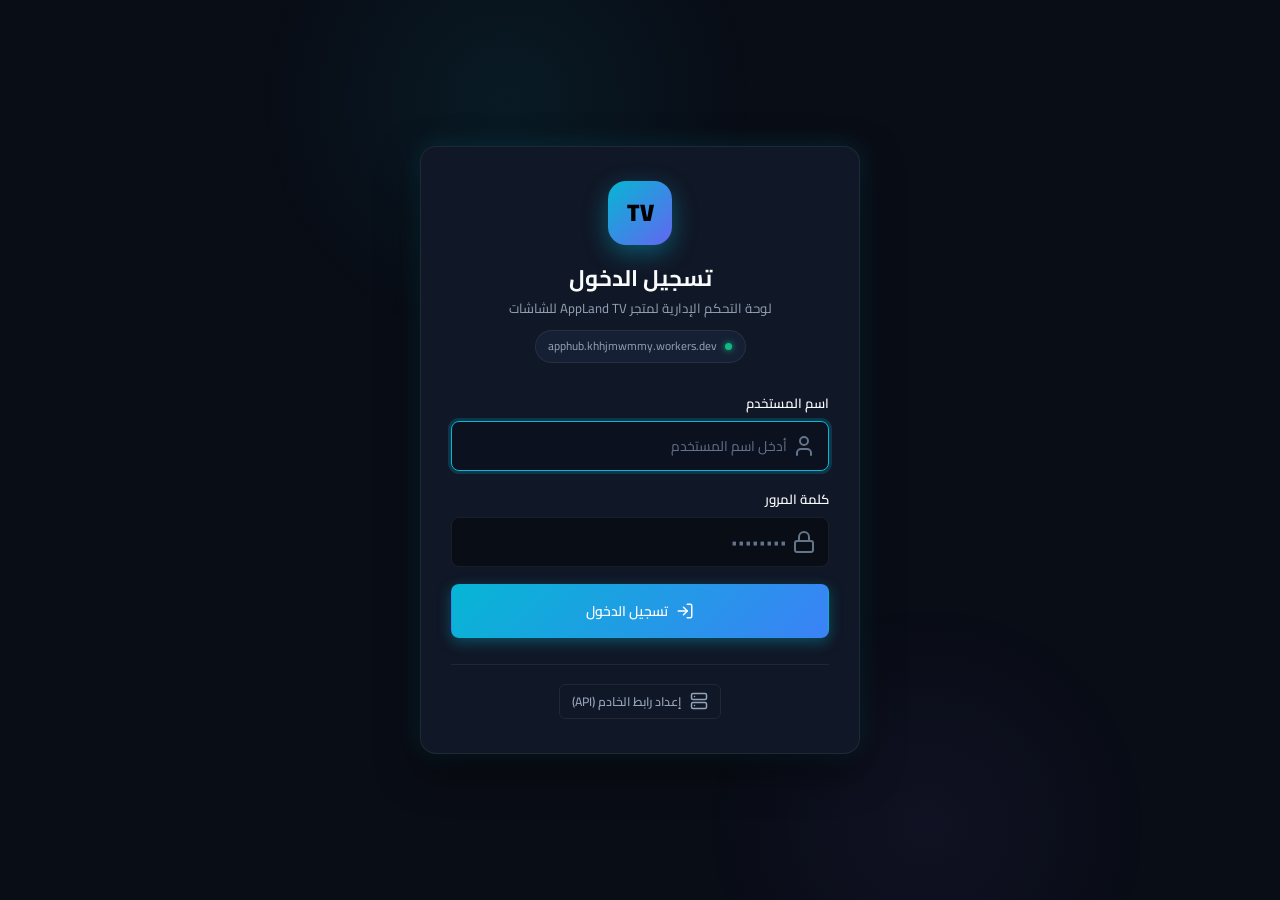
<file: index.html>
<!DOCTYPE html>
<html lang="ar" dir="rtl">
<head>
  <meta charset="UTF-8">
  <meta name="viewport" content="width=device-width, initial-scale=1.0">
  <title>لوحة التحكم الرئيسية — AppHub TV</title>
  <link rel="stylesheet" href="css/style.css">
  <script src="assets/lucide.min.js"></script>
</head>
<body>

  <div class="sidebar-overlay" id="sidebarOverlay"></div>

  <div class="app-layout">
    <!-- ===== القائمة الجانبية (Sidebar) ===== -->
    <aside class="sidebar" id="appSidebar">
      <div class="sidebar-header">
        <div class="brand-badge">
          <div class="brand-logo" style="background:linear-gradient(135deg, #06b6d4, #6366f1);color:#000;font-weight:900;">TV</div>
          <div class="brand-info">
            <h2>AppLand TV</h2>
            <span>متجر الشاشات والتلفاز</span>
          </div>
        </div>
      </div>

      <nav class="sidebar-nav">
        <span class="nav-section-title">القائمة الرئيسية</span>
        <a href="index.html" class="nav-link" data-page="dashboard">
          <i data-lucide="layout-dashboard"></i>
          <span>لوحة التحكم</span>
        </a>
        <a href="apps.html" class="nav-link" data-page="apps">
          <i data-lucide="tv"></i>
          <span>تطبيقات الشاشة</span>
        </a>
        <a href="submissions.html" class="nav-link" data-page="submissions">
          <i data-lucide="inbox"></i>
          <span>طلبات المطورين</span>
          <span class="badge badge-warning" id="submissionsPendingBadge" style="display:none;margin-right:auto;">0</span>
        </a>
        <a href="categories.html" class="nav-link" data-page="categories">
          <i data-lucide="folder-tree"></i>
          <span>الأقسام</span>
        </a>
        <a href="versions.html" class="nav-link" data-page="versions">
          <i data-lucide="tag"></i>
          <span>الإصدارات</span>
        </a>

        <span class="nav-section-title">التحليلات والنظام</span>
        <a href="stats.html" class="nav-link" data-page="stats">
          <i data-lucide="bar-chart-3"></i>
          <span>الإحصائيات</span>
        </a>
        <a href="settings.html" class="nav-link" data-page="settings">
          <i data-lucide="settings"></i>
          <span>الإعدادات</span>
        </a>
      </nav>

      <div class="sidebar-footer">
        <div class="user-profile-card">
          <div class="user-avatar" id="userAvatar">A</div>
          <div class="user-details">
            <div class="user-name" id="userName">مدير النظام</div>
            <div class="server-badge">
              <span class="server-dot"></span>
              <span id="serverLabel">متصل</span>
            </div>
          </div>
        </div>
        <div class="sidebar-actions-grid">
          <a href="server.html" class="btn btn-ghost btn-sm" title="إعداد الخادم">
            <i data-lucide="server"></i>
            <span>الخادم</span>
          </a>
          <button class="btn btn-danger btn-sm btn-logout" title="تسجيل الخروج">
            <i data-lucide="log-out"></i>
            <span>خروج</span>
          </button>
        </div>
      </div>
    </aside>

    <!-- ===== المحتوى الرئيسي ===== -->
    <div class="main-wrapper">
      <header class="top-header">
        <div class="header-title-wrap">
          <button class="mobile-menu-btn" id="mobileMenuToggle" aria-label="فتح القائمة">
            <i data-lucide="menu"></i>
          </button>
          <h1>لوحة التحكم</h1>
        </div>
        <div class="header-actions">
          <button class="btn btn-ghost btn-sm" id="refreshDashboardBtn">
            <i data-lucide="refresh-cw"></i>
            <span>تحديث</span>
          </button>
          <a href="apps.html" class="btn btn-primary btn-sm">
            <i data-lucide="plus"></i>
            <span>إضافة تطبيق</span>
          </a>
        </div>
      </header>

      <main class="page-container">
        <!-- شبكة الإحصائيات السريعة -->
        <div class="stats-grid">
          <div class="stat-box">
            <div class="stat-info">
              <span class="stat-number" id="statApps">—</span>
              <span class="stat-label">إجمالي التطبيقات</span>
            </div>
            <div class="stat-icon-wrap cyan">
              <i data-lucide="smartphone"></i>
            </div>
          </div>

          <div class="stat-box">
            <div class="stat-info">
              <span class="stat-number" id="statGames">—</span>
              <span class="stat-label">الألعاب</span>
            </div>
            <div class="stat-icon-wrap amber">
              <i data-lucide="gamepad-2"></i>
            </div>
          </div>

          <div class="stat-box">
            <div class="stat-info">
              <span class="stat-number" id="statCategories">—</span>
              <span class="stat-label">الأقسام</span>
            </div>
            <div class="stat-icon-wrap purple">
              <i data-lucide="folder-tree"></i>
            </div>
          </div>

          <div class="stat-box">
            <div class="stat-info">
              <span class="stat-number" id="statDownloads">—</span>
              <span class="stat-label">إجمالي التحميلات</span>
            </div>
            <div class="stat-icon-wrap emerald">
              <i data-lucide="download-cloud"></i>
            </div>
          </div>
        </div>

        <!-- الجداول السريعة -->
        <div class="two-col-grid">
          <!-- أحدث التطبيقات -->
          <div class="card">
            <div class="card-header">
              <div class="card-title">
                <i data-lucide="sparkles"></i>
                <h2>أحدث التطبيقات</h2>
              </div>
              <a href="apps.html" class="btn btn-ghost btn-sm">
                <span>عرض الكل</span>
                <i data-lucide="arrow-left"></i>
              </a>
            </div>
            <div class="table-responsive">
              <table id="latestAppsTable">
                <thead>
                  <tr>
                    <th>التطبيق</th>
                    <th>الإصدار</th>
                    <th>تاريخ التحديث</th>
                  </tr>
                </thead>
                <tbody id="latestAppsBody">
                  <tr>
                    <td colspan="3" class="empty-state">
                      <div class="empty-icon"><i data-lucide="loader-2"></i></div>
                      <p>جارٍ تحميل البيانات...</p>
                    </td>
                  </tr>
                </tbody>
              </table>
            </div>
          </div>

          <!-- الأكثر تحميلاً -->
          <div class="card">
            <div class="card-header">
              <div class="card-title">
                <i data-lucide="flame"></i>
                <h2>الأكثر تحميلاً</h2>
              </div>
              <a href="stats.html" class="btn btn-ghost btn-sm">
                <span>عرض الإحصائيات</span>
                <i data-lucide="arrow-left"></i>
              </a>
            </div>
            <div class="table-responsive">
              <table id="topAppsTable">
                <thead>
                  <tr>
                    <th>التطبيق</th>
                    <th>القسم</th>
                    <th>التحميلات</th>
                  </tr>
                </thead>
                <tbody id="topAppsBody">
                  <tr>
                    <td colspan="3" class="empty-state">
                      <div class="empty-icon"><i data-lucide="loader-2"></i></div>
                      <p>جارٍ تحميل البيانات...</p>
                    </td>
                  </tr>
                </tbody>
              </table>
            </div>
          </div>
        </div>
      </main>
    </div>
  </div>

  <!-- شريط التنقل السفلي للهواتف -->
  <nav class="mobile-bottom-nav">
    <a href="index.html" class="bottom-nav-item active" data-page="dashboard">
      <i data-lucide="layout-dashboard"></i>
      <span>الرئيسية</span>
    </a>
    <a href="apps.html" class="bottom-nav-item" data-page="apps">
      <i data-lucide="smartphone"></i>
      <span>التطبيقات</span>
    </a>
    <a href="categories.html" class="bottom-nav-item" data-page="categories">
      <i data-lucide="folder-tree"></i>
      <span>الأقسام</span>
    </a>
    <a href="stats.html" class="bottom-nav-item" data-page="stats">
      <i data-lucide="bar-chart-3"></i>
      <span>الإحصائيات</span>
    </a>
    <a href="settings.html" class="bottom-nav-item" data-page="settings">
      <i data-lucide="settings"></i>
      <span>الإعدادات</span>
    </a>
  </nav>

  <div id="toastNotice" class="toast-notice"></div>

  <script src="js/core.js"></script>
  <script>
    document.addEventListener('DOMContentLoaded', async () => {
      Core.setupLayout('dashboard');

      const isAuthed = await Core.checkAuth();
      if (!isAuthed) return;

      async function loadDashboardData() {
        try {
          const [appsRes, catsRes, statsRes] = await Promise.allSettled([
            Core.api('/api/admin/apps'),
            Core.api('/api/admin/categories'),
            Core.api('/api/admin/stats')
          ]);

          const apps = (appsRes.status === 'fulfilled' && (appsRes.value.items || appsRes.value)) || [];
          const cats = (catsRes.status === 'fulfilled' && (catsRes.value.items || catsRes.value)) || [];
          const stats = (statsRes.status === 'fulfilled' && statsRes.value) || {};

          // Update Stats Cards
          document.getElementById('statApps').textContent = stats.totalApps ?? apps.length;
          document.getElementById('statGames').textContent = stats.totalGames ?? apps.filter(a => a.isGame).length;
          document.getElementById('statCategories').textContent = stats.totalCategories ?? cats.length;
          document.getElementById('statDownloads').textContent = (stats.totalDownloads ?? 0).toLocaleString();

          // Latest apps
          const latest = (stats.latestApps && stats.latestApps.length ? stats.latestApps : [...apps].sort((a,b) => new Date(b.updatedAt||0) - new Date(a.updatedAt||0))).slice(0, 5);
          const latestBody = document.getElementById('latestAppsBody');
          if (latest.length) {
            latestBody.innerHTML = latest.map(item => `
              <tr>
                <td>
                  <div class="app-row-title">${Core.esc(item.name)}</div>
                  <div class="app-row-meta">${Core.esc(item.id || '')}</div>
                </td>
                <td><span class="badge badge-primary">${Core.esc(item.versionName || 'v1.0')}</span></td>
                <td><span class="text-muted">${Core.fmtDate(item.updatedAt || item.createdAt)}</span></td>
              </tr>
            `).join('');
          } else {
            latestBody.innerHTML = `
              <tr>
                <td colspan="3" class="empty-state">
                  <div class="empty-icon"><i data-lucide="package-open"></i></div>
                  <p>لا توجد تطبيقات مضافة بعد</p>
                </td>
              </tr>
            `;
          }

          // Top apps
          const top = (stats.topApps && stats.topApps.length ? stats.topApps : [...apps].sort((a,b) => (b.downloadCount||0) - (a.downloadCount||0))).slice(0, 5);
          const topBody = document.getElementById('topAppsBody');
          if (top.length) {
            topBody.innerHTML = top.map(item => `
              <tr>
                <td>
                  <div class="app-row-title">${Core.esc(item.name)}</div>
                  <div class="app-row-meta">${Core.esc(item.developer || '')}</div>
                </td>
                <td><span class="badge badge-neutral">${Core.esc(item.categoryName || 'عام')}</span></td>
                <td><span class="badge badge-success"><i data-lucide="download"></i> ${(item.downloadCount || 0).toLocaleString()}</span></td>
              </tr>
            `).join('');
          } else {
            topBody.innerHTML = `
              <tr>
                <td colspan="3" class="empty-state">
                  <div class="empty-icon"><i data-lucide="trending-up"></i></div>
                  <p>لا توجد بيانات تحميلات حتى الآن</p>
                </td>
              </tr>
            `;
          }

          Core.initIcons();
        } catch (e) {
          Core.toast('حدث خطأ أثناء تحميل البيانات: ' + e.message, 'error');
        }
      }

      document.getElementById('refreshDashboardBtn')?.addEventListener('click', () => {
        Core.toast('جارٍ تحديث البيانات...', 'info');
        loadDashboardData();
      });

      loadDashboardData();
    });
  </script>
</body>
</html>
</file>
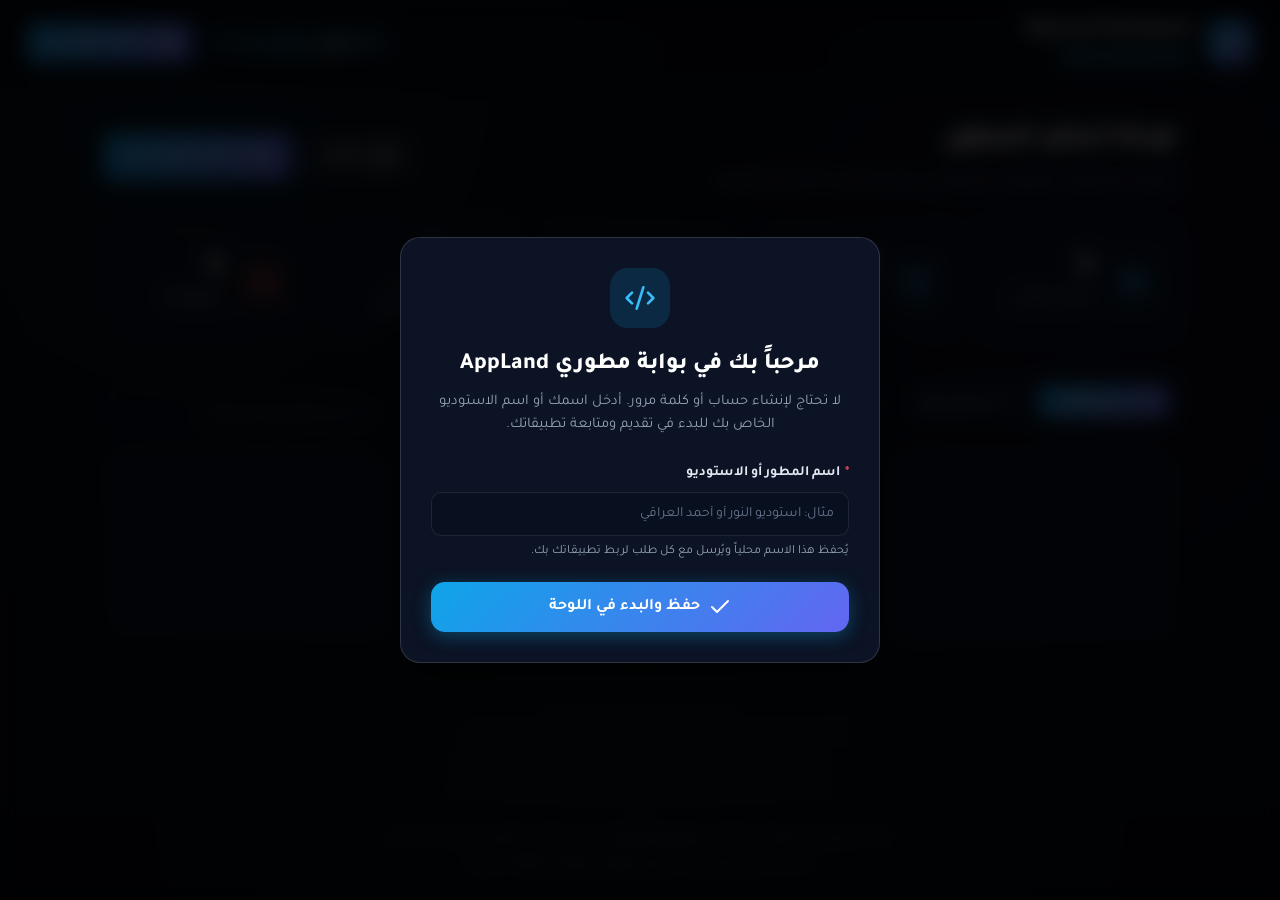
<file: dev/index.html>
<!DOCTYPE html>
<html lang="ar" dir="rtl">
<head>
  <meta charset="UTF-8">
  <title>بوابة مطوري AppLand</title>
</head>
<body>
  <script>
    window.location.replace('dashboard.html');
  </script>
</body>
</html>
</file>
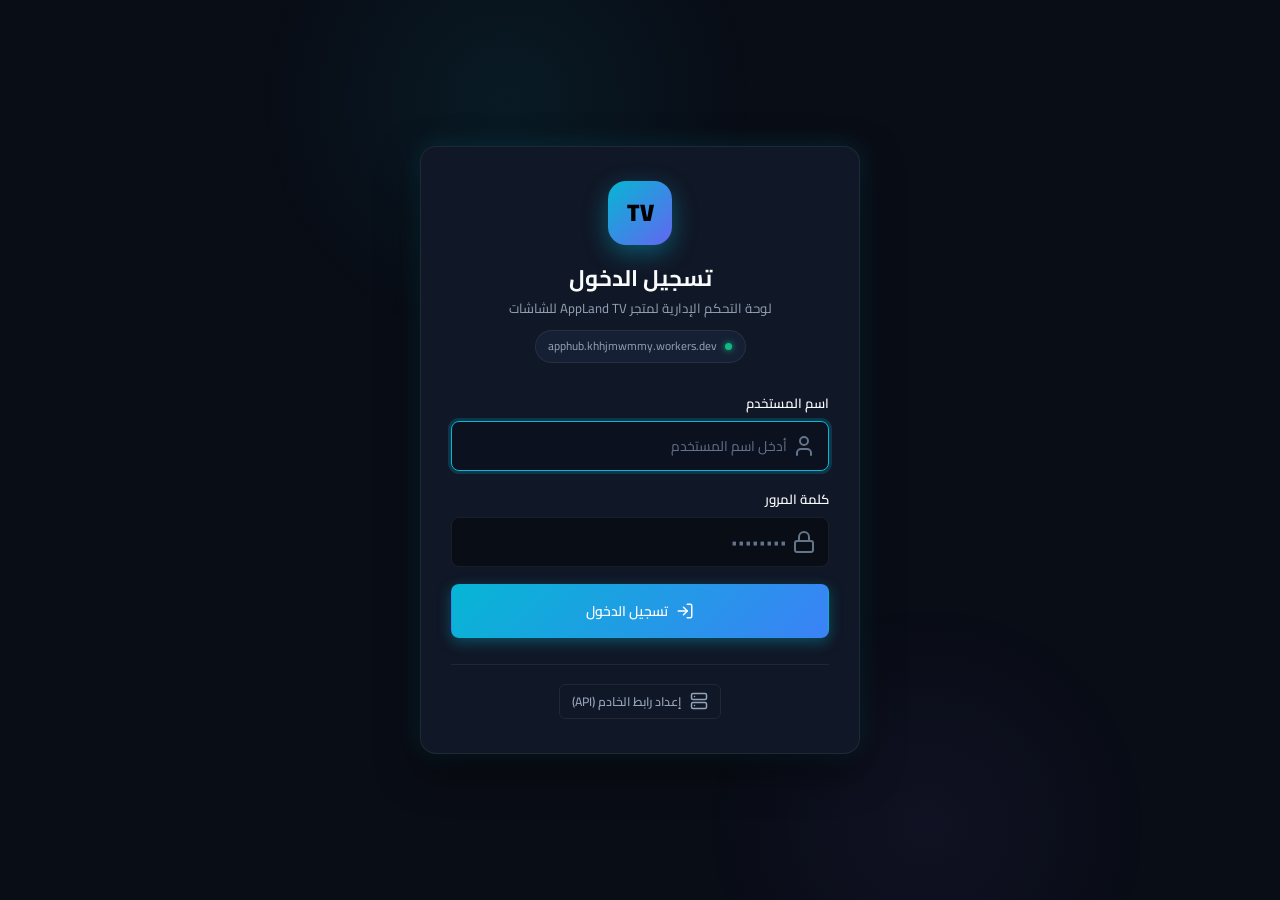
<file: apps.html>
<!DOCTYPE html>
<html lang="ar" dir="rtl">
<head>
  <meta charset="UTF-8">
  <meta name="viewport" content="width=device-width, initial-scale=1.0">
  <title>إدارة التطبيقات — AppLand TV</title>
  <link rel="stylesheet" href="css/style.css">
  <script src="assets/lucide.min.js"></script>
</head>
<body>

  <div class="sidebar-overlay" id="sidebarOverlay"></div>

  <div class="app-layout">
    <!-- ===== القائمة الجانبية ===== -->
    <aside class="sidebar" id="appSidebar">
      <div class="sidebar-header">
        <div class="brand-badge">
          <div class="brand-logo" style="background:linear-gradient(135deg, #06b6d4, #6366f1);color:#000;font-weight:900;">TV</div>
          <div class="brand-info">
            <h2>AppLand TV</h2>
            <span>متجر الشاشات والتلفاز</span>
          </div>
        </div>
      </div>

      <nav class="sidebar-nav">
        <span class="nav-section-title">القائمة الرئيسية</span>
        <a href="index.html" class="nav-link" data-page="dashboard">
          <i data-lucide="layout-dashboard"></i>
          <span>لوحة التحكم</span>
        </a>
        <a href="submissions.html" class="nav-link" data-page="submissions">
          <i data-lucide="inbox"></i>
          <span>طلبات المطورين</span>
          <span class="badge badge-warning" id="submissionsPendingBadge" style="display:none;margin-right:auto;">0</span>
        </a>
        <a href="apps.html" class="nav-link" data-page="apps">
          <i data-lucide="tv"></i>
          <span>تطبيقات الشاشة</span>
        </a>
        <a href="categories.html" class="nav-link" data-page="categories">
          <i data-lucide="folder-tree"></i>
          <span>الأقسام</span>
        </a>
        <a href="versions.html" class="nav-link" data-page="versions">
          <i data-lucide="tag"></i>
          <span>الإصدارات</span>
        </a>

        <span class="nav-section-title">التحليلات والنظام</span>
        <a href="stats.html" class="nav-link" data-page="stats">
          <i data-lucide="bar-chart-3"></i>
          <span>الإحصائيات</span>
        </a>
        <a href="settings.html" class="nav-link" data-page="settings">
          <i data-lucide="settings"></i>
          <span>الإعدادات</span>
        </a>
      </nav>

      <div class="sidebar-footer">
        <div class="user-profile-card">
          <div class="user-avatar" id="userAvatar">A</div>
          <div class="user-details">
            <div class="user-name" id="userName">مدير النظام</div>
            <div class="server-badge">
              <span class="server-dot"></span>
              <span id="serverLabel">متصل</span>
            </div>
          </div>
        </div>
        <div class="sidebar-actions-grid">
          <a href="server.html" class="btn btn-ghost btn-sm" title="إعداد الخادم">
            <i data-lucide="server"></i>
            <span>الخادم</span>
          </a>
          <button class="btn btn-danger btn-sm btn-logout" title="تسجيل الخروج">
            <i data-lucide="log-out"></i>
            <span>خروج</span>
          </button>
        </div>
      </div>
    </aside>

    <!-- ===== المحتوى الرئيسي ===== -->
    <div class="main-wrapper">
      <header class="top-header">
        <div class="header-title-wrap">
          <button class="mobile-menu-btn" id="mobileMenuToggle" aria-label="فتح القائمة">
            <i data-lucide="menu"></i>
          </button>
          <h1>إدارة تطبيقات متجر الشاشة (Android TV)</h1>
        </div>
        <div class="header-actions">
          <button class="btn btn-primary btn-sm" id="openAddAppModalBtn">
            <i data-lucide="plus"></i>
            <span>إضافة تطبيق</span>
          </button>
        </div>
      </header>

      <main class="page-container">
        <!-- شريط البحث والفلترة -->
        <div class="toolbar-bar">
          <div class="search-box">
            <div class="input-with-icon">
              <input type="text" id="searchInput" placeholder="ابحث باسم التطبيق أو المعرف...">
              <span class="input-icon"><i data-lucide="search"></i></span>
            </div>
          </div>

          <div style="display:flex;gap:0.75rem;flex-wrap:wrap;align-items:center;">
            <select id="filterCategory" style="width:auto;min-width:160px;">
              <option value="">جميع الأقسام</option>
            </select>

            <select id="filterType" style="width:auto;min-width:140px;">
              <option value="all">الكل</option>
              <option value="app">تطبيقات فقط</option>
              <option value="game">ألعاب فقط</option>
              <option value="featured">المميزة فقط</option>
            </select>

            <button class="btn btn-ghost btn-icon" id="refreshBtn" title="تحديث القائمة">
              <i data-lucide="refresh-cw"></i>
            </button>
          </div>
        </div>

        <!-- جدول التطبيقات -->
        <div class="card" style="padding:0;">
          <div class="table-responsive">
            <table>
              <thead>
                <tr>
                  <th>التطبيق</th>
                  <th>القسم</th>
                  <th>الإصدار</th>
                  <th>الحجم</th>
                  <th>التحميلات</th>
                  <th>الحالة</th>
                  <th style="text-align:left;">إجراءات</th>
                </tr>
              </thead>
              <tbody id="appsTableBody">
                <tr>
                  <td colspan="7" class="empty-state">
                    <div class="empty-icon"><i data-lucide="loader-2"></i></div>
                    <p>جارٍ تحميل قائمة التطبيقات...</p>
                  </td>
                </tr>
              </tbody>
            </table>
          </div>
        </div>
      </main>
    </div>
  </div>

  <!-- شريط التنقل السفلي للهواتف -->
  <nav class="mobile-bottom-nav">
    <a href="index.html" class="bottom-nav-item" data-page="dashboard">
      <i data-lucide="layout-dashboard"></i>
      <span>الرئيسية</span>
    </a>
    <a href="apps.html" class="bottom-nav-item active" data-page="apps">
      <i data-lucide="smartphone"></i>
      <span>التطبيقات</span>
    </a>
    <a href="categories.html" class="bottom-nav-item" data-page="categories">
      <i data-lucide="folder-tree"></i>
      <span>الأقسام</span>
    </a>
    <a href="stats.html" class="bottom-nav-item" data-page="stats">
      <i data-lucide="bar-chart-3"></i>
      <span>الإحصائيات</span>
    </a>
    <a href="settings.html" class="bottom-nav-item" data-page="settings">
      <i data-lucide="settings"></i>
      <span>الإعدادات</span>
    </a>
  </nav>

  <div id="toastNotice" class="toast-notice"></div>

  <script src="js/core.js"></script>
  <script>
    document.addEventListener('DOMContentLoaded', async () => {
      Core.setupLayout('apps');

      const isAuthed = await Core.checkAuth();
      if (!isAuthed) return;

      let allApps = [];
      let allSections = [];
      let allCategories = [];

      function getAppFormFields() {
        const secOpts = allSections.map(s => ({ value: s.id, label: s.name }));
        if (!secOpts.length) secOpts.push({ value: 'apps', label: 'تطبيقات عامة' });

        const catOpts = allCategories.map(c => ({ value: c.id, label: `${c.name} (${c.sectionId || 'apps'})` }));
        if (!catOpts.length) catOpts.push({ value: 'misc', label: 'تطبيقات عامة' });

        return [
          { name: 'name', label: 'اسم التطبيق *', required: true, placeholder: 'مثال: YouTube TV أو Smart Media' },
          { name: 'iconUrl', label: 'رابط صورة الأيقونة (URL مباشر) *', required: true, full: true, placeholder: 'https://example.com/icon.png', hint: 'الصور تكون عبر رابط ويب مباشر وليس رفع ملف' },
          { name: 'shortDescription', label: 'وصف مختصر *', required: true, full: true, placeholder: 'أفضل تطبيق لمشاهدة القنوات والأفلام بجودة عالية...' },
          { name: 'fullDescription', label: 'الوصف الكامل وميزات التطبيق', type: 'textarea', rows: 4, full: true, placeholder: 'اكتب هنا تفاصيل وميزات التطبيق والتوافق مع شاشات التلفزيون...' },
          { name: 'screenshots', label: 'روابط لقطات الشاشة (URLs) — يُسمح بلقطة شاشة واحدة (1) على الأقل', type: 'textarea', rows: 3, full: true, placeholder: 'https://example.com/screen1.png\nhttps://example.com/screen2.png', hint: 'ضع رابط لقطة شاشة واحدة على الأقل أو عدة روابط (رابط لكل سطر أو مفصولة بفواصل) عبر روابط مباشرة' },
          { name: 'packageName', label: 'اسم الحزمة (Package Name)', full: true, placeholder: 'مثال: com.google.android.youtube.tv', hint: 'مهم جداً للتحقق من التثبيت وتفعيل أزرار فتح التطبيق وإزالته' },
          { name: 'apkUrl', label: 'رابط تحميل ملف APK المباشر', full: true, placeholder: 'https://github.com/.../releases/download/.../app.apk' },
          { name: 'sectionId', label: 'القسم الرئيسي', type: 'select', options: secOpts },
          { name: 'categoryId', label: 'الفئة الفرعية', type: 'select', options: catOpts },
          { name: 'developer', label: 'المطور أو الاستوديو', placeholder: 'مثال: Google LLC' },
          { name: 'versionName', label: 'رقم الإصدار (Version Name)', placeholder: '1.0.0', default: '1.0.0' },
          { name: 'versionCode', label: 'رمز الإصدار (Version Code)', type: 'number', placeholder: '1', default: 1 },
          { name: 'sizeBytes', label: 'حجم ملف APK (بالبايت)', type: 'number', placeholder: 'مثال: 25000000 (حوالي 25MB)' },
          { name: 'targetType', label: 'نوع الجهاز المتوافق', type: 'select', options: [
            { value: 'TV', label: 'شاشات التلفزيون (Android TV)' },
            { value: 'BOTH', label: 'التلفزيون والهاتف معاً' },
            { value: 'PHONE', label: 'الهاتف فقط' }
          ]},
          { name: 'isFeatured', label: 'تطبيق مميز (يظهر في البانر البارز وشريط الواجهة)', type: 'checkbox', default: false },
          { name: 'isGame', label: 'تصنيف كـ لعبة ترفيهية', type: 'checkbox', default: false },
          { name: 'published', label: 'منشور في المتجر ومتاح للتحميل فوراً', type: 'checkbox', default: true },
        ];
      }

      async function loadData() {
        try {
          const [appsRes, secsRes, catsRes] = await Promise.all([
            Core.api('/api/admin/apps'),
            Core.api('/api/admin/sections').catch(() => ({ items: [] })),
            Core.api('/api/admin/categories')
          ]);

          allApps = (appsRes && appsRes.items) || appsRes || [];
          allSections = (secsRes && secsRes.items) || [];
          allCategories = (catsRes && catsRes.items) || catsRes || [];

          populateCategoryFilter();
          renderAppsTable();
        } catch (e) {
          Core.toast('فشل تحميل التطبيقات: ' + e.message, 'error');
        }
      }

      function populateCategoryFilter() {
        const sel = document.getElementById('filterCategory');
        sel.innerHTML = '<option value="">جميع الأقسام</option>' + allCategories.map(c => `
          <option value="${Core.esc(c.id)}">${Core.esc(c.name)}</option>
        `).join('');
      }

      function renderAppsTable() {
        const search = document.getElementById('searchInput').value.trim().toLowerCase();
        const selectedCat = document.getElementById('filterCategory').value;
        const selectedType = document.getElementById('filterType').value;

        let filtered = allApps.filter(app => {
          if (search) {
            const matchesName = (app.name || '').toLowerCase().includes(search);
            const matchesId = (app.id || '').toLowerCase().includes(search);
            const matchesPkg = (app.packageName || '').toLowerCase().includes(search);
            if (!matchesName && !matchesId && !matchesPkg) return false;
          }
          if (selectedCat && app.categoryId !== selectedCat) return false;
          if (selectedType === 'app' && app.isGame) return false;
          if (selectedType === 'game' && !app.isGame) return false;
          if (selectedType === 'featured' && !app.isFeatured) return false;
          return true;
        });

        const tbody = document.getElementById('appsTableBody');
        if (!filtered.length) {
          tbody.innerHTML = `
            <tr>
              <td colspan="7" class="empty-state">
                <div class="empty-icon"><i data-lucide="smartphone"></i></div>
                <p>لم يتم العثور على أي تطبيقات مطابقة</p>
                <button class="btn btn-primary btn-sm" id="emptyAddBtn">
                  <i data-lucide="plus"></i>
                  <span>إضافة تطبيق جديد</span>
                </button>
              </td>
            </tr>
          `;
          document.getElementById('emptyAddBtn')?.addEventListener('click', () => openAppEditor());
          Core.initIcons();
          return;
        }

        tbody.innerHTML = filtered.map(a => `
          <tr>
            <td>
              <div style="display:flex;align-items:center;gap:0.75rem;">
                ${a.iconUrl ? `<img src="${Core.esc(a.iconUrl)}" alt="" style="width:36px;height:36px;border-radius:8px;object-fit:cover;background:#1a2234;" onerror="this.style.display='none'">` : ''}
                <div>
                  <div class="app-row-title">${Core.esc(a.name)}</div>
                  <div class="app-row-meta">${Core.esc(a.packageName || a.id)}</div>
                </div>
              </div>
            </td>
            <td><span class="badge badge-neutral">${Core.esc([a.sectionName, a.categoryName || a.categoryId].filter(Boolean).join(' › ') || '—')}</span></td>
            <td><span class="badge badge-primary">${Core.esc(a.versionName || '1.0')}</span></td>
            <td><span class="text-muted">${Core.fmtSize(a.sizeBytes)}</span></td>
            <td><strong>${(a.downloadCount ?? 0).toLocaleString()}</strong></td>
            <td>
              <div style="display:flex;gap:0.35rem;flex-wrap:wrap;">
                ${a.isFeatured ? '<span class="badge badge-primary"><i data-lucide="star"></i> مميز</span>' : ''}
                ${a.isGame ? '<span class="badge badge-warning"><i data-lucide="gamepad-2"></i> لعبة</span>' : ''}
                ${a.published !== false ? '<span class="badge badge-success"><i data-lucide="check"></i> منشور</span>' : '<span class="badge badge-danger"><i data-lucide="eye-off"></i> مخفي</span>'}
              </div>
            </td>
            <td style="text-align:left;">
              <div class="table-actions">
                <button class="btn btn-ghost btn-icon btn-sm edit-app-btn" data-id="${Core.esc(a.id)}" title="تعديل التطبيق">
                  <i data-lucide="edit-3"></i>
                </button>
                <button class="btn btn-danger btn-icon btn-sm delete-app-btn" data-id="${Core.esc(a.id)}" title="حذف التطبيق">
                  <i data-lucide="trash-2"></i>
                </button>
              </div>
            </td>
          </tr>
        `).join('');

        // Bind Edit & Delete
        tbody.querySelectorAll('.edit-app-btn').forEach(btn => {
          btn.addEventListener('click', () => {
            const id = btn.getAttribute('data-id');
            const targetApp = allApps.find(x => x.id === id);
            if (targetApp) openAppEditor(targetApp);
          });
        });

        tbody.querySelectorAll('.delete-app-btn').forEach(btn => {
          btn.addEventListener('click', async () => {
            const id = btn.getAttribute('data-id');
            const targetApp = allApps.find(x => x.id === id);
            const name = targetApp ? targetApp.name : id;
            if (confirm(`هل أنت متأكد من رغبتك في حذف التطبيق "${name}"؟ هذا الإجراء لا يمكن التراجع عنه.`)) {
              try {
                await Core.api('/api/admin/apps/' + encodeURIComponent(id), { method: 'DELETE' });
                Core.toast('تم حذف التطبيق بنجاح', 'success');
                await loadData();
              } catch (err) {
                Core.toast('فشل حذف التطبيق: ' + err.message, 'error');
              }
            }
          });
        });

        Core.initIcons();
      }

      function openAppEditor(existingApp = null) {
        const isEdit = !!existingApp;
        const initialData = Object.assign({}, existingApp || {}, {
          keywords: (existingApp && existingApp.keywords || []).join(', '),
          screenshots: (existingApp && existingApp.screenshots || []).join('\n')
        });

        Core.openModal({
          title: isEdit ? `تعديل: ${existingApp.name || ''}` : 'إضافة تطبيق جديد',
          fields: getAppFormFields(),
          initialData,
          onSubmit: async (out) => {
            if (out.categoryId) {
              const c = allCategories.find(x => x.id === out.categoryId);
              if (c) {
                if (!out.categoryName) out.categoryName = c.name;
                if (!out.sectionId && c.sectionId) out.sectionId = c.sectionId;
              }
            }
            if (out.sectionId) {
              const s = allSections.find(x => x.id === out.sectionId);
              if (s && !out.sectionName) out.sectionName = s.name;
            }

            if (isEdit) {
              await Core.api('/api/admin/apps/' + encodeURIComponent(existingApp.id), {
                method: 'PUT',
                body: JSON.stringify(out)
              });
              Core.toast('تم تحديث التطبيق بنجاح', 'success');
            } else {
              if (!out.id) delete out.id;
              await Core.api('/api/admin/apps', {
                method: 'POST',
                body: JSON.stringify(out)
              });
              Core.toast('تمت إضافة التطبيق بنجاح', 'success');
            }
            await loadData();
          }
        });
      }

      document.getElementById('openAddAppModalBtn').addEventListener('click', () => openAppEditor());
      document.getElementById('searchInput').addEventListener('input', renderAppsTable);
      document.getElementById('filterCategory').addEventListener('change', renderAppsTable);
      document.getElementById('filterType').addEventListener('change', renderAppsTable);
      document.getElementById('refreshBtn').addEventListener('click', () => {
        Core.toast('جارٍ التحديث...', 'info');
        loadData();
      });

      loadData();
    });
  </script>
</body>
</html>
</file>
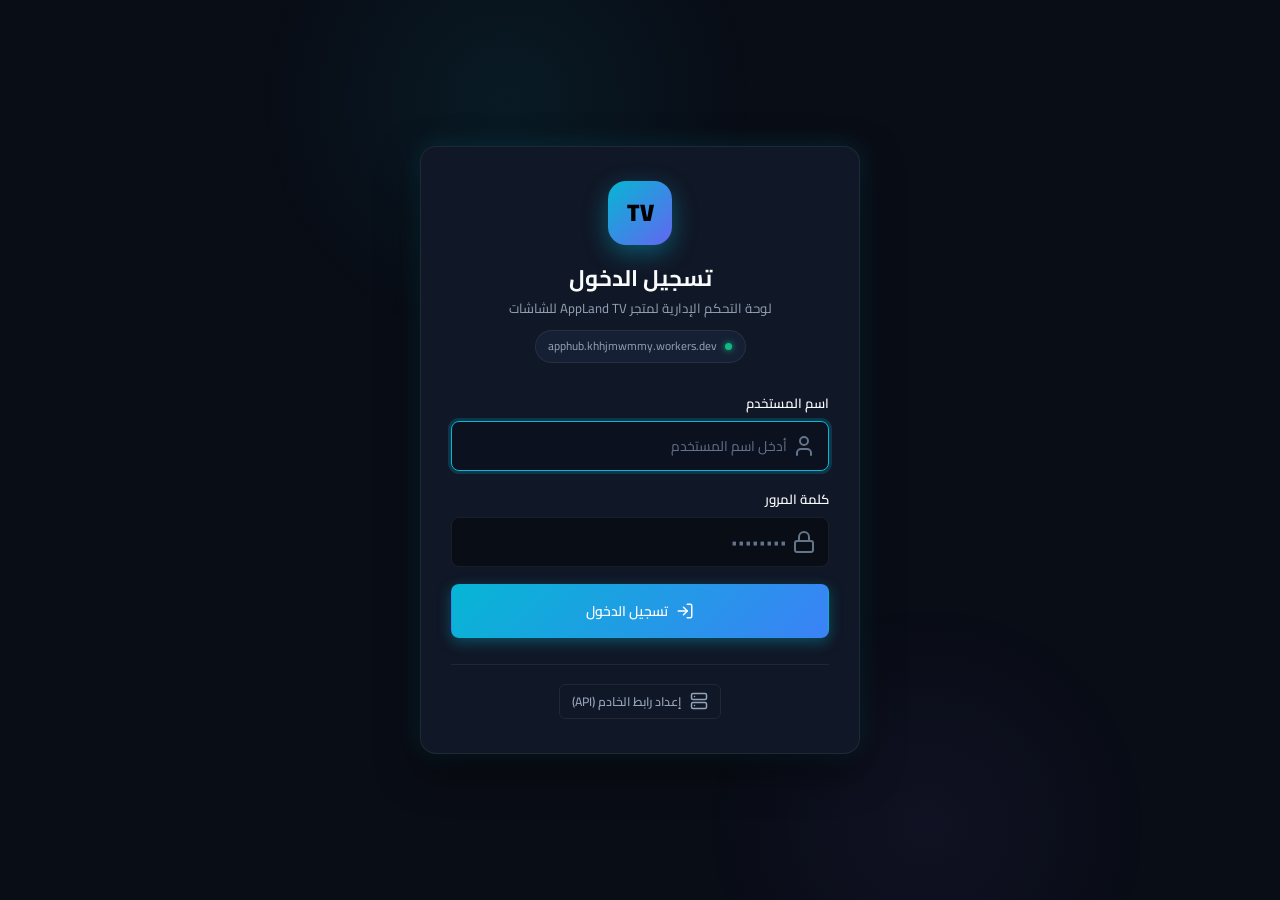
<file: categories.html>
<!DOCTYPE html>
<html lang="ar" dir="rtl">
<head>
  <meta charset="UTF-8">
  <meta name="viewport" content="width=device-width, initial-scale=1.0">
  <title>إدارة الأقسام والفئات — AppLand TV</title>
  <link rel="stylesheet" href="css/style.css">
  <script src="assets/lucide.min.js"></script>
  <style>
    .tabs-header {
      display: flex;
      gap: 10px;
      margin-bottom: 20px;
      border-bottom: 1px solid var(--border);
      padding-bottom: 8px;
    }
    .tab-item-btn {
      background: none;
      border: none;
      color: var(--text-muted);
      font-family: inherit;
      font-size: 1rem;
      font-weight: 700;
      padding: 8px 16px;
      cursor: pointer;
      border-radius: var(--radius-sm);
      display: inline-flex;
      align-items: center;
      gap: 8px;
      transition: all 0.2s ease;
    }
    .tab-item-btn.active {
      background: rgba(14, 165, 233, 0.15);
      color: #38bdf8;
      border: 1px solid rgba(14, 165, 233, 0.3);
    }
    .tab-item-btn:hover:not(.active) {
      color: #fff;
      background: rgba(255,255,255,0.05);
    }
  </style>
</head>
<body>

  <div class="sidebar-overlay" id="sidebarOverlay"></div>

  <div class="app-layout">
    <!-- ===== القائمة الجانبية ===== -->
    <aside class="sidebar" id="appSidebar">
      <div class="sidebar-header">
        <div class="brand-badge">
          <div class="brand-logo" style="background:linear-gradient(135deg, #06b6d4, #6366f1);color:#000;font-weight:900;">TV</div>
          <div class="brand-info">
            <h2>AppLand TV</h2>
            <span>متجر الشاشات والتلفاز</span>
          </div>
        </div>
      </div>

      <nav class="sidebar-nav">
        <span class="nav-section-title">القائمة الرئيسية</span>
        <a href="index.html" class="nav-link" data-page="dashboard">
          <i data-lucide="layout-dashboard"></i>
          <span>لوحة التحكم</span>
        </a>
        <a href="submissions.html" class="nav-link" data-page="submissions">
          <i data-lucide="inbox"></i>
          <span>طلبات المطورين</span>
          <span class="badge badge-warning" id="submissionsPendingBadge" style="display:none;margin-right:auto;">0</span>
        </a>
        <a href="apps.html" class="nav-link" data-page="apps">
          <i data-lucide="tv"></i>
          <span>تطبيقات الشاشة</span>
        </a>
        <a href="categories.html" class="nav-link active" data-page="categories">
          <i data-lucide="folder-tree"></i>
          <span>الأقسام والفئات</span>
        </a>
        <a href="versions.html" class="nav-link" data-page="versions">
          <i data-lucide="tag"></i>
          <span>الإصدارات</span>
        </a>

        <span class="nav-section-title">التحليلات والنظام</span>
        <a href="stats.html" class="nav-link" data-page="stats">
          <i data-lucide="bar-chart-3"></i>
          <span>الإحصائيات</span>
        </a>
        <a href="settings.html" class="nav-link" data-page="settings">
          <i data-lucide="settings"></i>
          <span>الإعدادات</span>
        </a>
      </nav>

      <div class="sidebar-footer">
        <div class="user-profile-card">
          <div class="user-avatar" id="userAvatar">A</div>
          <div class="user-details">
            <div class="user-name" id="userName">مدير النظام</div>
            <div class="server-badge">
              <span class="server-dot"></span>
              <span id="serverLabel">متصل</span>
            </div>
          </div>
        </div>
        <div class="sidebar-actions-grid">
          <a href="server.html" class="btn btn-ghost btn-sm" title="إعداد الخادم">
            <i data-lucide="server"></i>
            <span>الخادم</span>
          </a>
          <button class="btn btn-danger btn-sm btn-logout" title="تسجيل الخروج">
            <i data-lucide="log-out"></i>
            <span>خروج</span>
          </button>
        </div>
      </div>
    </aside>

    <!-- ===== المحتوى الرئيسي ===== -->
    <div class="main-wrapper">
      <header class="top-header">
        <div class="header-title-wrap">
          <button class="mobile-menu-btn" id="mobileMenuToggle" aria-label="فتح القائمة">
            <i data-lucide="menu"></i>
          </button>
          <h1>إدارة الأقسام والفئات</h1>
        </div>
        <div class="header-actions" style="display:flex;gap:10px;">
          <button class="btn btn-primary btn-sm" id="openAddSectionBtn">
            <i data-lucide="folder-plus"></i>
            <span>+ إضافة قسم رئيسي</span>
          </button>
          <button class="btn btn-ghost btn-sm" id="openAddCategoryBtn" style="border-color:var(--border-light);">
            <i data-lucide="plus"></i>
            <span>+ إضافة فئة فرعية</span>
          </button>
        </div>
      </header>

      <main class="page-container">
        <!-- Tabs Header -->
        <div class="tabs-header">
          <button class="tab-item-btn active" id="tabSectionsBtn">
            <i data-lucide="layers"></i>
            <span>الأقسام الرئيسية (Sections)</span>
            <span class="badge badge-neutral" id="sectionsCountBadge">0</span>
          </button>
          <button class="tab-item-btn" id="tabCategoriesBtn">
            <i data-lucide="folder-tree"></i>
            <span>الفئات الفرعية (Categories)</span>
            <span class="badge badge-neutral" id="categoriesCountBadge">0</span>
          </button>
          <button class="btn btn-ghost btn-icon" id="refreshBtn" style="margin-right:auto;" title="تحديث البيانات">
            <i data-lucide="refresh-cw"></i>
          </button>
        </div>

        <!-- Section 1: Sections Table View -->
        <div id="sectionsView">
          <div class="toolbar-bar">
            <div>
              <h2 style="font-size:1.15rem;margin-bottom:0.25rem;">الأقسام الرئيسية لمتجر AppLand</h2>
              <p class="text-muted" style="font-size:0.85rem;">تنظيم الأقسام الرئيسية المشتركة بين لوحة الإدارة وبوابة المطورين والمتجر</p>
            </div>
          </div>

          <div class="card" style="padding:0;">
            <div class="table-responsive">
              <table>
                <thead>
                  <tr>
                    <th>اسم القسم</th>
                    <th>المعرف (ID)</th>
                    <th>عدد الفئات</th>
                    <th>الترتيب</th>
                    <th>الحالة</th>
                    <th style="text-align:left;">إجراءات</th>
                  </tr>
                </thead>
                <tbody id="sectionsTableBody">
                  <tr>
                    <td colspan="6" class="empty-state">
                      <div class="empty-icon"><i data-lucide="loader-2"></i></div>
                      <p>جارٍ تحميل الأقسام...</p>
                    </td>
                  </tr>
                </tbody>
              </table>
            </div>
          </div>
        </div>

        <!-- Section 2: Categories Table View (Hidden by default) -->
        <div id="categoriesView" style="display:none;">
          <div class="toolbar-bar">
            <div>
              <h2 style="font-size:1.15rem;margin-bottom:0.25rem;">الفئات الفرعية وتصنيفاتها</h2>
              <p class="text-muted" style="font-size:0.85rem;">كل فئة تنتمي لقسم رئيسي وتظهر للمطور تلقائياً عند اختياره للقسم</p>
            </div>
          </div>

          <div class="card" style="padding:0;">
            <div class="table-responsive">
              <table>
                <thead>
                  <tr>
                    <th>اسم الفئة</th>
                    <th>القسم التابع له</th>
                    <th>المعرف (ID)</th>
                    <th>الترتيب</th>
                    <th>الحالة</th>
                    <th style="text-align:left;">إجراءات</th>
                  </tr>
                </thead>
                <tbody id="categoriesTableBody">
                  <tr>
                    <td colspan="6" class="empty-state">
                      <div class="empty-icon"><i data-lucide="loader-2"></i></div>
                      <p>جارٍ تحميل الفئات...</p>
                    </td>
                  </tr>
                </tbody>
              </table>
            </div>
          </div>
        </div>
      </main>
    </div>
  </div>

  <!-- Mobile Bottom Nav -->
  <nav class="mobile-bottom-nav">
    <a href="index.html" class="bottom-nav-item" data-page="dashboard">
      <i data-lucide="layout-dashboard"></i>
      <span>الرئيسية</span>
    </a>
    <a href="apps.html" class="bottom-nav-item" data-page="apps">
      <i data-lucide="smartphone"></i>
      <span>التطبيقات</span>
    </a>
    <a href="categories.html" class="bottom-nav-item active" data-page="categories">
      <i data-lucide="folder-tree"></i>
      <span>الأقسام</span>
    </a>
    <a href="stats.html" class="bottom-nav-item" data-page="stats">
      <i data-lucide="bar-chart-3"></i>
      <span>الإحصائيات</span>
    </a>
    <a href="settings.html" class="bottom-nav-item" data-page="settings">
      <i data-lucide="settings"></i>
      <span>الإعدادات</span>
    </a>
  </nav>

  <div id="toastNotice" class="toast-notice"></div>

  <script src="js/core.js"></script>
  <script>
    document.addEventListener('DOMContentLoaded', async () => {
      Core.setupLayout('categories');

      const isAuthed = await Core.checkAuth();
      if (!isAuthed) return;

      let allSections = [];
      let allCategories = [];
      let activeTab = 'sections';

      // Tab switcher
      const tabSecBtn = document.getElementById('tabSectionsBtn');
      const tabCatBtn = document.getElementById('tabCategoriesBtn');
      const secView = document.getElementById('sectionsView');
      const catView = document.getElementById('categoriesView');

      tabSecBtn.addEventListener('click', () => {
        activeTab = 'sections';
        tabSecBtn.classList.add('active');
        tabCatBtn.classList.remove('active');
        secView.style.display = 'block';
        catView.style.display = 'none';
      });

      tabCatBtn.addEventListener('click', () => {
        activeTab = 'categories';
        tabCatBtn.classList.add('active');
        tabSecBtn.classList.remove('active');
        secView.style.display = 'none';
        catView.style.display = 'block';
      });

      // Load Sections & Categories
      async function loadAllData() {
        try {
          const [secRes, catRes] = await Promise.all([
            Core.api('/api/admin/sections').catch(() => ({ items: [] })),
            Core.api('/api/admin/categories')
          ]);

          allSections = secRes.items || [];
          allCategories = catRes.items || [];

          document.getElementById('sectionsCountBadge').textContent = allSections.length;
          document.getElementById('categoriesCountBadge').textContent = allCategories.length;

          renderSectionsTable();
          renderCategoriesTable();
        } catch (e) {
          Core.toast('فشل تحميل البيانات: ' + e.message, 'error');
        }
      }

      // Render Sections Table
      function renderSectionsTable() {
        const sorted = [...allSections].sort((a,b) => (a.order || 0) - (b.order || 0));
        const tbody = document.getElementById('sectionsTableBody');

        if (!sorted.length) {
          tbody.innerHTML = `
            <tr>
              <td colspan="6" class="empty-state">
                <div class="empty-icon"><i data-lucide="folder-plus"></i></div>
                <p>لا توجد أقسام رئيسية مضافة حالياً</p>
                <button class="btn btn-primary btn-sm" id="emptyAddSecBtn">
                  <i data-lucide="plus"></i>
                  <span>إضافة قسم رئيسي الآن</span>
                </button>
              </td>
            </tr>
          `;
          document.getElementById('emptyAddSecBtn')?.addEventListener('click', () => openSectionEditor());
          Core.initIcons();
          return;
        }

        tbody.innerHTML = sorted.map(s => {
          const catCount = allCategories.filter(c => c.sectionId === s.id).length;
          return `
            <tr>
              <td>
                <div style="display:flex;align-items:center;gap:0.65rem;">
                  <div style="width:34px;height:34px;background:rgba(14,165,233,0.15);color:#38bdf8;border-radius:8px;display:flex;align-items:center;justify-content:center;">
                    <i data-lucide="layers"></i>
                  </div>
                  <strong style="font-size:0.95rem;">${Core.esc(s.name)}</strong>
                </div>
              </td>
              <td><code class="badge badge-neutral" style="direction:ltr;">${Core.esc(s.id)}</code></td>
              <td><span class="badge badge-primary">${catCount} فئات</span></td>
              <td><span class="badge badge-neutral">${Core.esc(s.order ?? 0)}</span></td>
              <td>
                ${s.published !== false ? '<span class="badge badge-success"><i data-lucide="check"></i> منشور</span>' : '<span class="badge badge-danger"><i data-lucide="eye-off"></i> مخفي</span>'}
              </td>
              <td style="text-align:left;">
                <div class="table-actions">
                  <button class="btn btn-ghost btn-icon btn-sm edit-sec-btn" data-id="${Core.esc(s.id)}" title="تعديل القسم">
                    <i data-lucide="edit-3"></i>
                  </button>
                  <button class="btn btn-danger btn-icon btn-sm delete-sec-btn" data-id="${Core.esc(s.id)}" title="حذف القسم">
                    <i data-lucide="trash-2"></i>
                  </button>
                </div>
              </td>
            </tr>
          `;
        }).join('');

        tbody.querySelectorAll('.edit-sec-btn').forEach(b => {
          b.addEventListener('click', () => {
            const id = b.dataset.id;
            const target = allSections.find(x => x.id === id);
            if (target) openSectionEditor(target);
          });
        });

        tbody.querySelectorAll('.delete-sec-btn').forEach(b => {
          b.addEventListener('click', async () => {
            const id = b.dataset.id;
            const target = allSections.find(x => x.id === id);
            const name = target ? target.name : id;
            if (confirm(`هل أنت متأكد من حذف القسم الرئيسي "${name}"؟`)) {
              try {
                await Core.api('/api/admin/sections/' + encodeURIComponent(id), { method: 'DELETE' });
                Core.toast('تم حذف القسم بنجاح', 'success');
                await loadAllData();
              } catch (err) {
                Core.toast('فشل حذف القسم: ' + err.message, 'error');
              }
            }
          });
        });

        Core.initIcons();
      }

      // Render Categories Table
      function renderCategoriesTable() {
        const sorted = [...allCategories].sort((a,b) => (a.order || 0) - (b.order || 0));
        const tbody = document.getElementById('categoriesTableBody');

        if (!sorted.length) {
          tbody.innerHTML = `
            <tr>
              <td colspan="6" class="empty-state">
                <div class="empty-icon"><i data-lucide="folder-plus"></i></div>
                <p>لا توجد فئات فرعية مضافة حالياً</p>
                <button class="btn btn-primary btn-sm" id="emptyAddCatBtn">
                  <i data-lucide="plus"></i>
                  <span>إضافة فئة الآن</span>
                </button>
              </td>
            </tr>
          `;
          document.getElementById('emptyAddCatBtn')?.addEventListener('click', () => openCategoryEditor());
          Core.initIcons();
          return;
        }

        tbody.innerHTML = sorted.map(c => {
          const parentSec = allSections.find(s => s.id === c.sectionId);
          const secName = parentSec ? parentSec.name : (c.sectionId || 'غير محدد');

          return `
            <tr>
              <td>
                <div style="display:flex;align-items:center;gap:0.65rem;">
                  <div style="width:34px;height:34px;background:rgba(99,102,241,0.15);color:#818cf8;border-radius:8px;display:flex;align-items:center;justify-content:center;">
                    <i data-lucide="folder"></i>
                  </div>
                  <strong style="font-size:0.95rem;">${Core.esc(c.name)}</strong>
                </div>
              </td>
              <td><span class="badge" style="background:rgba(14,165,233,0.12);color:#38bdf8;">${Core.esc(secName)}</span></td>
              <td><code class="badge badge-neutral" style="direction:ltr;">${Core.esc(c.id)}</code></td>
              <td><span class="badge badge-neutral">${Core.esc(c.order ?? 0)}</span></td>
              <td>
                ${c.published !== false ? '<span class="badge badge-success"><i data-lucide="check"></i> منشور</span>' : '<span class="badge badge-danger"><i data-lucide="eye-off"></i> مخفي</span>'}
              </td>
              <td style="text-align:left;">
                <div class="table-actions">
                  <button class="btn btn-ghost btn-icon btn-sm edit-cat-btn" data-id="${Core.esc(c.id)}" title="تعديل الفئة">
                    <i data-lucide="edit-3"></i>
                  </button>
                  <button class="btn btn-danger btn-icon btn-sm delete-cat-btn" data-id="${Core.esc(c.id)}" title="حذف الفئة">
                    <i data-lucide="trash-2"></i>
                  </button>
                </div>
              </td>
            </tr>
          `;
        }).join('');

        tbody.querySelectorAll('.edit-cat-btn').forEach(b => {
          b.addEventListener('click', () => {
            const id = b.dataset.id;
            const target = allCategories.find(x => x.id === id);
            if (target) openCategoryEditor(target);
          });
        });

        tbody.querySelectorAll('.delete-cat-btn').forEach(b => {
          b.addEventListener('click', async () => {
            const id = b.dataset.id;
            const target = allCategories.find(x => x.id === id);
            const name = target ? target.name : id;
            if (confirm(`هل أنت متأكد من حذف فئة "${name}"؟`)) {
              try {
                await Core.api('/api/admin/categories/' + encodeURIComponent(id), { method: 'DELETE' });
                Core.toast('تم حذف الفئة بنجاح', 'success');
                await loadAllData();
              } catch (err) {
                Core.toast('فشل حذف الفئة: ' + err.message, 'error');
              }
            }
          });
        });

        Core.initIcons();
      }

      // Section Editor Modal
      function openSectionEditor(existingSec = null) {
        const isEdit = !!existingSec;
        Core.openModal({
          title: isEdit ? `تعديل القسم الرئيسي: ${existingSec.name}` : 'إضافة قسم رئيسي جديد',
          fields: [
            { name: 'name', label: 'اسم القسم الرئيسي *', required: true, placeholder: 'مثال: ألعاب التلفزيون أو تطبيقات إسلامية' },
            { name: 'id', label: 'المعرف الفريد (ID) — اختياري', placeholder: 'مثال: games أو islamic' },
            { name: 'icon', label: 'أيقونة القسم', placeholder: 'folder أو gamepad أو tv' },
            { name: 'order', label: 'رقم الترتيب (الأصغر يظهر أولاً)', type: 'number', default: 0 },
            { name: 'published', label: 'منشور في المتجر وبوابة المطورين', type: 'checkbox', default: true }
          ],
          initialData: existingSec || {},
          onSubmit: async (out) => {
            if (isEdit) {
              await Core.api('/api/admin/sections/' + encodeURIComponent(existingSec.id), {
                method: 'PUT',
                body: JSON.stringify(out)
              });
              Core.toast('تم تحديث القسم بنجاح', 'success');
            } else {
              if (!out.id) delete out.id;
              await Core.api('/api/admin/sections', {
                method: 'POST',
                body: JSON.stringify(out)
              });
              Core.toast('تمت إضافة القسم الرئيسي بنجاح', 'success');
            }
            await loadAllData();
          }
        });
      }

      // Category Editor Modal
      function openCategoryEditor(existingCat = null) {
        const isEdit = !!existingCat;
        const secOptions = allSections.map(s => ({ value: s.id, label: s.name }));
        if (!secOptions.length) secOptions.push({ value: 'apps', label: 'تطبيقات عامة' });

        Core.openModal({
          title: isEdit ? `تعديل الفئة الفرعية: ${existingCat.name}` : 'إضافة فئة فرعية جديدة',
          fields: [
            { name: 'name', label: 'اسم الفئة *', required: true, placeholder: 'مثال: مشغلات الفيديو أو ألعاب سباق' },
            { name: 'sectionId', label: 'القسم الرئيسي التابع له *', type: 'select', options: secOptions, default: secOptions[0].value },
            { name: 'id', label: 'المعرف الفريد (ID) — اختياري', placeholder: 'مثال: video_players' },
            { name: 'order', label: 'رقم الترتيب', type: 'number', default: 0 },
            { name: 'published', label: 'منشورة في المتجر', type: 'checkbox', default: true }
          ],
          initialData: existingCat || {},
          onSubmit: async (out) => {
            if (isEdit) {
              await Core.api('/api/admin/categories/' + encodeURIComponent(existingCat.id), {
                method: 'PUT',
                body: JSON.stringify(out)
              });
              Core.toast('تم تحديث الفئة بنجاح', 'success');
            } else {
              if (!out.id) delete out.id;
              await Core.api('/api/admin/categories', {
                method: 'POST',
                body: JSON.stringify(out)
              });
              Core.toast('تمت إضافة الفئة بنجاح', 'success');
            }
            await loadAllData();
          }
        });
      }

      document.getElementById('openAddSectionBtn').addEventListener('click', () => openSectionEditor());
      document.getElementById('openAddCategoryBtn').addEventListener('click', () => openCategoryEditor());
      document.getElementById('refreshBtn').addEventListener('click', () => {
        Core.toast('جارٍ تحديث البيانات...', 'info');
        loadAllData();
      });

      loadAllData();
    });
  </script>
</body>
</html>
</file>
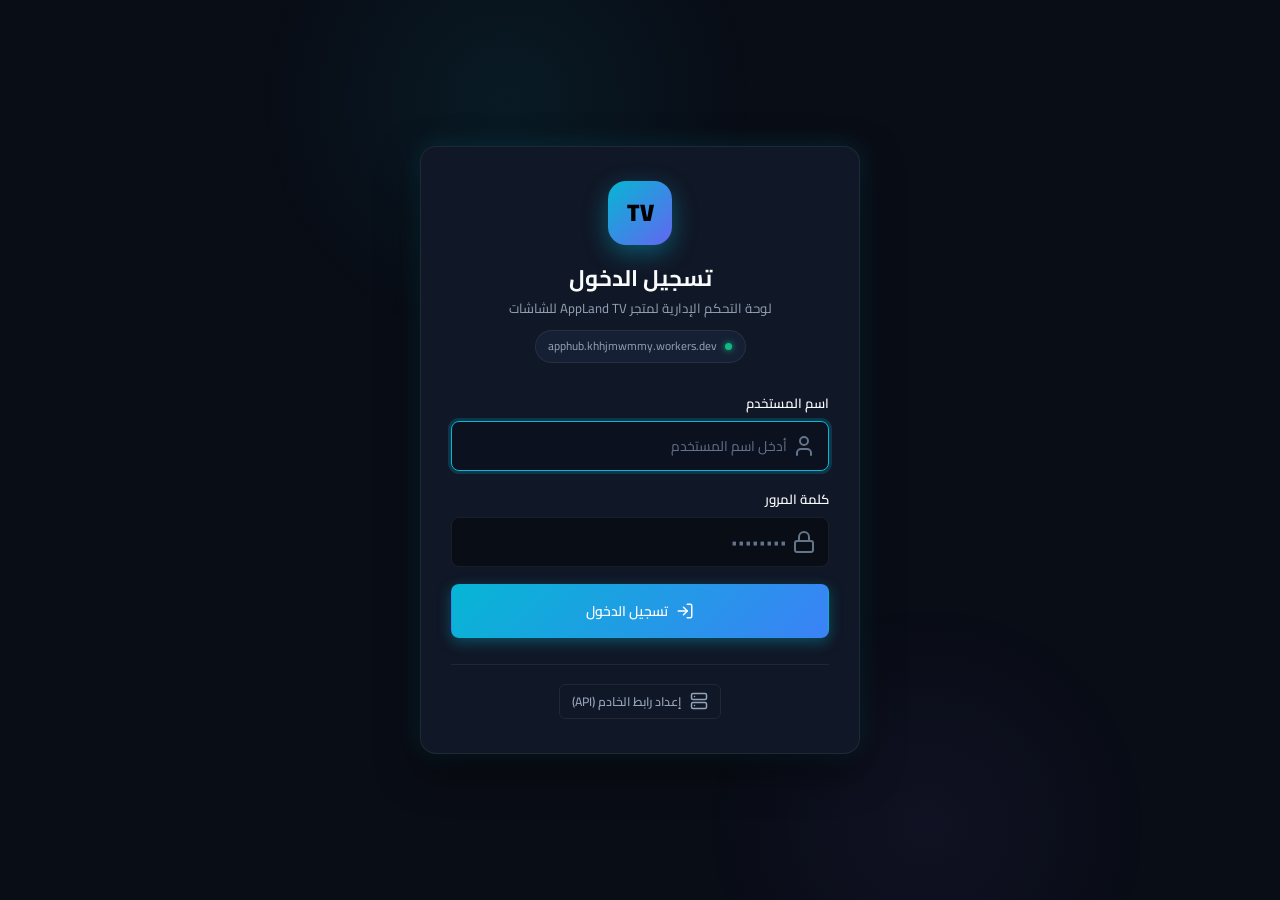
<file: login.html>
<!DOCTYPE html>
<html lang="ar" dir="rtl">
<head>
  <meta charset="UTF-8">
  <meta name="viewport" content="width=device-width, initial-scale=1.0">
  <title>تسجيل الدخول — AppLand TV</title>
  <link rel="stylesheet" href="css/style.css">
  <script src="assets/lucide.min.js"></script>
</head>
<body>

  <div class="auth-wrapper">
    <div class="auth-card">
      <div class="auth-header">
        <div class="auth-logo" style="background:linear-gradient(135deg, #06b6d4, #6366f1);color:#000;font-weight:900;">TV</div>
        <h1>تسجيل الدخول</h1>
        <p>لوحة التحكم الإدارية لمتجر AppLand TV للشاشات</p>
        <div class="server-status-pill" id="currentServerBadge">
          <span class="server-dot"></span>
          <span id="serverHostDisplay">جارٍ التحقق من الخادم...</span>
        </div>
      </div>

      <form id="loginForm">
        <div class="field">
          <label for="username">اسم المستخدم</label>
          <div class="input-with-icon">
            <input type="text" id="username" name="username" placeholder="أدخل اسم المستخدم" autocomplete="username" required autofocus>
            <span class="input-icon"><i data-lucide="user"></i></span>
          </div>
        </div>

        <div class="field">
          <label for="password">كلمة المرور</label>
          <div class="input-with-icon">
            <input type="password" id="password" name="password" placeholder="••••••••" autocomplete="current-password" required>
            <span class="input-icon"><i data-lucide="lock"></i></span>
          </div>
        </div>

        <div id="loginError" class="badge badge-danger" style="display:none;width:100%;padding:0.6rem;margin-bottom:1rem;justify-content:center;">
          <i data-lucide="alert-circle"></i>
          <span id="loginErrorText"></span>
        </div>

        <button type="submit" class="btn btn-primary btn-block" id="loginBtn" style="padding:0.85rem;">
          <i data-lucide="log-in"></i>
          <span>تسجيل الدخول</span>
        </button>
      </form>

      <div class="auth-footer">
        <a href="server.html" class="btn btn-ghost btn-sm">
          <i data-lucide="server"></i>
          <span>إعداد رابط الخادم (API)</span>
        </a>
      </div>
    </div>
  </div>

  <div id="toastNotice" class="toast-notice"></div>

  <script src="js/core.js"></script>
  <script>
    document.addEventListener('DOMContentLoaded', async () => {
      Core.initIcons();

      const apiBase = Core.getApiBase();
      const hostDisplay = document.getElementById('serverHostDisplay');
      try {
        hostDisplay.textContent = new URL(apiBase).host;
      } catch (_) {
        hostDisplay.textContent = apiBase || 'غير محدد';
      }

      // If already logged in, check if token is valid and redirect
      const token = Core.getToken();
      if (token) {
        try {
          await Core.api('/api/admin/me');
          window.location.href = 'index.html';
          return;
        } catch (_) {
          Core.setToken('');
        }
      }

      const form = document.getElementById('loginForm');
      const errBox = document.getElementById('loginError');
      const errText = document.getElementById('loginErrorText');
      const btn = document.getElementById('loginBtn');

      form.addEventListener('submit', async (e) => {
        e.preventDefault();
        errBox.style.display = 'none';

        const username = document.getElementById('username').value.trim();
        const password = document.getElementById('password').value;

        btn.disabled = true;
        btn.innerHTML = `<span>جارٍ تسجيل الدخول...</span>`;

        try {
          const res = await Core.api('/api/admin/login', {
            method: 'POST',
            body: JSON.stringify({ username, password })
          });

          if (res && res.token) {
            Core.setToken(res.token);
            Core.toast('تم تسجيل الدخول بنجاح', 'success');
            setTimeout(() => {
              window.location.href = 'index.html';
            }, 400);
          } else {
            throw new Error('بيانات الدخول غير صحيحة');
          }
        } catch (err) {
          errBox.style.display = 'inline-flex';
          errText.textContent = err.message || 'فشل تسجيل الدخول، يرجى المحاولة ثانية';
          Core.initIcons();
          btn.disabled = false;
          btn.innerHTML = `<i data-lucide="log-in"></i><span>تسجيل الدخول</span>`;
          Core.initIcons();
        }
      });
    });
  </script>
</body>
</html>
</file>
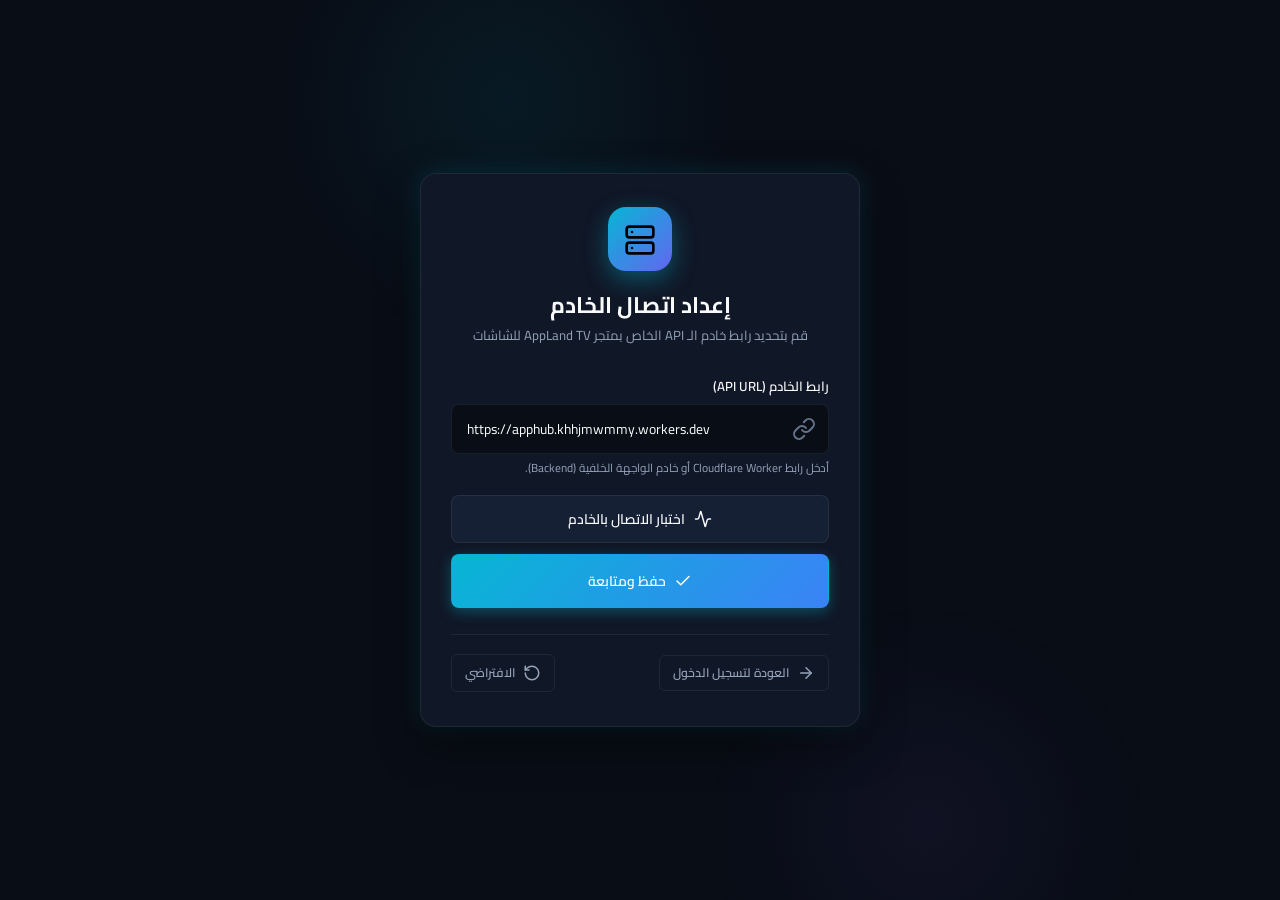
<file: server.html>
<!DOCTYPE html>
<html lang="ar" dir="rtl">
<head>
  <meta charset="UTF-8">
  <meta name="viewport" content="width=device-width, initial-scale=1.0">
  <title>إعداد الخادم — AppLand TV</title>
  <link rel="stylesheet" href="css/style.css">
  <script src="assets/lucide.min.js"></script>
</head>
<body>

  <div class="auth-wrapper">
    <div class="auth-card">
      <div class="auth-header">
        <div class="auth-logo" style="background:linear-gradient(135deg, #06b6d4, #6366f1);color:#000;">
          <i data-lucide="server" style="width:32px;height:32px;"></i>
        </div>
        <h1>إعداد اتصال الخادم</h1>
        <p>قم بتحديد رابط خادم الـ API الخاص بمتجر AppLand TV للشاشات</p>
      </div>

      <form id="serverConfigForm">
        <div class="field">
          <label for="apiUrlInput">رابط الخادم (API URL)</label>
          <div class="input-with-icon">
            <input type="url" id="apiUrlInput" name="apiUrl" placeholder="https://apphub.example.workers.dev" dir="ltr" required>
            <span class="input-icon"><i data-lucide="link"></i></span>
          </div>
          <small>أدخل رابط Cloudflare Worker أو خادم الواجهة الخلفية (Backend).</small>
        </div>

        <div id="testStatusBox" style="display:none;margin-bottom:1.25rem;">
          <div id="statusBadge" class="badge" style="width:100%;padding:0.75rem 1rem;justify-content:flex-start;font-size:0.86rem;">
            <i id="statusIcon" data-lucide="activity"></i>
            <span id="statusMessage"></span>
          </div>
        </div>

        <div style="display:flex;flex-direction:column;gap:0.75rem;">
          <button type="button" class="btn btn-secondary btn-block" id="testBtn">
            <i data-lucide="activity"></i>
            <span>اختبار الاتصال بالخادم</span>
          </button>

          <button type="submit" class="btn btn-primary btn-block" style="padding:0.85rem;">
            <i data-lucide="check"></i>
            <span>حفظ ومتابعة</span>
          </button>
        </div>
      </form>

      <div class="auth-footer" style="display:flex;justify-content:space-between;align-items:center;">
        <a href="login.html" class="btn btn-ghost btn-sm">
          <i data-lucide="arrow-right"></i>
          <span>العودة لتسجيل الدخول</span>
        </a>
        <button type="button" class="btn btn-ghost btn-sm" id="resetDefaultBtn">
          <i data-lucide="rotate-ccw"></i>
          <span>الافتراضي</span>
        </button>
      </div>
    </div>
  </div>

  <div id="toastNotice" class="toast-notice"></div>

  <script src="js/core.js"></script>
  <script>
    document.addEventListener('DOMContentLoaded', () => {
      Core.initIcons();

      const input = document.getElementById('apiUrlInput');
      const form = document.getElementById('serverConfigForm');
      const testBtn = document.getElementById('testBtn');
      const resetBtn = document.getElementById('resetDefaultBtn');
      const statusBox = document.getElementById('testStatusBox');
      const statusBadge = document.getElementById('statusBadge');
      const statusIcon = document.getElementById('statusIcon');
      const statusMessage = document.getElementById('statusMessage');

      input.value = Core.getApiBase();

      resetBtn.addEventListener('click', () => {
        input.value = Core.DEFAULT_API_BASE;
        Core.toast('تمت استعادة الرابط الافتراضي', 'info');
      });

      testBtn.addEventListener('click', async () => {
        const val = input.value.trim().replace(/\/$/, '');
        if (!val) {
          Core.toast('يرجى كتابة الرابط أولاً', 'error');
          return;
        }

        testBtn.disabled = true;
        testBtn.innerHTML = `<span>جارٍ فحص الاتصال...</span>`;
        statusBox.style.display = 'block';
        statusBadge.className = 'badge badge-neutral';
        statusMessage.textContent = 'جارٍ إرسال طلب الاختبار (Health Check)...';

        try {
          const res = await fetch(val + '/api/health', { method: 'GET' });
          if (res.ok) {
            statusBadge.className = 'badge badge-success';
            statusMessage.textContent = 'الاتصال ناجح! الخادم يعمل بشكل سليم.';
            statusIcon.setAttribute('data-lucide', 'check-circle-2');
          } else {
            statusBadge.className = 'badge badge-warning';
            statusMessage.textContent = 'الخادم استجاب بالرمز: HTTP ' + res.status;
            statusIcon.setAttribute('data-lucide', 'alert-triangle');
          }
        } catch (e) {
          statusBadge.className = 'badge badge-danger';
          statusMessage.textContent = 'فشل الاتصال: ' + (e.message || 'تعذر الوصول إلى الخادم');
          statusIcon.setAttribute('data-lucide', 'alert-circle');
        } finally {
          testBtn.disabled = false;
          testBtn.innerHTML = `<i data-lucide="activity"></i><span>اختبار الاتصال بالخادم</span>`;
          Core.initIcons();
        }
      });

      form.addEventListener('submit', (e) => {
        e.preventDefault();
        const val = input.value.trim().replace(/\/$/, '');
        if (!val) {
          Core.toast('يرجى إدخال الرابط', 'error');
          return;
        }

        Core.setApiBase(val);
        Core.toast('تم حفظ رابط الخادم بنجاح', 'success');

        setTimeout(() => {
          if (Core.getToken()) {
            window.location.href = 'index.html';
          } else {
            window.location.href = 'login.html';
          }
        }, 500);
      });
    });
  </script>
</body>
</html>
</file>
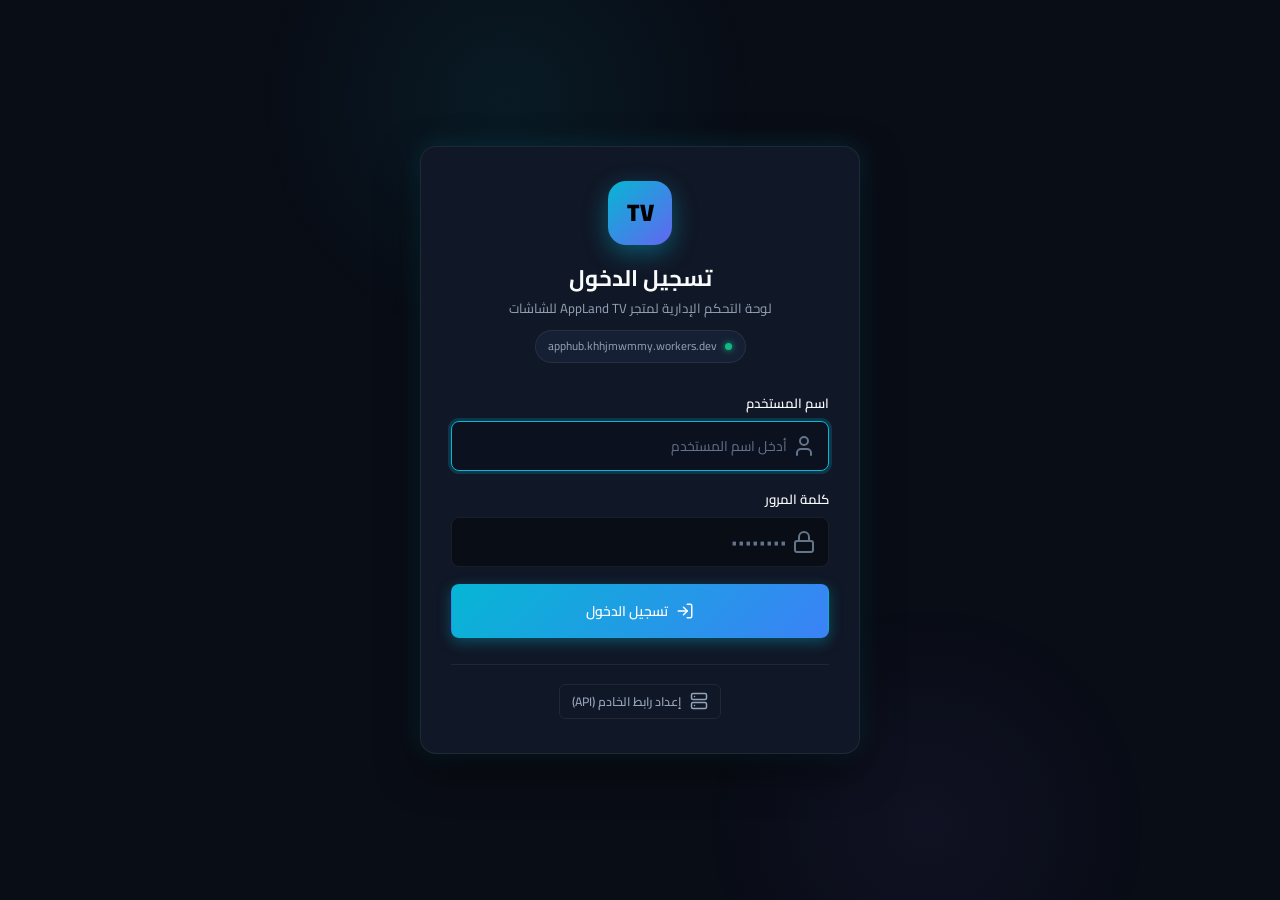
<file: settings.html>
<!DOCTYPE html>
<html lang="ar" dir="rtl">
<head>
  <meta charset="UTF-8">
  <meta name="viewport" content="width=device-width, initial-scale=1.0">
  <title>الإعدادات — AppLand TV</title>
  <link rel="stylesheet" href="css/style.css">
  <script src="assets/lucide.min.js"></script>
</head>
<body>

  <div class="sidebar-overlay" id="sidebarOverlay"></div>

  <div class="app-layout">
    <!-- ===== القائمة الجانبية ===== -->
    <aside class="sidebar" id="appSidebar">
      <div class="sidebar-header">
        <div class="brand-badge">
          <div class="brand-logo" style="background:linear-gradient(135deg, #06b6d4, #6366f1);color:#000;font-weight:900;">TV</div>
          <div class="brand-info">
            <h2>AppLand TV</h2>
            <span>متجر الشاشات والتلفاز</span>
          </div>
        </div>
      </div>

      <nav class="sidebar-nav">
        <span class="nav-section-title">القائمة الرئيسية</span>
        <a href="index.html" class="nav-link" data-page="dashboard">
          <i data-lucide="layout-dashboard"></i>
          <span>لوحة التحكم</span>
        </a>
        <a href="submissions.html" class="nav-link" data-page="submissions">
          <i data-lucide="inbox"></i>
          <span>طلبات المطورين</span>
          <span class="badge badge-warning" id="submissionsPendingBadge" style="display:none;margin-right:auto;">0</span>
        </a>
        <a href="apps.html" class="nav-link" data-page="apps">
          <i data-lucide="tv"></i>
          <span>تطبيقات الشاشة</span>
        </a>
        <a href="categories.html" class="nav-link" data-page="categories">
          <i data-lucide="folder-tree"></i>
          <span>الأقسام</span>
        </a>
        <a href="versions.html" class="nav-link" data-page="versions">
          <i data-lucide="tag"></i>
          <span>الإصدارات</span>
        </a>

        <span class="nav-section-title">التحليلات والنظام</span>
        <a href="stats.html" class="nav-link" data-page="stats">
          <i data-lucide="bar-chart-3"></i>
          <span>الإحصائيات</span>
        </a>
        <a href="settings.html" class="nav-link" data-page="settings">
          <i data-lucide="settings"></i>
          <span>الإعدادات</span>
        </a>
      </nav>

      <div class="sidebar-footer">
        <div class="user-profile-card">
          <div class="user-avatar" id="userAvatar">A</div>
          <div class="user-details">
            <div class="user-name" id="userName">مدير النظام</div>
            <div class="server-badge">
              <span class="server-dot"></span>
              <span id="serverLabel">متصل</span>
            </div>
          </div>
        </div>
        <div class="sidebar-actions-grid">
          <a href="server.html" class="btn btn-ghost btn-sm" title="إعداد الخادم">
            <i data-lucide="server"></i>
            <span>الخادم</span>
          </a>
          <button class="btn btn-danger btn-sm btn-logout" title="تسجيل الخروج">
            <i data-lucide="log-out"></i>
            <span>خروج</span>
          </button>
        </div>
      </div>
    </aside>

    <!-- ===== المحتوى الرئيسي ===== -->
    <div class="main-wrapper">
      <header class="top-header">
        <div class="header-title-wrap">
          <button class="mobile-menu-btn" id="mobileMenuToggle" aria-label="فتح القائمة">
            <i data-lucide="menu"></i>
          </button>
          <h1>إعدادات المتجر والنظام</h1>
        </div>
      </header>

      <main class="page-container">
        <div class="two-col-grid" style="align-items:start;">
          <!-- إعدادات المتجر -->
          <div class="card">
            <div class="card-header">
              <div class="card-title">
                <i data-lucide="store"></i>
                <h2>معلومات المتجر العامة</h2>
              </div>
            </div>

            <form id="storeSettingsForm">
              <div class="field">
                <label for="storeName">اسم متجر التطبيقات</label>
                <div class="input-with-icon">
                  <input type="text" id="storeName" name="storeName" placeholder="مثال: AppHub Store">
                  <span class="input-icon"><i data-lucide="type"></i></span>
                </div>
              </div>

              <div class="field">
                <label for="welcomeMessage">الرسالة الترحيبية للمستخدمين</label>
                <div class="input-with-icon">
                  <input type="text" id="welcomeMessage" name="welcomeMessage" placeholder="أهلاً بك في متجر AppHub">
                  <span class="input-icon"><i data-lucide="message-square"></i></span>
                </div>
              </div>

              <div class="field">
                <label for="storeDescription">وصف المتجر ونبذة عنه</label>
                <textarea id="storeDescription" name="storeDescription" rows="4" placeholder="متجر يقدم أحدث وأفضل التطبيقات والألعاب..."></textarea>
              </div>

              <button type="submit" class="btn btn-primary" id="saveStoreBtn">
                <i data-lucide="save"></i>
                <span>حفظ معلومات المتجر</span>
              </button>
            </form>
          </div>

          <!-- إعدادات الخادم والاتصال -->
          <div class="card">
            <div class="card-header">
              <div class="card-title">
                <i data-lucide="server"></i>
                <h2>اتصال الخادم (Backend API)</h2>
              </div>
            </div>

            <form id="serverSettingsForm">
              <div class="field">
                <label for="apiBaseInput">رابط الخادم الحالي</label>
                <div class="input-with-icon">
                  <input type="url" id="apiBaseInput" name="apiBase" dir="ltr" placeholder="https://...workers.dev" required>
                  <span class="input-icon"><i data-lucide="link"></i></span>
                </div>
                <small>يتم توجيه جميع طلبات التطبيقات والبيانات إلى هذا العنوان.</small>
              </div>

              <div id="connStatusBox" style="display:none;margin-bottom:1rem;">
                <div id="connBadge" class="badge" style="width:100%;padding:0.65rem 0.85rem;justify-content:flex-start;">
                  <span id="connStatusText"></span>
                </div>
              </div>

              <div style="display:flex;gap:0.75rem;flex-wrap:wrap;">
                <button type="submit" class="btn btn-primary" id="saveServerBtn">
                  <i data-lucide="check"></i>
                  <span>حفظ وتطبيق الرابط</span>
                </button>

                <button type="button" class="btn btn-secondary" id="testConnBtn">
                  <i data-lucide="activity"></i>
                  <span>اختبار الاتصال</span>
                </button>
              </div>

              <div style="margin-top:1.5rem;padding-top:1rem;border-top:1px solid var(--border-subtle);display:flex;justify-content:space-between;align-items:center;">
                <span class="text-muted" style="font-size:0.85rem;">صفحة الإعداد المخصصة:</span>
                <a href="server.html" class="btn btn-ghost btn-sm">
                  <i data-lucide="external-link"></i>
                  <span>صفحة إعداد الخادم</span>
                </a>
              </div>
            </form>
          </div>

          <!-- إعدادات إشعارات تيليجرام -->
          <div class="card" style="grid-column: 1 / -1;">
            <div class="card-header">
              <div class="card-title">
                <i data-lucide="bell"></i>
                <h2>إشعارات تيليجرام للإدارة (Telegram Bot)</h2>
              </div>
            </div>

            <form id="telegramSettingsForm">
              <p class="text-muted" style="margin-bottom:1rem;font-size:0.9rem;">
                استقبل إشعارات فورية على تيليجرام فور إرسال أي مطور لتطبيق جديد للمراجعة أو تحديث طلب معلق.
              </p>

              <div class="field" style="margin-bottom:1rem;">
                <label style="display:flex;align-items:center;gap:0.5rem;cursor:pointer;">
                  <input type="checkbox" id="telegramEnabled" name="telegramEnabled" style="width:1.2rem;height:1.2rem;accent-color:var(--primary);">
                  <span style="font-weight:600;">تفعيل إشعارات تيليجرام التلقائية</span>
                </label>
              </div>

              <div class="two-col-grid" style="gap:1rem;margin-bottom:1rem;">
                <div class="field">
                  <label for="telegramBotToken">رمز بوت تيليجرام (Bot Token)</label>
                  <div class="input-with-icon">
                    <input type="text" id="telegramBotToken" name="telegramBotToken" dir="ltr" placeholder="123456789:ABCdefGHIjklMNOpqrsTUVwxyz">
                    <span class="input-icon"><i data-lucide="key"></i></span>
                  </div>
                  <small>احصل عليه من @BotFather عبر تيليجرام.</small>
                </div>

                <div class="field">
                  <label for="telegramChatId">معرّف المحادثة أو القناة (Chat ID)</label>
                  <div class="input-with-icon">
                    <input type="text" id="telegramChatId" name="telegramChatId" dir="ltr" placeholder="مثال: 987654321 أو -100123456789">
                    <span class="input-icon"><i data-lucide="hash"></i></span>
                  </div>
                  <small>معرف حسابك أو مجموعتك الإدارية.</small>
                </div>
              </div>

              <div id="tgStatusBox" style="display:none;margin-bottom:1rem;">
                <div id="tgStatusBadge" class="badge" style="width:100%;padding:0.65rem 0.85rem;justify-content:flex-start;">
                  <span id="tgStatusText"></span>
                </div>
              </div>

              <div style="display:flex;gap:0.75rem;flex-wrap:wrap;">
                <button type="submit" class="btn btn-primary" id="saveTgBtn">
                  <i data-lucide="save"></i>
                  <span>حفظ إعدادات تيليجرام</span>
                </button>

                <button type="button" class="btn btn-secondary" id="testTgBtn">
                  <i data-lucide="send"></i>
                  <span>إرسال رسالة تجريبية</span>
                </button>
              </div>
            </form>
          </div>
        </div>
      </main>
    </div>
  </div>

  <!-- شريط التنقل السفلي للهواتف -->
  <nav class="mobile-bottom-nav">
    <a href="index.html" class="bottom-nav-item" data-page="dashboard">
      <i data-lucide="layout-dashboard"></i>
      <span>الرئيسية</span>
    </a>
    <a href="apps.html" class="bottom-nav-item" data-page="apps">
      <i data-lucide="smartphone"></i>
      <span>التطبيقات</span>
    </a>
    <a href="categories.html" class="bottom-nav-item" data-page="categories">
      <i data-lucide="folder-tree"></i>
      <span>الأقسام</span>
    </a>
    <a href="stats.html" class="bottom-nav-item" data-page="stats">
      <i data-lucide="bar-chart-3"></i>
      <span>الإحصائيات</span>
    </a>
    <a href="settings.html" class="bottom-nav-item active" data-page="settings">
      <i data-lucide="settings"></i>
      <span>الإعدادات</span>
    </a>
  </nav>

  <div id="toastNotice" class="toast-notice"></div>

  <script src="js/core.js"></script>
  <script>
    document.addEventListener('DOMContentLoaded', async () => {
      Core.setupLayout('settings');

      const isAuthed = await Core.checkAuth();
      if (!isAuthed) return;

      const storeNameInput = document.getElementById('storeName');
      const welcomeInput = document.getElementById('welcomeMessage');
      const descInput = document.getElementById('storeDescription');
      const apiBaseInput = document.getElementById('apiBaseInput');

      apiBaseInput.value = Core.getApiBase();

      async function loadSettings() {
        try {
          const settings = await Core.api('/api/admin/settings');
          if (storeNameInput) storeNameInput.value = settings.storeName || '';
          if (welcomeInput) welcomeInput.value = settings.welcomeMessage || '';
          if (descInput) descInput.value = settings.storeDescription || '';

          const tgEnabled = document.getElementById('telegramEnabled');
          const tgToken = document.getElementById('telegramBotToken');
          const tgChat = document.getElementById('telegramChatId');
          if (tgEnabled) tgEnabled.checked = !!settings.telegramEnabled;
          if (tgToken) tgToken.value = settings.telegramBotToken || '';
          if (tgChat) tgChat.value = settings.telegramChatId || '';
        } catch (e) {
          console.warn('Could not load settings:', e);
        }
      }

      // Save Store Form
      document.getElementById('storeSettingsForm').addEventListener('submit', async (e) => {
        e.preventDefault();
        const btn = document.getElementById('saveStoreBtn');
        btn.disabled = true;
        btn.innerHTML = `<span>جارٍ الحفظ...</span>`;

        try {
          const payload = {
            storeName: storeNameInput.value.trim(),
            welcomeMessage: welcomeInput.value.trim(),
            storeDescription: descInput.value.trim()
          };
          await Core.api('/api/admin/settings', {
            method: 'PUT',
            body: JSON.stringify(payload)
          });
          Core.toast('تم حفظ إعدادات المتجر بنجاح', 'success');
        } catch (err) {
          Core.toast('فشل حفظ الإعدادات: ' + err.message, 'error');
        } finally {
          btn.disabled = false;
          btn.innerHTML = `<i data-lucide="save"></i><span>حفظ معلومات المتجر</span>`;
          Core.initIcons();
        }
      });

      // Save Server Form
      document.getElementById('serverSettingsForm').addEventListener('submit', (e) => {
        e.preventDefault();
        const val = apiBaseInput.value.trim().replace(/\/$/, '');
        if (!val) {
          Core.toast('يرجى كتابة رابط الخادم', 'error');
          return;
        }
        Core.setApiBase(val);
        Core.toast('تم حفظ رابط الخادم بنجاح', 'success');
      });

      // Test Connection Button
      const testBtn = document.getElementById('testConnBtn');
      const connBox = document.getElementById('connStatusBox');
      const connBadge = document.getElementById('connBadge');
      const connText = document.getElementById('connStatusText');

      testBtn.addEventListener('click', async () => {
        const val = apiBaseInput.value.trim().replace(/\/$/, '');
        if (!val) {
          Core.toast('يرجى إدخال الرابط أولاً', 'error');
          return;
        }

        testBtn.disabled = true;
        testBtn.innerHTML = `<span>جارٍ الفحص...</span>`;
        connBox.style.display = 'block';
        connBadge.className = 'badge badge-neutral';
        connText.textContent = 'جارٍ فحص استجابة الخادم...';

        try {
          const res = await fetch(val + '/api/health');
          if (res.ok) {
            connBadge.className = 'badge badge-success';
            connText.textContent = 'الاتصال ناجح! الخادم يستجيب بشكل سليم.';
          } else {
            connBadge.className = 'badge badge-warning';
            connText.textContent = 'الخادم استجاب بالرمز: HTTP ' + res.status;
          }
        } catch (err) {
          connBadge.className = 'badge badge-danger';
          connText.textContent = 'فشل الاتصال: ' + err.message;
        } finally {
          testBtn.disabled = false;
          testBtn.innerHTML = `<i data-lucide="activity"></i><span>اختبار الاتصال</span>`;
          Core.initIcons();
        }
      });

      // Save Telegram Form
      const tgForm = document.getElementById('telegramSettingsForm');
      if (tgForm) {
        tgForm.addEventListener('submit', async (e) => {
          e.preventDefault();
          const btn = document.getElementById('saveTgBtn');
          btn.disabled = true;
          btn.innerHTML = `<span>جارٍ الحفظ...</span>`;

          try {
            const payload = {
              telegramEnabled: document.getElementById('telegramEnabled').checked,
              telegramBotToken: document.getElementById('telegramBotToken').value.trim(),
              telegramChatId: document.getElementById('telegramChatId').value.trim()
            };
            await Core.api('/api/admin/settings', {
              method: 'PUT',
              body: JSON.stringify(payload)
            });
            Core.toast('تم حفظ إعدادات تيليجرام بنجاح', 'success');
          } catch (err) {
            Core.toast('فشل حفظ الإعدادات: ' + err.message, 'error');
          } finally {
            btn.disabled = false;
            btn.innerHTML = `<i data-lucide="save"></i><span>حفظ إعدادات تيليجرام</span>`;
            Core.initIcons();
          }
        });
      }

      // Test Telegram Button
      const testTgBtn = document.getElementById('testTgBtn');
      if (testTgBtn) {
        testTgBtn.addEventListener('click', async () => {
          const box = document.getElementById('tgStatusBox');
          const badge = document.getElementById('tgStatusBadge');
          const text = document.getElementById('tgStatusText');

          testTgBtn.disabled = true;
          testTgBtn.innerHTML = `<span>جارٍ الإرسال...</span>`;
          if (box) box.style.display = 'block';
          if (badge) badge.className = 'badge badge-neutral';
          if (text) text.textContent = 'جارٍ إرسال رسالة الاختبار عبر البوت...';

          try {
            const res = await Core.api('/api/admin/telegram/test', { method: 'POST' });
            if (res && res.ok) {
              if (badge) badge.className = 'badge badge-success';
              if (text) text.textContent = 'تم إرسال رسالة الاختبار بنجاح! راجع محادثة تيليجرام.';
              Core.toast('تم إرسال رسالة الاختبار بنجاح', 'success');
            } else {
              if (badge) badge.className = 'badge badge-danger';
              if (text) text.textContent = res?.error || 'فشل إرسال رسالة الاختبار';
            }
          } catch (err) {
            if (badge) badge.className = 'badge badge-danger';
            if (text) text.textContent = 'فشل الإرسال: ' + err.message;
            Core.toast(err.message, 'error');
          } finally {
            testTgBtn.disabled = false;
            testTgBtn.innerHTML = `<i data-lucide="send"></i><span>إرسال رسالة تجريبية</span>`;
            Core.initIcons();
          }
        });
      }

      loadSettings();
    });
  </script>
</body>
</html>
</file>
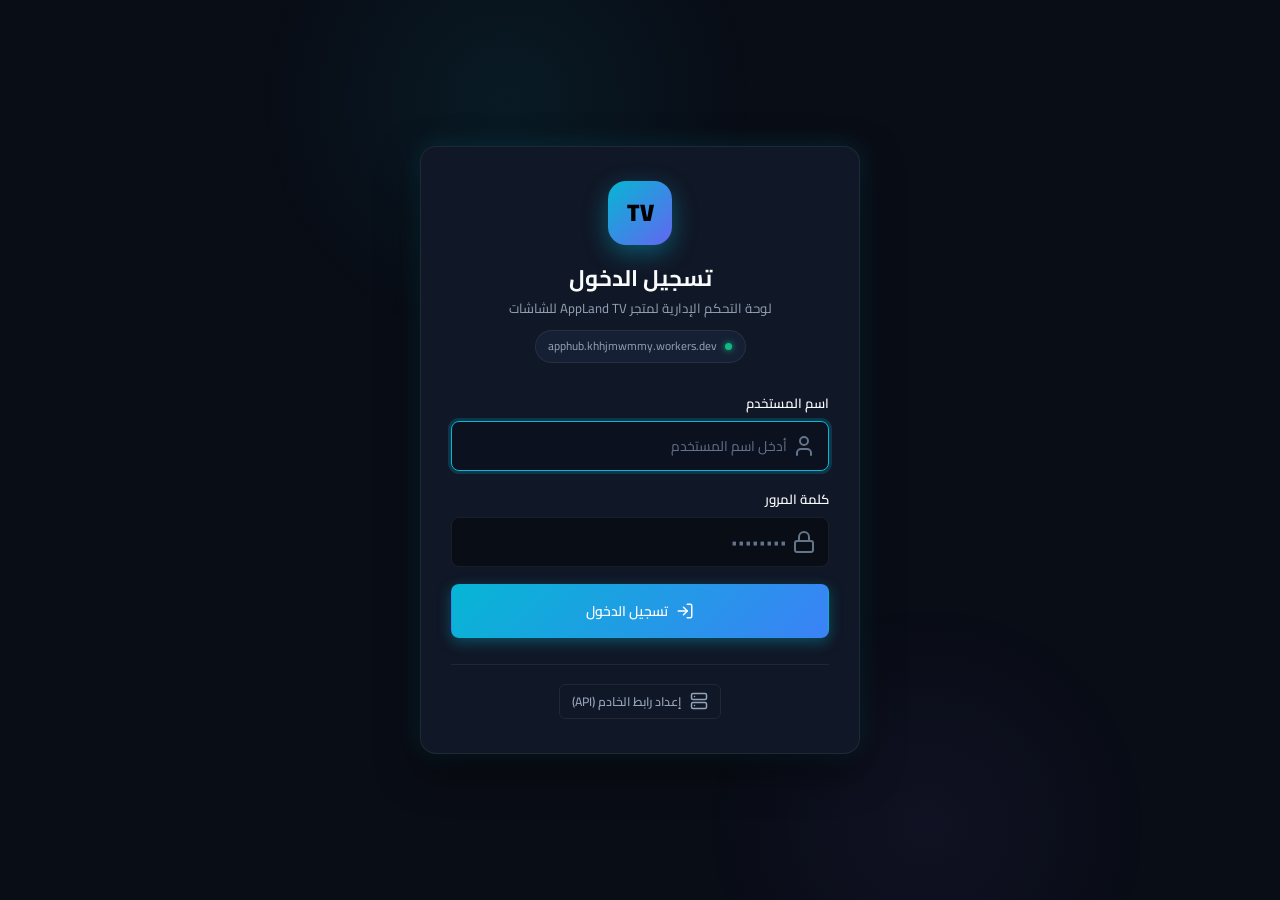
<file: stats.html>
<!DOCTYPE html>
<html lang="ar" dir="rtl">
<head>
  <meta charset="UTF-8">
  <meta name="viewport" content="width=device-width, initial-scale=1.0">
  <title>الإحصائيات والتحليلات — AppLand TV</title>
  <link rel="stylesheet" href="css/style.css">
  <script src="assets/lucide.min.js"></script>
</head>
<body>

  <div class="sidebar-overlay" id="sidebarOverlay"></div>

  <div class="app-layout">
    <!-- ===== القائمة الجانبية ===== -->
    <aside class="sidebar" id="appSidebar">
      <div class="sidebar-header">
        <div class="brand-badge">
          <div class="brand-logo" style="background:linear-gradient(135deg, #06b6d4, #6366f1);color:#000;font-weight:900;">TV</div>
          <div class="brand-info">
            <h2>AppLand TV</h2>
            <span>متجر الشاشات والتلفاز</span>
          </div>
        </div>
      </div>

      <nav class="sidebar-nav">
        <span class="nav-section-title">القائمة الرئيسية</span>
        <a href="index.html" class="nav-link" data-page="dashboard">
          <i data-lucide="layout-dashboard"></i>
          <span>لوحة التحكم</span>
        </a>
        <a href="submissions.html" class="nav-link" data-page="submissions">
          <i data-lucide="inbox"></i>
          <span>طلبات المطورين</span>
          <span class="badge badge-warning" id="submissionsPendingBadge" style="display:none;margin-right:auto;">0</span>
        </a>
        <a href="apps.html" class="nav-link" data-page="apps">
          <i data-lucide="tv"></i>
          <span>تطبيقات الشاشة</span>
        </a>
        <a href="categories.html" class="nav-link" data-page="categories">
          <i data-lucide="folder-tree"></i>
          <span>الأقسام</span>
        </a>
        <a href="versions.html" class="nav-link" data-page="versions">
          <i data-lucide="tag"></i>
          <span>الإصدارات</span>
        </a>

        <span class="nav-section-title">التحليلات والنظام</span>
        <a href="stats.html" class="nav-link" data-page="stats">
          <i data-lucide="bar-chart-3"></i>
          <span>الإحصائيات</span>
        </a>
        <a href="settings.html" class="nav-link" data-page="settings">
          <i data-lucide="settings"></i>
          <span>الإعدادات</span>
        </a>
      </nav>

      <div class="sidebar-footer">
        <div class="user-profile-card">
          <div class="user-avatar" id="userAvatar">A</div>
          <div class="user-details">
            <div class="user-name" id="userName">مدير النظام</div>
            <div class="server-badge">
              <span class="server-dot"></span>
              <span id="serverLabel">متصل</span>
            </div>
          </div>
        </div>
        <div class="sidebar-actions-grid">
          <a href="server.html" class="btn btn-ghost btn-sm" title="إعداد الخادم">
            <i data-lucide="server"></i>
            <span>الخادم</span>
          </a>
          <button class="btn btn-danger btn-sm btn-logout" title="تسجيل الخروج">
            <i data-lucide="log-out"></i>
            <span>خروج</span>
          </button>
        </div>
      </div>
    </aside>

    <!-- ===== المحتوى الرئيسي ===== -->
    <div class="main-wrapper">
      <header class="top-header">
        <div class="header-title-wrap">
          <button class="mobile-menu-btn" id="mobileMenuToggle" aria-label="فتح القائمة">
            <i data-lucide="menu"></i>
          </button>
          <h1>إحصائيات وتحليلات المتجر</h1>
        </div>
        <div class="header-actions">
          <button class="btn btn-ghost btn-sm" id="refreshStatsBtn">
            <i data-lucide="refresh-cw"></i>
            <span>تحديث الإحصائيات</span>
          </button>
        </div>
      </header>

      <main class="page-container">
        <!-- شبكة الإحصائيات العامة -->
        <div class="stats-grid">
          <div class="stat-box">
            <div class="stat-info">
              <span class="stat-number" id="statsTotalApps">—</span>
              <span class="stat-label">إجمالي التطبيقات المتاحة</span>
            </div>
            <div class="stat-icon-wrap cyan">
              <i data-lucide="smartphone"></i>
            </div>
          </div>

          <div class="stat-box">
            <div class="stat-info">
              <span class="stat-number" id="statsTotalGames">—</span>
              <span class="stat-label">الألعاب الترفيهية</span>
            </div>
            <div class="stat-icon-wrap amber">
              <i data-lucide="gamepad-2"></i>
            </div>
          </div>

          <div class="stat-box">
            <div class="stat-info">
              <span class="stat-number" id="statsTotalCats">—</span>
              <span class="stat-label">الأقسام النشطة</span>
            </div>
            <div class="stat-icon-wrap purple">
              <i data-lucide="folder-tree"></i>
            </div>
          </div>

          <div class="stat-box">
            <div class="stat-info">
              <span class="stat-number" id="statsTotalDownloads">—</span>
              <span class="stat-label">إجمالي عدد التحميلات</span>
            </div>
            <div class="stat-icon-wrap emerald">
              <i data-lucide="trending-up"></i>
            </div>
          </div>
        </div>

        <!-- الجداول التفصيلية -->
        <div class="two-col-grid">
          <!-- التطبيقات الأكثر شعبية -->
          <div class="card">
            <div class="card-header">
              <div class="card-title">
                <i data-lucide="flame"></i>
                <h2>أفضل التطبيقات تحميلاً</h2>
              </div>
            </div>
            <div class="table-responsive">
              <table>
                <thead>
                  <tr>
                    <th style="width:40px;">#</th>
                    <th>اسم التطبيق</th>
                    <th>القسم</th>
                    <th>مرات التحميل</th>
                  </tr>
                </thead>
                <tbody id="topAppsBody">
                  <tr>
                    <td colspan="4" class="empty-state">
                      <div class="empty-icon"><i data-lucide="loader-2"></i></div>
                      <p>جارٍ جمع البيانات...</p>
                    </td>
                  </tr>
                </tbody>
              </table>
            </div>
          </div>

          <!-- أحدث التحديثات والإضافات -->
          <div class="card">
            <div class="card-header">
              <div class="card-title">
                <i data-lucide="history"></i>
                <h2>أحدث الإضافات والتحديثات</h2>
              </div>
            </div>
            <div class="table-responsive">
              <table>
                <thead>
                  <tr>
                    <th>اسم التطبيق</th>
                    <th>الإصدار</th>
                    <th>تاريخ التحديث</th>
                  </tr>
                </thead>
                <tbody id="latestAppsBody">
                  <tr>
                    <td colspan="3" class="empty-state">
                      <div class="empty-icon"><i data-lucide="loader-2"></i></div>
                      <p>جارٍ جمع البيانات...</p>
                    </td>
                  </tr>
                </tbody>
              </table>
            </div>
          </div>
        </div>
      </main>
    </div>
  </div>

  <!-- شريط التنقل السفلي للهواتف -->
  <nav class="mobile-bottom-nav">
    <a href="index.html" class="bottom-nav-item" data-page="dashboard">
      <i data-lucide="layout-dashboard"></i>
      <span>الرئيسية</span>
    </a>
    <a href="apps.html" class="bottom-nav-item" data-page="apps">
      <i data-lucide="smartphone"></i>
      <span>التطبيقات</span>
    </a>
    <a href="categories.html" class="bottom-nav-item" data-page="categories">
      <i data-lucide="folder-tree"></i>
      <span>الأقسام</span>
    </a>
    <a href="stats.html" class="bottom-nav-item active" data-page="stats">
      <i data-lucide="bar-chart-3"></i>
      <span>الإحصائيات</span>
    </a>
    <a href="settings.html" class="bottom-nav-item" data-page="settings">
      <i data-lucide="settings"></i>
      <span>الإعدادات</span>
    </a>
  </nav>

  <div id="toastNotice" class="toast-notice"></div>

  <script src="js/core.js"></script>
  <script>
    document.addEventListener('DOMContentLoaded', async () => {
      Core.setupLayout('stats');

      const isAuthed = await Core.checkAuth();
      if (!isAuthed) return;

      async function loadStats() {
        try {
          const [statsRes, appsRes] = await Promise.allSettled([
            Core.api('/api/admin/stats'),
            Core.api('/api/admin/apps')
          ]);

          const stats = (statsRes.status === 'fulfilled' && statsRes.value) || {};
          const apps = (appsRes.status === 'fulfilled' && (appsRes.value.items || appsRes.value)) || [];

          document.getElementById('statsTotalApps').textContent = stats.totalApps ?? apps.length;
          document.getElementById('statsTotalGames').textContent = stats.totalGames ?? apps.filter(a=>a.isGame).length;
          document.getElementById('statsTotalCats').textContent = stats.totalCategories ?? '—';
          document.getElementById('statsTotalDownloads').textContent = (stats.totalDownloads ?? 0).toLocaleString();

          // Top apps
          const topList = (stats.topApps && stats.topApps.length ? stats.topApps : [...apps].sort((a,b) => (b.downloadCount||0) - (a.downloadCount||0))).slice(0, 10);
          const topBody = document.getElementById('topAppsBody');
          if (topList.length) {
            topBody.innerHTML = topList.map((item, idx) => `
              <tr>
                <td>
                  <span class="badge ${idx === 0 ? 'badge-warning' : (idx === 1 ? 'badge-primary' : 'badge-neutral')}" style="min-width:24px;justify-content:center;">
                    ${idx + 1}
                  </span>
                </td>
                <td>
                  <div class="app-row-title">${Core.esc(item.name)}</div>
                  <div class="app-row-meta">${Core.esc(item.developer || item.id || '')}</div>
                </td>
                <td><span class="badge badge-neutral">${Core.esc(item.categoryName || 'عام')}</span></td>
                <td><span class="badge badge-success"><i data-lucide="download"></i> ${(item.downloadCount || 0).toLocaleString()}</span></td>
              </tr>
            `).join('');
          } else {
            topBody.innerHTML = `<tr><td colspan="4" class="empty-state"><p>لا توجد بيانات متاحة</p></td></tr>`;
          }

          // Latest apps
          const latestList = (stats.latestApps && stats.latestApps.length ? stats.latestApps : [...apps].sort((a,b) => new Date(b.updatedAt||0) - new Date(a.updatedAt||0))).slice(0, 10);
          const latestBody = document.getElementById('latestAppsBody');
          if (latestList.length) {
            latestBody.innerHTML = latestList.map(item => `
              <tr>
                <td>
                  <div class="app-row-title">${Core.esc(item.name)}</div>
                  <div class="app-row-meta">${Core.esc(item.packageName || item.id || '')}</div>
                </td>
                <td><span class="badge badge-primary">${Core.esc(item.versionName || '1.0')}</span></td>
                <td><span class="text-muted">${Core.fmtDate(item.updatedAt || item.createdAt)}</span></td>
              </tr>
            `).join('');
          } else {
            latestBody.innerHTML = `<tr><td colspan="3" class="empty-state"><p>لا توجد بيانات متاحة</p></td></tr>`;
          }

          Core.initIcons();
        } catch (e) {
          Core.toast('فشل تحديث الإحصائيات: ' + e.message, 'error');
        }
      }

      document.getElementById('refreshStatsBtn').addEventListener('click', () => {
        Core.toast('جارٍ تحديث الإحصائيات...', 'info');
        loadStats();
      });

      loadStats();
    });
  </script>
</body>
</html>
</file>
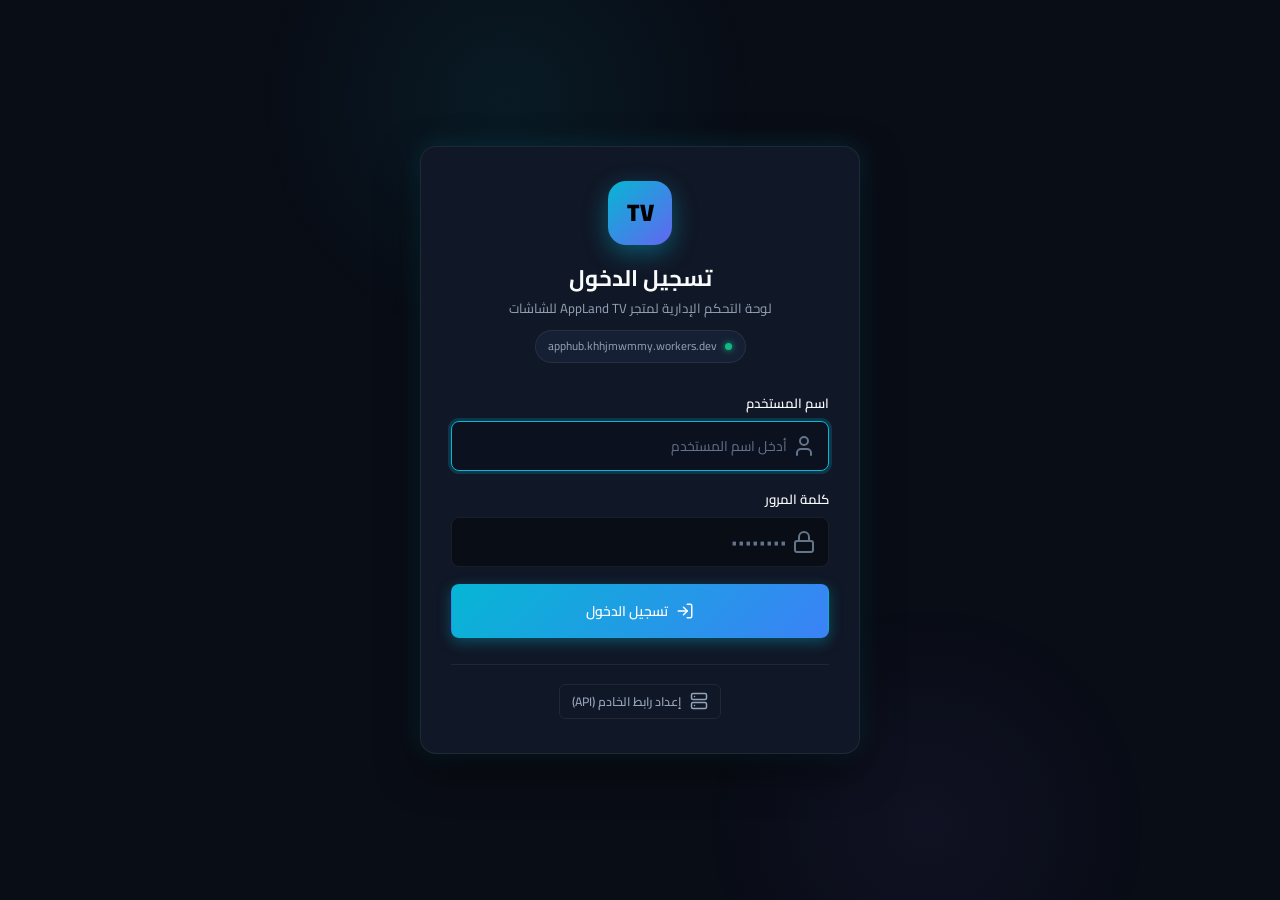
<file: submissions.html>
<!DOCTYPE html>
<html lang="ar" dir="rtl">
<head>
  <meta charset="UTF-8">
  <meta name="viewport" content="width=device-width, initial-scale=1.0">
  <title>طلبات المطورين — AppLand TV</title>
  <link rel="stylesheet" href="css/style.css">
  <script src="assets/lucide.min.js"></script>
  <style>
    /* ===== Specific Submissions Styling ===== */
    .stat-box.clickable {
      cursor: pointer;
      position: relative;
      user-select: none;
    }
    .stat-box.clickable:hover {
      transform: translateY(-3px);
      box-shadow: 0 8px 24px rgba(0, 0, 0, 0.45);
    }
    .stat-box.clickable.active {
      border-color: var(--primary);
      box-shadow: 0 0 0 2px var(--primary-glow), 0 8px 24px rgba(6, 182, 212, 0.25);
    }

    .badge-pending {
      background: rgba(56, 189, 248, 0.15);
      color: #38bdf8;
      border: 1px solid rgba(56, 189, 248, 0.35);
    }
    .badge-in_review {
      background: rgba(139, 92, 246, 0.15);
      color: #c084fc;
      border: 1px solid rgba(139, 92, 246, 0.35);
    }
    .badge-changes_requested {
      background: rgba(245, 158, 11, 0.15);
      color: #fbbf24;
      border: 1px solid rgba(245, 158, 11, 0.35);
    }
    .badge-approved {
      background: rgba(16, 185, 129, 0.15);
      color: #34d399;
      border: 1px solid rgba(16, 185, 129, 0.35);
    }
    .badge-rejected {
      background: rgba(239, 68, 68, 0.15);
      color: #f87171;
      border: 1px solid rgba(239, 68, 68, 0.35);
    }

    .req-code-pill {
      display: inline-flex;
      align-items: center;
      gap: 6px;
      background: var(--bg-surface-elevated);
      border: 1px solid var(--border-subtle);
      padding: 4px 10px;
      border-radius: var(--radius-sm);
      font-size: 0.82rem;
      font-family: 'Plus Jakarta Sans', monospace;
      font-weight: 600;
      color: var(--primary);
      cursor: pointer;
      transition: all var(--transition-fast);
    }
    .req-code-pill:hover {
      border-color: var(--primary);
      background: rgba(6, 182, 212, 0.1);
    }

    .filter-pills-bar {
      display: flex;
      gap: 8px;
      overflow-x: auto;
      padding-bottom: 6px;
      margin-bottom: 16px;
    }
    .filter-pill {
      padding: 6px 14px;
      border-radius: var(--radius-pill);
      font-size: 0.85rem;
      font-weight: 600;
      background: var(--bg-surface);
      border: 1px solid var(--border-subtle);
      color: var(--text-muted);
      cursor: pointer;
      white-space: nowrap;
      transition: all var(--transition-fast);
      display: inline-flex;
      align-items: center;
      gap: 6px;
    }
    .filter-pill:hover {
      color: var(--text-main);
      border-color: rgba(255, 255, 255, 0.2);
    }
    .filter-pill.active {
      background: var(--primary-gradient);
      color: #ffffff;
      border-color: transparent;
      box-shadow: 0 2px 10px rgba(6, 182, 212, 0.35);
    }

    .live-dot {
      width: 8px;
      height: 8px;
      border-radius: 50%;
      background: #10b981;
      display: inline-block;
      box-shadow: 0 0 10px #10b981;
      animation: pulseLive 2s infinite ease-in-out;
    }
    @keyframes pulseLive {
      0%, 100% { opacity: 1; transform: scale(1); }
      50% { opacity: 0.4; transform: scale(0.85); }
    }

    /* Screenshot Gallery */
    .screenshots-gallery {
      display: flex;
      gap: 12px;
      overflow-x: auto;
      padding: 6px 2px 14px;
      scroll-snap-type: x mandatory;
    }
    .screenshot-thumb-wrap {
      flex: 0 0 auto;
      width: 200px;
      height: 112px;
      border-radius: var(--radius-md);
      overflow: hidden;
      border: 1px solid var(--border-subtle);
      background: #000;
      position: relative;
      cursor: pointer;
      scroll-snap-align: start;
      transition: all var(--transition-normal);
    }
    .screenshot-thumb-wrap:hover {
      transform: translateY(-2px) scale(1.02);
      border-color: var(--primary);
      box-shadow: 0 6px 20px rgba(0,0,0,0.6);
    }
    .screenshot-thumb-wrap img {
      width: 100%;
      height: 100%;
      object-fit: cover;
      display: block;
    }
    .screenshot-thumb-wrap .zoom-badge {
      position: absolute;
      bottom: 6px;
      left: 6px;
      background: rgba(0, 0, 0, 0.7);
      backdrop-filter: blur(4px);
      color: #fff;
      font-size: 0.75rem;
      padding: 2px 6px;
      border-radius: 4px;
      display: flex;
      align-items: center;
      gap: 4px;
    }

    /* Lightbox */
    .lightbox-overlay {
      position: fixed;
      inset: 0;
      background: rgba(3, 7, 18, 0.92);
      backdrop-filter: blur(8px);
      z-index: 2500;
      display: flex;
      align-items: center;
      justify-content: center;
      padding: 24px;
      opacity: 0;
      transition: opacity 200ms ease;
    }
    .lightbox-overlay.open {
      opacity: 1;
    }
    .lightbox-img {
      max-width: 92vw;
      max-height: 86vh;
      border-radius: 14px;
      box-shadow: 0 20px 50px rgba(0, 0, 0, 0.9);
      border: 1px solid rgba(255, 255, 255, 0.15);
      transform: scale(0.96);
      transition: transform 200ms ease;
    }
    .lightbox-overlay.open .lightbox-img {
      transform: scale(1);
    }
    .lightbox-close {
      position: absolute;
      top: 20px;
      left: 20px;
      background: rgba(255, 255, 255, 0.12);
      color: white;
      border: 1px solid rgba(255, 255, 255, 0.2);
      width: 42px;
      height: 42px;
      border-radius: 50%;
      display: flex;
      align-items: center;
      justify-content: center;
      font-size: 1.3rem;
      cursor: pointer;
      transition: background 150ms ease;
    }
    .lightbox-close:hover {
      background: rgba(239, 68, 68, 0.8);
    }

    /* Modal Action Panels */
    .inline-action-panel {
      background: var(--bg-surface-elevated);
      border: 1px solid var(--border-subtle);
      border-radius: var(--radius-md);
      padding: 16px;
      margin-top: 16px;
      animation: fadeIn 200ms ease;
    }
    @keyframes fadeIn {
      from { opacity: 0; transform: translateY(6px); }
      to { opacity: 1; transform: translateY(0); }
    }

    .preset-chips {
      display: flex;
      flex-wrap: wrap;
      gap: 6px;
      margin: 8px 0 12px;
    }
    .preset-chip {
      background: var(--bg-surface);
      border: 1px solid var(--border-subtle);
      color: var(--text-muted);
      font-size: 0.8rem;
      padding: 4px 10px;
      border-radius: var(--radius-pill);
      cursor: pointer;
      transition: all 120ms ease;
    }
    .preset-chip:hover {
      color: var(--primary);
      border-color: var(--primary);
      background: rgba(6, 182, 212, 0.08);
    }

    .spec-item {
      background: var(--bg-surface-elevated);
      border: 1px solid var(--border-subtle);
      border-radius: var(--radius-md);
      padding: 12px 14px;
    }
    .spec-label {
      font-size: 0.78rem;
      color: var(--text-dim);
      font-weight: 600;
      margin-bottom: 4px;
      display: flex;
      align-items: center;
      gap: 6px;
    }
    .spec-value {
      font-size: 0.92rem;
      color: var(--text-main);
      font-weight: 700;
      word-break: break-all;
    }
  </style>
</head>
<body>

  <div class="sidebar-overlay" id="sidebarOverlay"></div>

  <div class="app-layout">
    <!-- ===== القائمة الجانبية (Sidebar) ===== -->
    <aside class="sidebar" id="appSidebar">
      <div class="sidebar-header">
        <div class="brand-badge">
          <div class="brand-logo" style="background:linear-gradient(135deg, #06b6d4, #6366f1);color:#000;font-weight:900;">TV</div>
          <div class="brand-info">
            <h2>AppLand TV</h2>
            <span>متجر الشاشات والتلفاز</span>
          </div>
        </div>
      </div>

      <nav class="sidebar-nav">
        <span class="nav-section-title">القائمة الرئيسية</span>
        <a href="index.html" class="nav-link" data-page="dashboard">
          <i data-lucide="layout-dashboard"></i>
          <span>لوحة التحكم</span>
        </a>
        <a href="submissions.html" class="nav-link active" data-page="submissions">
          <i data-lucide="inbox"></i>
          <span>طلبات المطورين</span>
          <span class="badge badge-warning" id="submissionsPendingBadge" style="display:none;margin-right:auto;">0</span>
        </a>
        <a href="apps.html" class="nav-link" data-page="apps">
          <i data-lucide="tv"></i>
          <span>تطبيقات الشاشة</span>
        </a>
        <a href="categories.html" class="nav-link" data-page="categories">
          <i data-lucide="folder-tree"></i>
          <span>الأقسام</span>
        </a>
        <a href="versions.html" class="nav-link" data-page="versions">
          <i data-lucide="tag"></i>
          <span>الإصدارات</span>
        </a>

        <span class="nav-section-title">التحليلات والنظام</span>
        <a href="stats.html" class="nav-link" data-page="stats">
          <i data-lucide="bar-chart-3"></i>
          <span>الإحصائيات</span>
        </a>
        <a href="settings.html" class="nav-link" data-page="settings">
          <i data-lucide="settings"></i>
          <span>الإعدادات</span>
        </a>
      </nav>

      <div class="sidebar-footer">
        <div class="user-profile-card">
          <div class="user-avatar" id="userAvatar">A</div>
          <div class="user-details">
            <div class="user-name" id="userName">مدير النظام</div>
            <div class="server-badge">
              <span class="server-dot"></span>
              <span id="serverLabel">متصل</span>
            </div>
          </div>
        </div>
        <div class="sidebar-actions-grid">
          <a href="server.html" class="btn btn-ghost btn-sm" title="إعداد الخادم">
            <i data-lucide="server"></i>
            <span>الخادم</span>
          </a>
          <button class="btn btn-danger btn-sm btn-logout" title="تسجيل الخروج">
            <i data-lucide="log-out"></i>
            <span>خروج</span>
          </button>
        </div>
      </div>
    </aside>

    <!-- ===== المحتوى الرئيسي (Main Content) ===== -->
    <div class="main-wrapper">
      <header class="top-header">
        <div class="header-title-wrap">
          <button class="mobile-menu-btn" id="mobileMenuToggle" aria-label="فتح القائمة">
            <i data-lucide="menu"></i>
          </button>
          <div>
            <h1>مراجعة طلبات المطورين</h1>
            <p style="font-size:0.84rem;color:var(--text-muted);margin-top:2px;">
              تدقيق وفحص التطبيقات المقدمة ونشرها المباشر في متجر AppLand TV
            </p>
          </div>
        </div>
        <div class="header-actions">
          <div style="display:flex;align-items:center;gap:8px;background:var(--bg-surface);border:1px solid var(--border-subtle);padding:6px 12px;border-radius:var(--radius-pill);font-size:0.8rem;color:var(--text-muted);">
            <span class="live-dot" id="liveDot"></span>
            <span id="liveStatusText">مزامنة فورية</span>
          </div>
          <button class="btn btn-ghost btn-sm" id="refreshBtn" title="تحديث البيانات">
            <i data-lucide="refresh-cw" id="refreshIcon"></i>
            <span>تحديث</span>
          </button>
          <a href="dev/dashboard.html" target="_blank" class="btn btn-primary btn-sm" title="فتح بوابة المطورين">
            <i data-lucide="external-link"></i>
            <span>بوابة المطورين</span>
          </a>
        </div>
      </header>

      <main class="page-content">
        <!-- Error Notice Banner (Hidden by default) -->
        <div id="errorBanner" class="alert alert-danger" style="display:none;margin-bottom:20px;justify-content:space-between;align-items:center;">
          <div style="display:flex;align-items:center;gap:10px;">
            <i data-lucide="alert-triangle"></i>
            <span id="errorMessage">حدث خطأ في جلب البيانات</span>
          </div>
          <button class="btn btn-sm btn-secondary" id="retryBtn">إعادة المحاولة</button>
        </div>

        <!-- ===== بطاقات الإحصاءات التفاعلية (Interactive KPI Boxes) ===== -->
        <div class="stats-grid" id="statsGrid">
          <div class="stat-box clickable" data-status="pending" id="statCardPending" title="انقر لتصفية الطلبات المعلقة">
            <div class="stat-info">
              <span class="stat-number" id="countPending" style="color:#38bdf8;">0</span>
              <span class="stat-label">بانتظار المراجعة</span>
            </div>
            <div class="stat-icon-wrap cyan">
              <i data-lucide="inbox"></i>
            </div>
          </div>

          <div class="stat-box clickable" data-status="changes_requested" id="statCardChanges" title="انقر لتصفية طلبات التعديل">
            <div class="stat-info">
              <span class="stat-number" id="countChanges" style="color:#fbbf24;">0</span>
              <span class="stat-label">تحتاج تعديل المطور</span>
            </div>
            <div class="stat-icon-wrap amber" style="background:rgba(245,158,11,0.15);color:#fbbf24;border:1px solid rgba(245,158,11,0.25);">
              <i data-lucide="edit-3"></i>
            </div>
          </div>

          <div class="stat-box clickable" data-status="approved" id="statCardApproved" title="انقر لتصفية الطلبات المقبولة">
            <div class="stat-info">
              <span class="stat-number" id="countApproved" style="color:#34d399;">0</span>
              <span class="stat-label">مقبولة ومنشورة بالمتجر</span>
            </div>
            <div class="stat-icon-wrap emerald">
              <i data-lucide="check-circle-2"></i>
            </div>
          </div>

          <div class="stat-box clickable" data-status="rejected" id="statCardRejected" title="انقر لتصفية الطلبات المرفوضة">
            <div class="stat-info">
              <span class="stat-number" id="countRejected" style="color:#f87171;">0</span>
              <span class="stat-label">طلبات مرفوضة</span>
            </div>
            <div class="stat-icon-wrap rose" style="background:rgba(239,68,68,0.15);color:#f87171;border:1px solid rgba(239,68,68,0.25);">
              <i data-lucide="x-circle"></i>
            </div>
          </div>

          <div class="stat-box clickable active" data-status="all" id="statCardAll" title="انقر لعرض جميع الطلبات">
            <div class="stat-info">
              <span class="stat-number" id="countTotal">0</span>
              <span class="stat-label">إجمالي الطلبات المستلمة</span>
            </div>
            <div class="stat-icon-wrap purple">
              <i data-lucide="layers"></i>
            </div>
          </div>
        </div>

        <!-- ===== بطاقة جدول الطلبات مع شريط التصفية والبحث ===== -->
        <div class="card">
          <!-- شريط الأزرار والتصفية السريعة -->
          <div class="filter-pills-bar" id="filterPillsBar">
            <button class="filter-pill active" data-status="all">
              <i data-lucide="layers" style="width:14px;height:14px;"></i>
              <span>الكل (<span id="pillCountAll">0</span>)</span>
            </button>
            <button class="filter-pill" data-status="pending">
              <i data-lucide="clock" style="width:14px;height:14px;"></i>
              <span>بانتظار المراجعة (<span id="pillCountPending">0</span>)</span>
            </button>
            <button class="filter-pill" data-status="changes_requested">
              <i data-lucide="alert-circle" style="width:14px;height:14px;"></i>
              <span>تحتاج تعديل (<span id="pillCountChanges">0</span>)</span>
            </button>
            <button class="filter-pill" data-status="approved">
              <i data-lucide="check" style="width:14px;height:14px;"></i>
              <span>مقبولة ومنشورة (<span id="pillCountApproved">0</span>)</span>
            </button>
            <button class="filter-pill" data-status="rejected">
              <i data-lucide="x" style="width:14px;height:14px;"></i>
              <span>مرفوضة (<span id="pillCountRejected">0</span>)</span>
            </button>
          </div>

          <!-- شريط البحث والفرز -->
          <div style="display:flex;gap:12px;flex-wrap:wrap;align-items:center;justify-content:space-between;margin-bottom:1.5rem;">
            <div style="display:flex;gap:10px;flex:1;min-width:280px;position:relative;">
              <input type="text" id="searchFilter" class="form-control" placeholder="بحث باسم التطبيق، اسم المطور، البريد، أو رقم الطلب (REQ-...)">
            </div>
            <div style="display:flex;gap:10px;align-items:center;flex-wrap:wrap;">
              <select id="deviceFilter" class="form-control" style="width:auto;min-width:140px;">
                <option value="all">جميع الأجهزة</option>
                <option value="TV">شاشات Android TV</option>
                <option value="PHONE">هواتف</option>
                <option value="ALL">شامل (TV وهواتف)</option>
              </select>
              <select id="sortFilter" class="form-control" style="width:auto;min-width:140px;">
                <option value="newest">الأحدث أولاً</option>
                <option value="oldest">الأقدم أولاً</option>
                <option value="name">الاسم أبجدياً</option>
              </select>
            </div>
          </div>

          <!-- حاوية الجدول -->
          <div class="table-responsive">
            <!-- حالة التحميل -->
            <div id="loadingSubs" style="text-align:center;padding:50px 20px;">
              <i data-lucide="loader-2" class="spin" style="width:40px;height:40px;color:var(--primary);margin:0 auto 12px;display:block;animation:spin 1s linear infinite;"></i>
              <span style="color:var(--text-muted);font-weight:600;font-size:0.95rem;">جارٍ تحميل طلبات المطورين من الخادم...</span>
            </div>

            <!-- الحالة الفارغة -->
            <div id="emptySubs" style="display:none;text-align:center;padding:50px 20px;">
              <div class="stat-icon-wrap" style="width:64px;height:64px;margin:0 auto 16px;background:rgba(255,255,255,0.05);color:var(--text-muted);">
                <i data-lucide="inbox" style="width:32px;height:32px;"></i>
              </div>
              <h3 style="font-size:1.15rem;color:white;margin-bottom:6px;">لا توجد طلبات مطابقة حالياً</h3>
              <p style="color:var(--text-muted);font-size:0.88rem;max-width:420px;margin:0 auto 18px;">
                لم يتم العثور على أي طلبات في هذه الحالة. يمكنك تجربة تغيير شروط التصفية أو إرسال طلب جديد من بوابة المطورين.
              </p>
              <div style="display:flex;gap:10px;justify-content:center;">
                <button class="btn btn-secondary btn-sm" id="resetFiltersBtn">
                  <i data-lucide="filter-x"></i>
                  <span>إعادة ضبط التصفية</span>
                </button>
                <a href="dev/submit.html" target="_blank" class="btn btn-primary btn-sm">
                  <i data-lucide="plus-circle"></i>
                  <span>تقديم تطبيق تجريبي</span>
                </a>
              </div>
            </div>

            <!-- جدول الطلبات -->
            <table id="subsTable" style="display:none;">
              <thead>
                <tr>
                  <th>التطبيق</th>
                  <th>رقم الطلب</th>
                  <th>المطور</th>
                  <th>القسم والجهاز</th>
                  <th>تاريخ التقديم</th>
                  <th>الحالة</th>
                  <th style="text-align:left;">الإجراء</th>
                </tr>
              </thead>
              <tbody id="subsTbody"></tbody>
            </table>
          </div>
        </div>
      </main>
    </div>
  </div>

  <!-- شريط التنقل السفلي للهواتف -->
  <nav class="mobile-bottom-nav">
    <a href="index.html" class="bottom-nav-item" data-page="dashboard">
      <i data-lucide="layout-dashboard"></i>
      <span>الرئيسية</span>
    </a>
    <a href="submissions.html" class="bottom-nav-item active" data-page="submissions">
      <i data-lucide="inbox"></i>
      <span>الطلبات</span>
    </a>
    <a href="apps.html" class="bottom-nav-item" data-page="apps">
      <i data-lucide="tv"></i>
      <span>التطبيقات</span>
    </a>
    <a href="categories.html" class="bottom-nav-item" data-page="categories">
      <i data-lucide="folder-tree"></i>
      <span>الأقسام</span>
    </a>
    <a href="settings.html" class="bottom-nav-item" data-page="settings">
      <i data-lucide="settings"></i>
      <span>الإعدادات</span>
    </a>
  </nav>

  <!-- ===== نافذة مراجعة طلب التطبيق (Ultra-Luxury Review Modal) ===== -->
  <div id="reviewModalBackdrop" class="modal-backdrop">
    <div class="modal-container" style="max-width:880px;">
      <div class="modal-header">
        <div style="display:flex;align-items:center;gap:12px;">
          <div class="stat-icon-wrap cyan" style="width:38px;height:38px;">
            <i data-lucide="file-search"></i>
          </div>
          <div>
            <h2 id="modalTitle" style="font-size:1.15rem;margin:0;">مراجعة وتدقيق تطبيق المطور</h2>
            <span style="font-size:0.78rem;color:var(--text-muted);" id="modalSubtitle">فحص المتطلبات والتأكد من ملاءمتها لمتجر الشاشات</span>
          </div>
        </div>
        <button class="btn btn-ghost btn-icon btn-sm" id="closeReviewModal" aria-label="إغلاق">
          <i data-lucide="x"></i>
        </button>
      </div>

      <div class="modal-body" id="reviewModalBody">
        <!-- Content will be injected dynamically -->
      </div>

      <div class="modal-footer" id="modalFooterActions" style="justify-content:space-between;flex-wrap:wrap;gap:10px;">
        <!-- Action buttons injected dynamically -->
      </div>
    </div>
  </div>

  <!-- ===== شاشة تكبير لقطات الشاشة (Lightbox) ===== -->
  <div id="lightboxOverlay" class="lightbox-overlay" style="display:none;">
    <button class="lightbox-close" id="lightboxClose" aria-label="إغلاق">&times;</button>
    <img id="lightboxImage" class="lightbox-img" src="" alt="معاينة الشاشة">
  </div>

  <style>
    @keyframes spin { from { transform: rotate(0deg); } to { transform: rotate(360deg); } }
  </style>

  <script src="js/core.js"></script>
  <script>
    let submissions = [];
    let categoriesList = [];
    let activeStatusFilter = 'all';
    let autoRefreshTimer = null;
    let currentViewingSub = null;

    async function init() {
      try {
        const ok = await Core.checkAuth();
        if (!ok) return;

        // Ensure layout and active navigation are ready
        if (typeof Core.setupLayout === 'function') {
          Core.setupLayout('submissions');
        } else if (typeof Core.initCommon === 'function') {
          Core.initCommon('submissions');
        }

        // Update sidebar pending badge
        Core.updateSubmissionsBadge();

        // Load Categories
        try {
          const catRes = await Core.api('/api/categories');
          categoriesList = catRes.items || [];
        } catch (_) {}

        // Bind Events
        document.getElementById('refreshBtn').addEventListener('click', () => loadSubmissions(true));
        document.getElementById('retryBtn').addEventListener('click', () => loadSubmissions(true));
        document.getElementById('searchFilter').addEventListener('input', renderTable);
        document.getElementById('deviceFilter').addEventListener('change', renderTable);
        document.getElementById('sortFilter').addEventListener('change', renderTable);

        // Reset Filters Button
        document.getElementById('resetFiltersBtn').addEventListener('click', () => {
          document.getElementById('searchFilter').value = '';
          document.getElementById('deviceFilter').value = 'all';
          document.getElementById('sortFilter').value = 'newest';
          setStatusFilter('all');
        });

        // Filter Pills Click Events
        document.querySelectorAll('.filter-pill').forEach(btn => {
          btn.addEventListener('click', () => {
            const status = btn.getAttribute('data-status');
            setStatusFilter(status);
          });
        });

        // Stat Cards Click Events (Acts as filter shortcuts)
        document.querySelectorAll('.stat-box.clickable').forEach(card => {
          card.addEventListener('click', () => {
            const status = card.getAttribute('data-status');
            setStatusFilter(status);
          });
        });

        // Modal Close Events
        document.getElementById('closeReviewModal').addEventListener('click', closeReviewModal);
        document.getElementById('reviewModalBackdrop').addEventListener('click', (e) => {
          if (e.target.id === 'reviewModalBackdrop') closeReviewModal();
        });

        // Lightbox Close
        const lbOverlay = document.getElementById('lightboxOverlay');
        const lbClose = document.getElementById('lightboxClose');
        const closeLb = () => {
          lbOverlay.classList.remove('open');
          setTimeout(() => { lbOverlay.style.display = 'none'; }, 200);
        };
        lbClose.addEventListener('click', closeLb);
        lbOverlay.addEventListener('click', (e) => {
          if (e.target.id === 'lightboxOverlay') closeLb();
        });

        // Load Data
        await loadSubmissions();

        // Setup 30s background auto-sync
        setupAutoSync();

      } catch (err) {
        console.error('Submissions page initialization error:', err);
        showError('فشل تهيئة الصفحة: ' + (err.message || 'خطأ غير متوقع'));
      }
    }

    function setStatusFilter(status) {
      activeStatusFilter = status || 'all';

      // Update pills
      document.querySelectorAll('.filter-pill').forEach(p => {
        p.classList.toggle('active', p.getAttribute('data-status') === activeStatusFilter);
      });

      // Update stat cards
      document.querySelectorAll('.stat-box.clickable').forEach(c => {
        c.classList.toggle('active', c.getAttribute('data-status') === activeStatusFilter);
      });

      renderTable();
    }

    async function loadSubmissions(manual = false) {
      const refreshIcon = document.getElementById('refreshIcon');
      if (refreshIcon) refreshIcon.classList.add('spin');

      if (!submissions.length) {
        document.getElementById('loadingSubs').style.display = 'block';
        document.getElementById('emptySubs').style.display = 'none';
        document.getElementById('subsTable').style.display = 'none';
      }
      hideError();

      try {
        // Parallel fetch for stats and submissions
        const [stats, res] = await Promise.all([
          Core.api('/api/admin/submissions/stats').catch(() => null),
          Core.api('/api/admin/submissions')
        ]);

        submissions = (res && res.items) || [];

        // Update Statistics Counters
        const pendingCount = (stats && stats.pending !== undefined) ? stats.pending : submissions.filter(s => s.status === 'pending').length;
        const changesCount = (stats && stats.changes_requested !== undefined) ? stats.changes_requested : submissions.filter(s => s.status === 'changes_requested').length;
        const approvedCount = (stats && stats.approved !== undefined) ? stats.approved : submissions.filter(s => s.status === 'approved').length;
        const rejectedCount = (stats && stats.rejected !== undefined) ? stats.rejected : submissions.filter(s => s.status === 'rejected').length;
        const totalCount = (stats && stats.total !== undefined) ? stats.total : submissions.length;

        document.getElementById('countPending').textContent = pendingCount;
        document.getElementById('countChanges').textContent = changesCount;
        document.getElementById('countApproved').textContent = approvedCount;
        document.getElementById('countRejected').textContent = rejectedCount;
        document.getElementById('countTotal').textContent = totalCount;

        // Update Pill Badges
        document.getElementById('pillCountAll').textContent = totalCount;
        document.getElementById('pillCountPending').textContent = pendingCount;
        document.getElementById('pillCountChanges').textContent = changesCount;
        document.getElementById('pillCountApproved').textContent = approvedCount;
        document.getElementById('pillCountRejected').textContent = rejectedCount;

        // Update Sidebar Badge
        const sbBadge = document.getElementById('submissionsPendingBadge');
        if (sbBadge) {
          if (pendingCount > 0) {
            sbBadge.textContent = pendingCount;
            sbBadge.style.display = 'inline-block';
          } else {
            sbBadge.style.display = 'none';
          }
        }

        renderTable();

        if (manual) {
          Core.toast('تم تحديث قائمة الطلبات بنجاح', 'success');
        }
      } catch (err) {
        console.error('Failed to load submissions:', err);
        showError('تعذر جلب طلبات المطورين: ' + (err.message || 'خطأ في الاتصال بالخادم'));
      } finally {
        document.getElementById('loadingSubs').style.display = 'none';
        if (refreshIcon) refreshIcon.classList.remove('spin');
      }
    }

    function renderTable() {
      const q = (document.getElementById('searchFilter').value || '').toLowerCase().trim();
      const device = document.getElementById('deviceFilter').value;
      const sort = document.getElementById('sortFilter').value;

      let filtered = [...submissions];

      // Filter by Status
      if (activeStatusFilter !== 'all') {
        filtered = filtered.filter(s => s.status === activeStatusFilter);
      }

      // Filter by Device
      if (device !== 'all') {
        filtered = filtered.filter(s => (s.targetType || 'TV').toUpperCase() === device.toUpperCase());
      }

      // Filter by Search query
      if (q) {
        filtered = filtered.filter(s => [
          s.name,
          s.devName,
          s.developer,
          s.devEmail,
          s.reqNumber,
          s.packageName,
          s.sectionName,
          s.categoryName
        ].filter(Boolean).join(' ').toLowerCase().includes(q));
      }

      // Sort
      if (sort === 'oldest') {
        filtered.sort((a, b) => new Date(a.createdAt) - new Date(b.createdAt));
      } else if (sort === 'name') {
        filtered.sort((a, b) => (a.name || '').localeCompare(b.name || ''));
      } else {
        filtered.sort((a, b) => new Date(b.createdAt) - new Date(a.createdAt));
      }

      const tbody = document.getElementById('subsTbody');
      tbody.innerHTML = '';

      if (filtered.length === 0) {
        document.getElementById('emptySubs').style.display = 'block';
        document.getElementById('subsTable').style.display = 'none';
        if (window.lucide) lucide.createIcons();
        return;
      }

      document.getElementById('emptySubs').style.display = 'none';
      document.getElementById('subsTable').style.display = 'table';

      const badgeMap = {
        'pending': '<span class="badge badge-pending"><i data-lucide="clock" style="width:12px;height:12px;"></i> بانتظار المراجعة</span>',
        'in_review': '<span class="badge badge-in_review"><i data-lucide="eye" style="width:12px;height:12px;"></i> قيد الفحص</span>',
        'changes_requested': '<span class="badge badge-changes_requested"><i data-lucide="alert-circle" style="width:12px;height:12px;"></i> تحتاج تعديل</span>',
        'approved': '<span class="badge badge-approved"><i data-lucide="check-check" style="width:12px;height:12px;"></i> معتمد ومنشور</span>',
        'rejected': '<span class="badge badge-rejected"><i data-lucide="x-circle" style="width:12px;height:12px;"></i> مرفوض</span>'
      };

      filtered.forEach(sub => {
        const tr = document.createElement('tr');
        const iconSrc = sub.iconUrl || 'app.png';

        const targetLabel = (sub.targetType === 'PHONE') ? 'هاتف' : (sub.targetType === 'ALL' ? 'شاشات وهواتف' : 'شاشات TV');
        const targetColor = (sub.targetType === 'PHONE') ? '#a855f7' : '#06b6d4';

        tr.innerHTML = `
          <td>
            <div style="display:flex;align-items:center;gap:12px;">
              <img src="${Core.esc(iconSrc)}" style="width:44px;height:44px;border-radius:12px;object-fit:cover;background:#162034;border:1px solid var(--border-subtle);flex-shrink:0;" onerror="this.src='app.png'">
              <div>
                <strong style="color:var(--text-main);font-size:0.95rem;display:block;">${Core.esc(sub.name)}</strong>
                <div style="display:flex;align-items:center;gap:6px;margin-top:2px;font-size:0.75rem;color:var(--text-dim);">
                  <span style="background:rgba(255,255,255,0.06);padding:1px 6px;border-radius:4px;color:var(--text-muted);">${Core.esc(sub.versionName || '1.0.0')}</span>
                  <span>${Core.esc(sub.packageName || 'com.appland.app')}</span>
                </div>
              </div>
            </div>
          </td>
          <td>
            <button class="req-code-pill" title="انقر لنسخ رقم الطلب" data-copy="${Core.esc(sub.reqNumber || sub.id)}">
              <span>${Core.esc(sub.reqNumber || 'REQ-—')}</span>
              <i data-lucide="copy" style="width:12px;height:12px;"></i>
            </button>
          </td>
          <td>
            <div style="color:var(--text-main);font-weight:700;font-size:0.9rem;">${Core.esc(sub.devName || sub.developer || 'مطور AppLand')}</div>
            <div style="font-size:0.76rem;color:var(--text-muted);">${Core.esc(sub.devEmail || '—')}</div>
          </td>
          <td>
            <div style="font-size:0.86rem;font-weight:600;color:var(--text-main);">${Core.esc(sub.sectionName || 'تطبيقات عامة')} › <span style="color:var(--primary);">${Core.esc(sub.categoryName || 'متنوع')}</span></div>
            <span style="display:inline-flex;align-items:center;gap:4px;font-size:0.75rem;color:${targetColor};margin-top:2px;">
              <i data-lucide="${sub.targetType === 'PHONE' ? 'smartphone' : 'tv'}" style="width:12px;height:12px;"></i>
              ${targetLabel}
            </span>
          </td>
          <td>
            <div style="color:var(--text-main);font-size:0.84rem;">${Core.fmtDate(sub.createdAt)}</div>
            <span style="font-size:0.75rem;color:var(--text-dim);">${getRelativeTime(sub.createdAt)}</span>
          </td>
          <td>${badgeMap[sub.status] || sub.status}</td>
          <td>
            <div class="table-actions">
              <button class="btn btn-primary btn-sm btn-review-sub" data-id="${sub.id}" title="فتح نافذة الفحص والمراجعة الكاملة">
                <i data-lucide="eye"></i>
                <span>مراجعة</span>
              </button>
              <a href="${Core.esc(sub.apkUrl)}" target="_blank" class="btn btn-ghost btn-sm btn-icon" title="اختبار تحميل APK المباشر" download>
                <i data-lucide="download"></i>
              </a>
            </div>
          </td>
        `;

        // Copy button event
        const copyBtn = tr.querySelector('.req-code-pill');
        if (copyBtn) {
          copyBtn.addEventListener('click', (e) => {
            e.stopPropagation();
            const text = copyBtn.getAttribute('data-copy');
            copyToClipboard(text, 'تم نسخ رقم الطلب');
          });
        }

        // Review button event
        tr.querySelector('.btn-review-sub').addEventListener('click', () => openReviewModal(sub.id));

        tbody.appendChild(tr);
      });

      if (window.lucide) lucide.createIcons();
    }

    function openReviewModal(subId) {
      const sub = submissions.find(s => s.id === subId);
      if (!sub) return;
      currentViewingSub = sub;

      const body = document.getElementById('reviewModalBody');
      const footer = document.getElementById('modalFooterActions');
      const backdrop = document.getElementById('reviewModalBackdrop');

      const isApproved = sub.status === 'approved';
      const screenshots = sub.screenshots || [];

      // Screenshots HTML
      let screensHtml = '';
      if (screenshots.length > 0) {
        screensHtml = `
          <div class="screenshots-gallery">
            ${screenshots.map((src, idx) => `
              <div class="screenshot-thumb-wrap" onclick="openLightbox('${Core.esc(src)}')">
                <img src="${Core.esc(src)}" onerror="this.src='app.png'">
                <div class="zoom-badge">
                  <i data-lucide="zoom-in" style="width:12px;height:12px;"></i>
                  <span>شاشة ${idx + 1}</span>
                </div>
              </div>
            `).join('')}
          </div>
        `;
      } else {
        screensHtml = `
          <div style="background:var(--bg-surface-elevated);border:1px dashed var(--border-subtle);border-radius:var(--radius-md);padding:24px;text-align:center;color:var(--text-dim);font-size:0.86rem;">
            <i data-lucide="image-off" style="width:28px;height:28px;margin:0 auto 6px;display:block;"></i>
            لم يقم المطور بإرفاق لقطات شاشة لهذا الطلب
          </div>
        `;
      }

      // Target Label
      const targetLabel = (sub.targetType === 'PHONE') ? 'هواتف ذكية' : (sub.targetType === 'ALL' ? 'شاشات وهواتف' : 'شاشات Android TV');

      body.innerHTML = `
        <!-- App Header Card -->
        <div style="display:flex;gap:18px;align-items:flex-start;background:var(--bg-surface-elevated);border:1px solid var(--border-subtle);border-radius:var(--radius-md);padding:18px;margin-bottom:20px;">
          <img src="${Core.esc(sub.iconUrl || 'app.png')}" style="width:72px;height:72px;border-radius:16px;object-fit:cover;background:#090d16;border:1px solid rgba(255,255,255,0.1);flex-shrink:0;" onerror="this.src='app.png'">
          <div style="flex:1;">
            <div style="display:flex;align-items:center;justify-content:space-between;flex-wrap:wrap;gap:8px;margin-bottom:6px;">
              <h2 style="font-size:1.35rem;font-weight:800;color:white;margin:0;">${Core.esc(sub.name)}</h2>
              <button class="req-code-pill" onclick="copyToClipboard('${Core.esc(sub.reqNumber || sub.id)}', 'تم نسخ رقم الطلب')">
                <span>${Core.esc(sub.reqNumber || 'REQ-—')}</span>
                <i data-lucide="copy" style="width:12px;height:12px;"></i>
              </button>
            </div>

            <div style="display:flex;align-items:center;gap:8px;flex-wrap:wrap;font-size:0.82rem;margin-bottom:8px;">
              <span class="badge badge-primary"><i data-lucide="tv" style="width:12px;height:12px;"></i> ${targetLabel}</span>
              <span class="badge badge-neutral">${Core.esc(sub.sectionName || 'تطبيقات عامة')}</span>
              <span class="badge badge-neutral">${Core.esc(sub.categoryName || 'متنوع')}</span>
              <span class="badge badge-neutral">الإصدار ${Core.esc(sub.versionName || '1.0.0')} (كود ${Core.esc(sub.versionCode || 1)})</span>
            </div>

            <div style="font-size:0.82rem;color:var(--text-muted);">
              المطور: <strong style="color:white;">${Core.esc(sub.devName || sub.developer || 'مطور AppLand')}</strong>
              ${sub.devEmail ? ` • البريد: <a href="mailto:${Core.esc(sub.devEmail)}" style="color:var(--primary);">${Core.esc(sub.devEmail)}</a>` : ''}
              • التقديم: <span style="color:var(--text-main);">${Core.fmtDate(sub.createdAt)}</span>
            </div>
          </div>
        </div>

        <!-- Specifications Grid -->
        <div style="display:grid;grid-template-columns:repeat(auto-fit, minmax(180px, 1fr));gap:10px;margin-bottom:20px;">
          <div class="spec-item">
            <div class="spec-label"><i data-lucide="package" style="width:14px;height:14px;"></i> اسم الحزمة (Package)</div>
            <div class="spec-value" style="font-family:monospace;font-size:0.82rem;color:#93c5fd;">${Core.esc(sub.packageName || 'com.appland.app')}</div>
          </div>
          <div class="spec-item">
            <div class="spec-label"><i data-lucide="hard-drive" style="width:14px;height:14px;"></i> حجم الملف المقدر</div>
            <div class="spec-value">${Core.fmtSize(sub.sizeBytes)}</div>
          </div>
          <div class="spec-item">
            <div class="spec-label"><i data-lucide="calendar" style="width:14px;height:14px;"></i> تاريخ آخر تحديث</div>
            <div class="spec-value">${Core.fmtDate(sub.updatedAt || sub.createdAt)}</div>
          </div>
        </div>

        <!-- Short & Full Description -->
        <div style="margin-bottom:20px;">
          <label style="font-size:0.84rem;font-weight:700;color:var(--text-muted);display:flex;align-items:center;gap:6px;margin-bottom:6px;">
            <i data-lucide="align-right" style="width:14px;height:14px;"></i>
            نبذة التطبيق القصيرة
          </label>
          <div style="background:var(--bg-surface-elevated);padding:12px 14px;border-radius:var(--radius-md);color:white;font-size:0.9rem;border:1px solid var(--border-subtle);">
            ${Core.esc(sub.shortDescription || 'لا توجد نبذة قصيرة مسجلة')}
          </div>
        </div>

        <div style="margin-bottom:20px;">
          <label style="font-size:0.84rem;font-weight:700;color:var(--text-muted);display:flex;align-items:center;gap:6px;margin-bottom:6px;">
            <i data-lucide="file-text" style="width:14px;height:14px;"></i>
            الوصف الكامل للتطبيق ومميزاته
          </label>
          <div style="background:var(--bg-surface-elevated);padding:14px;border-radius:var(--radius-md);color:var(--text-main);font-size:0.88rem;white-space:pre-wrap;max-height:160px;overflow-y:auto;border:1px solid var(--border-subtle);line-height:1.7;">
            ${Core.esc(sub.fullDescription || sub.shortDescription || '—')}
          </div>
        </div>

        <!-- Screenshots Gallery -->
        <div style="margin-bottom:20px;">
          <label style="font-size:0.84rem;font-weight:700;color:var(--text-muted);display:flex;align-items:center;justify-content:space-between;margin-bottom:8px;">
            <span style="display:flex;align-items:center;gap:6px;">
              <i data-lucide="images" style="width:14px;height:14px;"></i>
              لقطات الشاشة المرفقة (${screenshots.length} صور)
            </span>
            <span style="font-size:0.75rem;color:var(--primary);">انقر على أي صورة لتكبيرها</span>
          </label>
          ${screensHtml}
        </div>

        <!-- Direct APK Download Link & Verification -->
        <div style="margin-bottom:20px;">
          <label style="font-size:0.84rem;font-weight:700;color:var(--text-muted);display:flex;align-items:center;justify-content:space-between;margin-bottom:8px;">
            <span style="display:flex;align-items:center;gap:6px;">
              <i data-lucide="link" style="width:14px;height:14px;"></i>
              رابط تحميل ملف APK المباشر
            </span>
            <span class="badge badge-success" style="font-size:0.75rem;"><i data-lucide="shield-check" style="width:12px;height:12px;"></i> تم التحقق من الرابط</span>
          </label>
          <div style="display:flex;gap:10px;align-items:center;background:var(--bg-surface-elevated);padding:12px 14px;border-radius:var(--radius-md);border:1px solid var(--border-subtle);flex-wrap:wrap;">
            <i data-lucide="download-cloud" style="color:var(--primary);width:20px;height:20px;flex-shrink:0;"></i>
            <span style="flex:1;font-size:0.82rem;font-family:monospace;color:#93c5fd;word-break:break-all;min-width:200px;">
              ${Core.esc(sub.apkUrl)}
            </span>
            <div style="display:flex;gap:8px;flex-shrink:0;">
              <button class="btn btn-ghost btn-sm" onclick="copyToClipboard('${Core.esc(sub.apkUrl)}', 'تم نسخ رابط APK')" title="نسخ الرابط">
                <i data-lucide="copy"></i>
                <span>نسخ</span>
              </button>
              <a href="${Core.esc(sub.apkUrl)}" target="_blank" class="btn btn-secondary btn-sm" title="اختبار تحميل الملف مباشرة">
                <i data-lucide="external-link"></i>
                <span>تحميل واختبار</span>
              </a>
            </div>
          </div>
        </div>

        <!-- Historical Notes / Warnings -->
        ${sub.adminNotes ? `
          <div class="alert alert-warning" style="margin-bottom:16px;">
            <i data-lucide="alert-circle" style="flex-shrink:0;"></i>
            <div>
              <strong>ملاحظات التعديل السابقة المسجلة للمطور:</strong>
              <div style="margin-top:4px;font-size:0.88rem;">${Core.esc(sub.adminNotes)}</div>
            </div>
          </div>
        ` : ''}

        ${sub.rejectionReason ? `
          <div class="alert alert-danger" style="margin-bottom:16px;">
            <i data-lucide="x-circle" style="flex-shrink:0;"></i>
            <div>
              <strong>سبب الرفض المسجل مسبقاً:</strong>
              <div style="margin-top:4px;font-size:0.88rem;">${Core.esc(sub.rejectionReason)}</div>
            </div>
          </div>
        ` : ''}

        <!-- Container for In-Modal Actions (Approve / Request Changes / Reject) -->
        <div id="inlineActionContainer"></div>
      `;

      // Render Footer Actions
      if (isApproved) {
        footer.innerHTML = `
          <div style="display:flex;align-items:center;gap:8px;">
            <span class="badge badge-approved" style="font-size:0.88rem;padding:6px 14px;">
              <i data-lucide="check-circle" style="width:14px;height:14px;"></i>
              هذا التطبيق منشور بالفعل في متجر AppLand TV
            </span>
          </div>
          <div style="display:flex;gap:10px;">
            <a href="apps.html?q=${encodeURIComponent(sub.name)}" class="btn btn-primary btn-sm">
              <i data-lucide="tv"></i>
              <span>عرض في قائمة تطبيقات المتجر</span>
            </a>
            <button class="btn btn-secondary btn-sm" onclick="closeReviewModal()">إغلاق</button>
          </div>
        `;
      } else {
        footer.innerHTML = `
          <div style="display:flex;gap:8px;">
            <button class="btn btn-danger btn-sm" id="btnShowReject">
              <i data-lucide="x"></i>
              <span>رفض الطلب</span>
            </button>
            <button class="btn btn-secondary btn-sm" id="btnShowRequestChanges" style="color:#fbbf24;border-color:rgba(245,158,11,0.3);">
              <i data-lucide="edit-3"></i>
              <span>طلب تعديل من المطور</span>
            </button>
          </div>
          <div style="display:flex;gap:10px;">
            <button class="btn btn-ghost btn-sm" onclick="closeReviewModal()">إلغاء</button>
            <button class="btn btn-primary" id="btnShowApprove" style="background:#10b981;box-shadow:0 4px 14px rgba(16,185,129,0.35);">
              <i data-lucide="check-check"></i>
              <span>الموافقة والنشر التلقائي</span>
            </button>
          </div>
        `;

        // Wire Action Trigger Buttons
        document.getElementById('btnShowApprove').addEventListener('click', () => renderApprovePanel(sub));
        document.getElementById('btnShowRequestChanges').addEventListener('click', () => renderRequestChangesPanel(sub));
        document.getElementById('btnShowReject').addEventListener('click', () => renderRejectPanel(sub));
      }

      backdrop.classList.add('open');
      if (window.lucide) lucide.createIcons();
    }

    function renderApprovePanel(sub) {
      const container = document.getElementById('inlineActionContainer');
      container.innerHTML = `
        <div class="inline-action-panel" style="border-color:rgba(16,185,129,0.4);">
          <div style="display:flex;align-items:center;gap:10px;margin-bottom:12px;">
            <div class="stat-icon-wrap emerald" style="width:36px;height:36px;">
              <i data-lucide="check-check"></i>
            </div>
            <div>
              <h3 style="font-size:1.05rem;color:white;margin:0;">تأكيد الموافقة والنشر في متجر AppLand TV</h3>
              <p style="font-size:0.8rem;color:var(--text-muted);margin:0;">سيتم إضافة التطبيق فوراً لكتالوج المتجر ليتمكن مستخدمو الشاشات من تنزيله</p>
            </div>
          </div>

          <div style="background:var(--bg-surface);padding:12px;border-radius:var(--radius-sm);margin-bottom:14px;border:1px solid var(--border-subtle);">
            <label style="display:flex;align-items:center;gap:10px;cursor:pointer;font-size:0.88rem;color:white;">
              <input type="checkbox" id="approveIsFeatured" style="width:18px;height:18px;accent-color:var(--primary);">
              <span>تمييز هذا التطبيق في الصفحة الرئيسية للمتجر (Featured App ⭐)</span>
            </label>
          </div>

          <div style="display:flex;justify-content:flex-end;gap:10px;">
            <button class="btn btn-ghost btn-sm" onclick="clearInlineAction()">تراجع</button>
            <button class="btn btn-primary" id="btnConfirmApprove" style="background:#10b981;">
              <i data-lucide="rocket"></i>
              <span>نشر التطبيق الآن</span>
            </button>
          </div>
        </div>
      `;
      if (window.lucide) lucide.createIcons();
      container.scrollIntoView({ behavior: 'smooth' });

      document.getElementById('btnConfirmApprove').addEventListener('click', async () => {
        const btn = document.getElementById('btnConfirmApprove');
        const isFeatured = document.getElementById('approveIsFeatured').checked;

        btn.disabled = true;
        btn.innerHTML = '<i data-lucide="loader-2" class="spin"></i><span>جارٍ النشر...</span>';
        if (window.lucide) lucide.createIcons();

        try {
          await Core.api(`/api/admin/submissions/${sub.id}/approve`, {
            method: 'POST',
            body: { isFeatured }
          });
          Core.toast(`تمت الموافقة على "${sub.name}" ونشره رسمياً في المتجر! 🎉`, 'success');
          closeReviewModal();
          await loadSubmissions();
        } catch (err) {
          Core.toast('فشل النشر: ' + err.message, 'danger');
          btn.disabled = false;
          btn.innerHTML = '<i data-lucide="rocket"></i><span>نشر التطبيق الآن</span>';
          if (window.lucide) lucide.createIcons();
        }
      });
    }

    function renderRequestChangesPanel(sub) {
      const container = document.getElementById('inlineActionContainer');
      container.innerHTML = `
        <div class="inline-action-panel" style="border-color:rgba(245,158,11,0.4);">
          <div style="display:flex;align-items:center;gap:10px;margin-bottom:12px;">
            <div class="stat-icon-wrap amber" style="width:36px;height:36px;background:rgba(245,158,11,0.15);color:#fbbf24;">
              <i data-lucide="edit-3"></i>
            </div>
            <div>
              <h3 style="font-size:1.05rem;color:white;margin:0;">طلب تعديلات من المطور</h3>
              <p style="font-size:0.8rem;color:var(--text-muted);margin:0;">ستظهر هذه الملاحظات فوراً للمطور في لوحة المطورين ليتمكن من معالجتها وإعادة التقديم</p>
            </div>
          </div>

          <div style="margin-bottom:8px;">
            <span style="font-size:0.78rem;color:var(--text-dim);font-weight:600;">قوالب سريعة للملاحظات الشائعة (انقر للإضافة):</span>
            <div class="preset-chips">
              <span class="preset-chip" onclick="insertNote('رابط تحميل APK المباشر لا يعمل أو معطوب.')">رابط معطوب</span>
              <span class="preset-chip" onclick="insertNote('يرجى توفير لقطات شاشة أفقية بدقة 1080p تناسب شاشات التلفاز.')">لقطات شاشة للشاشات</span>
              <span class="preset-chip" onclick="insertNote('التطبيق لا يدعم التنقل بجهاز التحكم عن بعد (D-Pad Remote).')">دعم الـ Remote</span>
              <span class="preset-chip" onclick="insertNote('يرجى تحسين وتوسيع الوصف ليوضح مميزات التطبيق لمستخدمي الشاشات.')">توسيع الوصف</span>
              <span class="preset-chip" onclick="insertNote('رابط صورة الأيقونة تالف أو لا يعرض شعار التطبيق بوضوح.')">أيقونة غير واضحة</span>
            </div>
          </div>

          <div class="field">
            <textarea id="changesNotesInput" class="form-control" rows="3" placeholder="اكتب الملاحظات والتعديلات المطلوبة بدقة هنا...">${Core.esc(sub.adminNotes || '')}</textarea>
          </div>

          <div style="display:flex;justify-content:flex-end;gap:10px;">
            <button class="btn btn-ghost btn-sm" onclick="clearInlineAction()">تراجع</button>
            <button class="btn btn-secondary btn-sm" id="btnConfirmChanges" style="color:#fbbf24;border-color:rgba(245,158,11,0.4);">
              <i data-lucide="send"></i>
              <span>إرسال التعديلات للمطور</span>
            </button>
          </div>
        </div>
      `;
      if (window.lucide) lucide.createIcons();
      container.scrollIntoView({ behavior: 'smooth' });

      document.getElementById('btnConfirmChanges').addEventListener('click', async () => {
        const input = document.getElementById('changesNotesInput');
        const notes = (input.value || '').trim();
        if (!notes) {
          Core.toast('يرجى كتابة الملاحظات المطلوبة من المطور أولاً', 'warning');
          input.focus();
          return;
        }

        const btn = document.getElementById('btnConfirmChanges');
        btn.disabled = true;
        btn.innerHTML = '<i data-lucide="loader-2" class="spin"></i><span>جارٍ الإرسال...</span>';

        try {
          await Core.api(`/api/admin/submissions/${sub.id}/request-changes`, {
            method: 'POST',
            body: { notes }
          });
          Core.toast('تم إرسال طلب التعديل إلى المطور بنجاح', 'success');
          closeReviewModal();
          await loadSubmissions();
        } catch (err) {
          Core.toast('فشل إرسال التعديل: ' + err.message, 'danger');
          btn.disabled = false;
          btn.innerHTML = '<i data-lucide="send"></i><span>إرسال التعديلات للمطور</span>';
          if (window.lucide) lucide.createIcons();
        }
      });
    }

    function renderRejectPanel(sub) {
      const container = document.getElementById('inlineActionContainer');
      container.innerHTML = `
        <div class="inline-action-panel" style="border-color:rgba(239,68,68,0.4);">
          <div style="display:flex;align-items:center;gap:10px;margin-bottom:12px;">
            <div class="stat-icon-wrap rose" style="width:36px;height:36px;background:rgba(239,68,68,0.15);color:#f87171;">
              <i data-lucide="x-circle"></i>
            </div>
            <div>
              <h3 style="font-size:1.05rem;color:white;margin:0;">رفض طلب نشر التطبيق</h3>
              <p style="font-size:0.8rem;color:var(--text-muted);margin:0;">يرجى تدوين سبب الرفض بوضوح ليتم إبلاغ المطور به</p>
            </div>
          </div>

          <div class="field">
            <textarea id="rejectReasonInput" class="form-control" rows="3" placeholder="اكتب سبب الرفض هنا (مثال: محتوى غير ملائم، تطبيق ضار، عدم مطابقة إرشادات المتجر)..."></textarea>
          </div>

          <div style="display:flex;justify-content:flex-end;gap:10px;">
            <button class="btn btn-ghost btn-sm" onclick="clearInlineAction()">تراجع</button>
            <button class="btn btn-danger btn-sm" id="btnConfirmReject">
              <i data-lucide="slash"></i>
              <span>تأكيد رفض الطلب</span>
            </button>
          </div>
        </div>
      `;
      if (window.lucide) lucide.createIcons();
      container.scrollIntoView({ behavior: 'smooth' });

      document.getElementById('btnConfirmReject').addEventListener('click', async () => {
        const input = document.getElementById('rejectReasonInput');
        const reason = (input.value || '').trim();
        if (!reason) {
          Core.toast('يرجى توضيح سبب الرفض للمطور أولاً', 'warning');
          input.focus();
          return;
        }

        const btn = document.getElementById('btnConfirmReject');
        btn.disabled = true;
        btn.innerHTML = '<i data-lucide="loader-2" class="spin"></i><span>جارٍ المعالجة...</span>';

        try {
          await Core.api(`/api/admin/submissions/${sub.id}/reject`, {
            method: 'POST',
            body: { reason }
          });
          Core.toast('تم رفض الطلب وتسجيل سبب الرفض', 'warning');
          closeReviewModal();
          await loadSubmissions();
        } catch (err) {
          Core.toast('فشل رفض الطلب: ' + err.message, 'danger');
          btn.disabled = false;
          btn.innerHTML = '<i data-lucide="slash"></i><span>تأكيد رفض الطلب</span>';
          if (window.lucide) lucide.createIcons();
        }
      });
    }

    function clearInlineAction() {
      const container = document.getElementById('inlineActionContainer');
      if (container) container.innerHTML = '';
    }

    function insertNote(text) {
      const input = document.getElementById('changesNotesInput');
      if (!input) return;
      if (input.value.trim()) {
        input.value = input.value.trim() + ' • ' + text;
      } else {
        input.value = text;
      }
      input.focus();
    }

    function closeReviewModal() {
      const backdrop = document.getElementById('reviewModalBackdrop');
      backdrop.classList.remove('open');
      clearInlineAction();
      currentViewingSub = null;
    }

    function openLightbox(src) {
      const overlay = document.getElementById('lightboxOverlay');
      const img = document.getElementById('lightboxImage');
      img.src = src;
      overlay.style.display = 'flex';
      requestAnimationFrame(() => {
        overlay.classList.add('open');
      });
    }
    window.openLightbox = openLightbox;

    function copyToClipboard(text, successMsg = 'تم النسخ') {
      if (!text) return;
      if (navigator.clipboard && navigator.clipboard.writeText) {
        navigator.clipboard.writeText(text).then(() => {
          Core.toast(successMsg, 'success');
        }).catch(() => {
          prompt('انسخ الرابط:', text);
        });
      } else {
        prompt('انسخ الرابط:', text);
      }
    }
    window.copyToClipboard = copyToClipboard;

    function getRelativeTime(d) {
      if (!d) return '';
      try {
        const ms = new Date().getTime() - new Date(d).getTime();
        const mins = Math.floor(ms / 60000);
        if (mins < 1) return 'الآن';
        if (mins < 60) return `منذ ${mins} دقيقة`;
        const hrs = Math.floor(mins / 60);
        if (hrs < 24) return `منذ ${hrs} ساعة`;
        const days = Math.floor(hrs / 24);
        return `منذ ${days} يوم`;
      } catch (_) {
        return '';
      }
    }

    function showError(msg) {
      const banner = document.getElementById('errorBanner');
      const text = document.getElementById('errorMessage');
      if (banner && text) {
        text.textContent = msg;
        banner.style.display = 'flex';
      }
    }

    function hideError() {
      const banner = document.getElementById('errorBanner');
      if (banner) banner.style.display = 'none';
    }

    function setupAutoSync() {
      if (autoRefreshTimer) clearInterval(autoRefreshTimer);
      // Auto-sync every 30 seconds silently
      autoRefreshTimer = setInterval(() => {
        if (!document.hidden && !currentViewingSub) {
          loadSubmissions(false);
        }
      }, 30000);
    }

    document.addEventListener('DOMContentLoaded', init);
  </script>
</body>
</html>
</file>
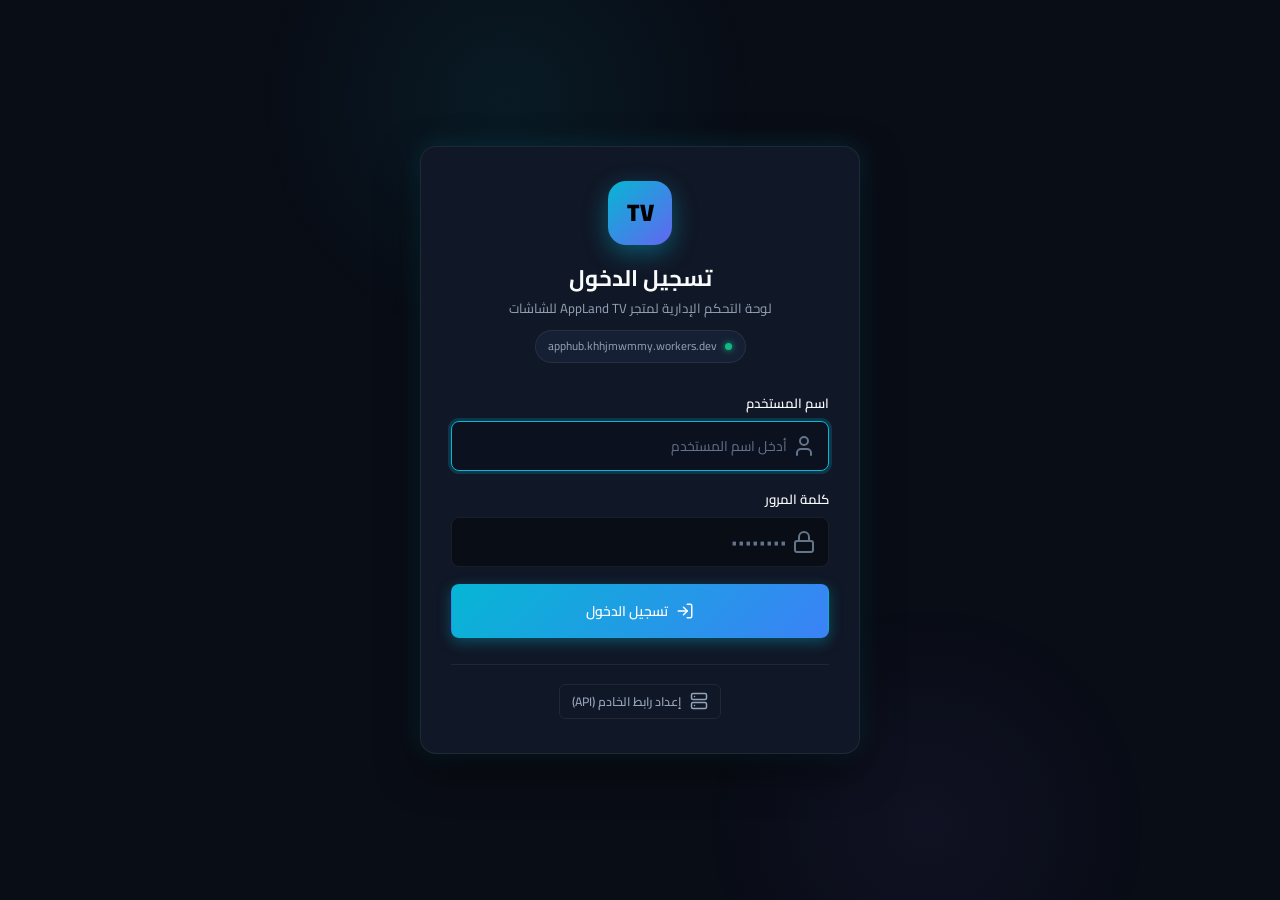
<file: versions.html>
<!DOCTYPE html>
<html lang="ar" dir="rtl">
<head>
  <meta charset="UTF-8">
  <meta name="viewport" content="width=device-width, initial-scale=1.0">
  <title>سجل الإصدارات — AppLand TV</title>
  <link rel="stylesheet" href="css/style.css">
  <script src="assets/lucide.min.js"></script>
</head>
<body>

  <div class="sidebar-overlay" id="sidebarOverlay"></div>

  <div class="app-layout">
    <!-- ===== القائمة الجانبية ===== -->
    <aside class="sidebar" id="appSidebar">
      <div class="sidebar-header">
        <div class="brand-badge">
          <div class="brand-logo" style="background:linear-gradient(135deg, #06b6d4, #6366f1);color:#000;font-weight:900;">TV</div>
          <div class="brand-info">
            <h2>AppLand TV</h2>
            <span>متجر الشاشات والتلفاز</span>
          </div>
        </div>
      </div>

      <nav class="sidebar-nav">
        <span class="nav-section-title">القائمة الرئيسية</span>
        <a href="index.html" class="nav-link" data-page="dashboard">
          <i data-lucide="layout-dashboard"></i>
          <span>لوحة التحكم</span>
        </a>
        <a href="submissions.html" class="nav-link" data-page="submissions">
          <i data-lucide="inbox"></i>
          <span>طلبات المطورين</span>
          <span class="badge badge-warning" id="submissionsPendingBadge" style="display:none;margin-right:auto;">0</span>
        </a>
        <a href="apps.html" class="nav-link" data-page="apps">
          <i data-lucide="tv"></i>
          <span>تطبيقات الشاشة</span>
        </a>
        <a href="categories.html" class="nav-link" data-page="categories">
          <i data-lucide="folder-tree"></i>
          <span>الأقسام</span>
        </a>
        <a href="versions.html" class="nav-link" data-page="versions">
          <i data-lucide="tag"></i>
          <span>الإصدارات</span>
        </a>

        <span class="nav-section-title">التحليلات والنظام</span>
        <a href="stats.html" class="nav-link" data-page="stats">
          <i data-lucide="bar-chart-3"></i>
          <span>الإحصائيات</span>
        </a>
        <a href="settings.html" class="nav-link" data-page="settings">
          <i data-lucide="settings"></i>
          <span>الإعدادات</span>
        </a>
      </nav>

      <div class="sidebar-footer">
        <div class="user-profile-card">
          <div class="user-avatar" id="userAvatar">A</div>
          <div class="user-details">
            <div class="user-name" id="userName">مدير النظام</div>
            <div class="server-badge">
              <span class="server-dot"></span>
              <span id="serverLabel">متصل</span>
            </div>
          </div>
        </div>
        <div class="sidebar-actions-grid">
          <a href="server.html" class="btn btn-ghost btn-sm" title="إعداد الخادم">
            <i data-lucide="server"></i>
            <span>الخادم</span>
          </a>
          <button class="btn btn-danger btn-sm btn-logout" title="تسجيل الخروج">
            <i data-lucide="log-out"></i>
            <span>خروج</span>
          </button>
        </div>
      </div>
    </aside>

    <!-- ===== المحتوى الرئيسي ===== -->
    <div class="main-wrapper">
      <header class="top-header">
        <div class="header-title-wrap">
          <button class="mobile-menu-btn" id="mobileMenuToggle" aria-label="فتح القائمة">
            <i data-lucide="menu"></i>
          </button>
          <h1>سجل إصدارات التطبيقات</h1>
        </div>
        <div class="header-actions">
          <button class="btn btn-ghost btn-sm" id="refreshBtn">
            <i data-lucide="refresh-cw"></i>
            <span>تحديث</span>
          </button>
        </div>
      </header>

      <main class="page-container">
        <div class="toolbar-bar">
          <div style="display:flex;align-items:center;gap:0.75rem;flex-wrap:wrap;">
            <label for="filterApp" style="margin:0;font-weight:600;">تصفية حسب التطبيق:</label>
            <select id="filterApp" style="width:auto;min-width:220px;">
              <option value="">— جميع التطبيقات —</option>
            </select>
          </div>
        </div>

        <div class="card" style="padding:0;">
          <div class="table-responsive">
            <table>
              <thead>
                <tr>
                  <th>اسم التطبيق</th>
                  <th>رقم الإصدار</th>
                  <th>رمز الإصدار (Code)</th>
                  <th>الحجم</th>
                  <th>رابط APK</th>
                  <th>تاريخ الإضافة</th>
                </tr>
              </thead>
              <tbody id="versionsTableBody">
                <tr>
                  <td colspan="6" class="empty-state">
                    <div class="empty-icon"><i data-lucide="loader-2"></i></div>
                    <p>جارٍ تحميل الإصدارات...</p>
                  </td>
                </tr>
              </tbody>
            </table>
          </div>
        </div>
      </main>
    </div>
  </div>

  <!-- شريط التنقل السفلي للهواتف -->
  <nav class="mobile-bottom-nav">
    <a href="index.html" class="bottom-nav-item" data-page="dashboard">
      <i data-lucide="layout-dashboard"></i>
      <span>الرئيسية</span>
    </a>
    <a href="apps.html" class="bottom-nav-item" data-page="apps">
      <i data-lucide="smartphone"></i>
      <span>التطبيقات</span>
    </a>
    <a href="categories.html" class="bottom-nav-item" data-page="categories">
      <i data-lucide="folder-tree"></i>
      <span>الأقسام</span>
    </a>
    <a href="stats.html" class="bottom-nav-item" data-page="stats">
      <i data-lucide="bar-chart-3"></i>
      <span>الإحصائيات</span>
    </a>
    <a href="settings.html" class="bottom-nav-item" data-page="settings">
      <i data-lucide="settings"></i>
      <span>الإعدادات</span>
    </a>
  </nav>

  <div id="toastNotice" class="toast-notice"></div>

  <script src="js/core.js"></script>
  <script>
    document.addEventListener('DOMContentLoaded', async () => {
      Core.setupLayout('versions');

      const isAuthed = await Core.checkAuth();
      if (!isAuthed) return;

      let allApps = [];
      let allVersions = [];

      async function loadInitial() {
        try {
          const appsRes = await Core.api('/api/admin/apps');
          allApps = (appsRes && appsRes.items) || appsRes || [];
          populateAppFilter();
          await loadVersions();
        } catch (e) {
          Core.toast('فشل تحميل البيانات: ' + e.message, 'error');
        }
      }

      function populateAppFilter() {
        const sel = document.getElementById('filterApp');
        sel.innerHTML = '<option value="">— جميع التطبيقات —</option>' + allApps.map(a => `
          <option value="${Core.esc(a.id)}">${Core.esc(a.name)}</option>
        `).join('');
      }

      async function loadVersions(appId = '') {
        try {
          const q = appId ? ('?appId=' + encodeURIComponent(appId)) : '';
          const res = await Core.api('/api/admin/versions' + q);
          allVersions = (res && res.items) || res || [];
          renderVersionsTable();
        } catch (e) {
          Core.toast('فشل تحميل الإصدارات: ' + e.message, 'error');
        }
      }

      function renderVersionsTable() {
        const tbody = document.getElementById('versionsTableBody');

        if (!allVersions.length) {
          tbody.innerHTML = `
            <tr>
              <td colspan="6" class="empty-state">
                <div class="empty-icon"><i data-lucide="tag"></i></div>
                <p>لا توجد إصدارات مسجلة</p>
              </td>
            </tr>
          `;
          Core.initIcons();
          return;
        }

        tbody.innerHTML = allVersions.map(v => {
          const app = allApps.find(a => a.id === v.appId);
          const appName = (app && app.name) || v.appId || '—';

          return `
            <tr>
              <td>
                <div class="app-row-title">${Core.esc(appName)}</div>
                <div class="app-row-meta">${Core.esc(v.appId || '')}</div>
              </td>
              <td><span class="badge badge-primary">${Core.esc(v.versionName || '—')}</span></td>
              <td><span class="badge badge-neutral">${Core.esc(v.versionCode ?? '—')}</span></td>
              <td><span class="text-muted">${Core.fmtSize(v.sizeBytes)}</span></td>
              <td>
                ${v.apkUrl ? `
                  <a href="${Core.esc(v.apkUrl)}" target="_blank" rel="noopener" class="btn btn-ghost btn-sm" style="display:inline-flex;padding:0.35rem 0.65rem;" title="${Core.esc(v.apkUrl)}">
                    <i data-lucide="download"></i>
                    <span>تحميل APK</span>
                  </a>
                ` : '<span class="text-dim">لا يوجد رابط</span>'}
              </td>
              <td><span class="text-muted">${Core.fmtDate(v.createdAt)}</span></td>
            </tr>
          `;
        }).join('');

        Core.initIcons();
      }

      document.getElementById('filterApp').addEventListener('change', (e) => {
        loadVersions(e.target.value);
      });

      document.getElementById('refreshBtn').addEventListener('click', () => {
        Core.toast('جارٍ التحديث...', 'info');
        loadVersions(document.getElementById('filterApp').value);
      });

      loadInitial();
    });
  </script>
</body>
</html>
</file>
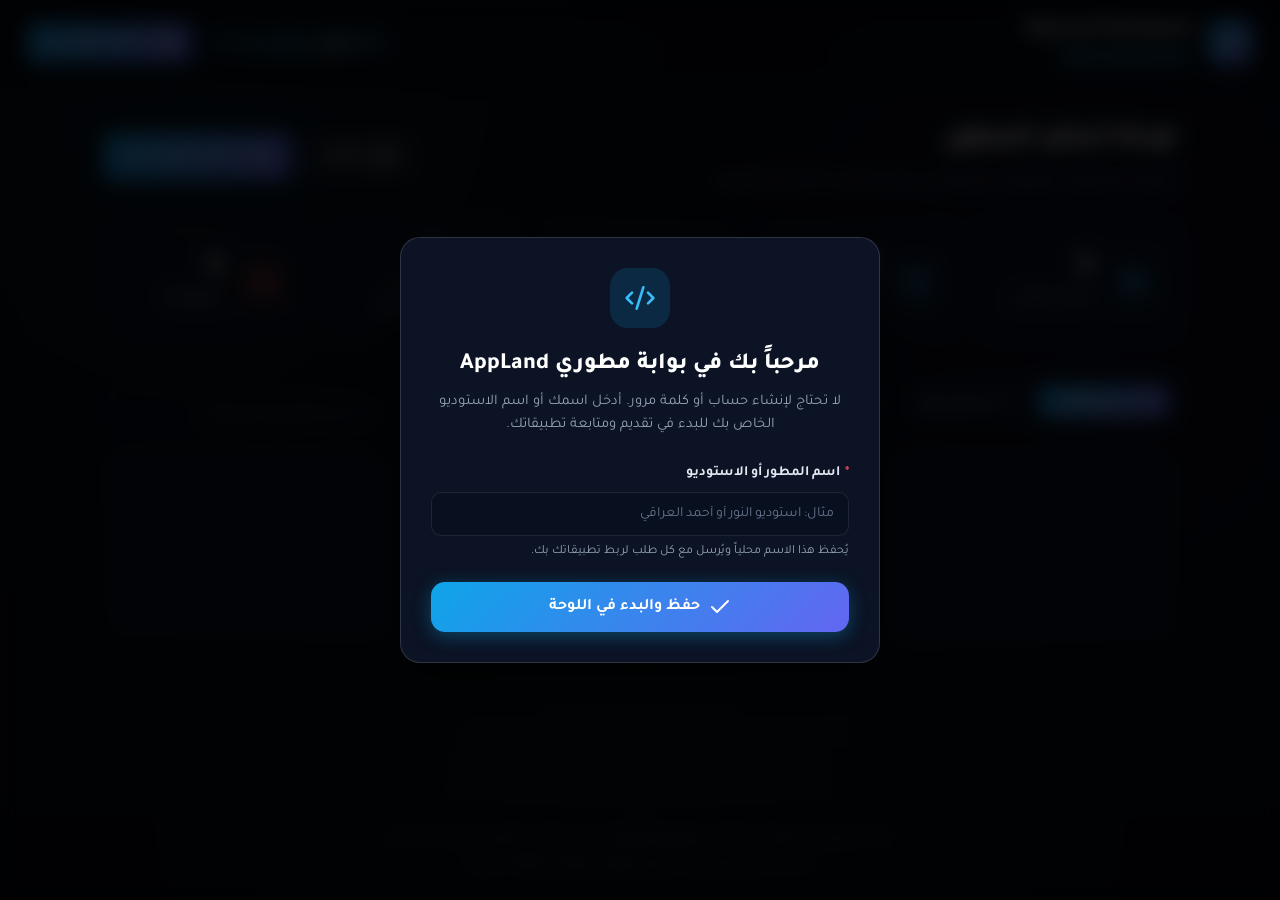
<file: dev/dashboard.html>
<!DOCTYPE html>
<html lang="ar" dir="rtl">
<head>
  <meta charset="UTF-8">
  <meta name="viewport" content="width=device-width, initial-scale=1.0">
  <title>بوابة المطورين — AppLand Developers</title>
  <link rel="stylesheet" href="css/dev.css">
  <script src="assets/lucide.min.js"></script>
</head>
<body>

  <!-- Top Header -->
  <header class="dev-header">
    <div class="brand-wrap">
      <div class="brand-icon">
        <i data-lucide="tv-2" style="width:24px;height:24px;"></i>
      </div>
      <div class="brand-text-wrap">
        <span class="brand-title">AppLand Developers</span>
        <span class="brand-badge">بوابة المطورين الرسمية</span>
      </div>
    </div>

    <div class="nav-actions">
      <!-- Developer Name Badge -->
      <button id="changeNameNavBtn" class="dev-profile-chip" title="تعديل اسم المطور">
        <i data-lucide="user" style="width:16px;height:16px;"></i>
        <span>المطور: <strong id="devNameNav">مطور جديد</strong></span>
        <i data-lucide="edit-3" style="width:13px;height:13px;opacity:0.75;"></i>
      </button>

      <!-- Submit App Quick Action -->
      <a href="submit.html" class="btn btn-primary btn-sm">
        <i data-lucide="plus-circle"></i>
        <span>تقديم تطبيق جديد</span>
      </a>
    </div>
  </header>

  <!-- Container -->
  <main class="dev-container">
    <!-- Page Header -->
    <div class="page-head">
      <div class="page-title">
        <h1>لوحة تحكم المطور</h1>
        <p>متابعة حالة طلبات التطبيقات ونشرها على متجر شاشات Android TV الذكية</p>
      </div>

      <div style="display:flex;gap:10px;">
        <button id="refreshBtn" class="btn btn-ghost" title="تحديث البيانات">
          <i data-lucide="refresh-cw"></i>
          <span>تحديث</span>
        </button>
        <a href="submit.html" class="btn btn-primary">
          <i data-lucide="plus-circle"></i>
          <span>تقديم تطبيق جديد</span>
        </a>
      </div>
    </div>

    <!-- Changes Requested Alert Banner -->
    <div id="changesAlert" class="alert alert-warning" style="display:none;">
      <i data-lucide="alert-triangle" style="width:24px;height:24px;flex-shrink:0;"></i>
      <div>
        <strong>تنبيه: لديك طلبات بانتظار تعديلاتك!</strong>
        <p id="changesAlertText" style="margin-top:2px;">يرجى مراجعة ملاحظات الإدارة وتعديل بيانات التطبيق لإعادة فحصها والموافقة عليها.</p>
      </div>
    </div>

    <!-- Error Banner -->
    <div id="errorBanner" class="alert alert-danger" style="display:none;">
      <i data-lucide="wifi-off" style="width:24px;height:24px;flex-shrink:0;"></i>
      <div style="flex:1;">
        <strong>تعذر الاتصال بالخادم</strong>
        <p id="errorBannerText" style="margin-top:2px;">حدث خطأ أثناء جلب البيانات من الخادم.</p>
      </div>
      <button class="btn btn-sm btn-ghost" id="retryErrorBtn">إعادة المحاولة</button>
    </div>

    <!-- Stats Grid -->
    <div class="stats-grid">
      <div class="stat-card">
        <div class="stat-icon blue"><i data-lucide="layers"></i></div>
        <div>
          <div class="stat-val" id="statTotal">0</div>
          <div class="stat-lbl">إجمالي طلباتي</div>
        </div>
      </div>

      <div class="stat-card">
        <div class="stat-icon blue"><i data-lucide="clock"></i></div>
        <div>
          <div class="stat-val" id="statPending">0</div>
          <div class="stat-lbl">قيد المراجعة</div>
        </div>
      </div>

      <div class="stat-card">
        <div class="stat-icon yellow"><i data-lucide="alert-circle"></i></div>
        <div>
          <div class="stat-val" id="statChanges">0</div>
          <div class="stat-lbl">تحتاج إلى تعديل</div>
        </div>
      </div>

      <div class="stat-card">
        <div class="stat-icon green"><i data-lucide="check-circle-2"></i></div>
        <div>
          <div class="stat-val" id="statApproved">0</div>
          <div class="stat-lbl">المقبولة والمنشورة</div>
        </div>
      </div>

      <div class="stat-card">
        <div class="stat-icon red"><i data-lucide="x-circle"></i></div>
        <div>
          <div class="stat-val" id="statRejected">0</div>
          <div class="stat-lbl">المرفوضة</div>
        </div>
      </div>
    </div>

    <!-- Toolbar: Tabs & Search -->
    <div class="toolbar-wrap">
      <div class="tabs-pills">
        <button class="tab-pill active" data-status="all">
          <i data-lucide="layout-grid" style="width:15px;height:15px;"></i>
          <span>جميع الطلبات</span>
        </button>
        <button class="tab-pill" data-status="pending">
          <i data-lucide="clock" style="width:15px;height:15px;"></i>
          <span>قيد المراجعة</span>
        </button>
        <button class="tab-pill" data-status="changes_requested">
          <i data-lucide="alert-triangle" style="width:15px;height:15px;"></i>
          <span>تحتاج إلى تعديل</span>
        </button>
        <button class="tab-pill" data-status="approved">
          <i data-lucide="check-check" style="width:15px;height:15px;"></i>
          <span>المنشورة في المتجر</span>
        </button>
        <button class="tab-pill" data-status="rejected">
          <i data-lucide="ban" style="width:15px;height:15px;"></i>
          <span>المرفوضة</span>
        </button>
      </div>

      <div class="search-input-wrap">
        <i data-lucide="search" style="width:16px;height:16px;"></i>
        <input type="text" id="searchInput" class="search-input" placeholder="بحث باسم التطبيق أو رقم الطلب...">
      </div>
    </div>

    <!-- Submissions Table Card -->
    <div class="submissions-table-wrap">
      <!-- Loading State -->
      <div id="loadingState" style="padding:56px 20px;text-align:center;color:var(--text-muted);">
        <i data-lucide="loader" style="animation:spin 1s linear infinite;width:34px;height:34px;margin:0 auto 14px;display:block;color:var(--primary);"></i>
        <span style="font-weight:600;">جارٍ تحميل طلبات المطور من الخادم...</span>
      </div>

      <!-- Empty State -->
      <div id="emptyState" style="display:none;padding:64px 20px;text-align:center;">
        <div style="width:64px;height:64px;border-radius:50%;background:rgba(255,255,255,0.04);border:1px solid var(--border);display:flex;align-items:center;justify-content:center;margin:0 auto 16px;color:var(--text-dim);">
          <i data-lucide="inbox" style="width:32px;height:32px;"></i>
        </div>
        <h3 style="font-size:1.2rem;color:#ffffff;margin-bottom:6px;">لا توجد أي طلبات هنا</h3>
        <p style="color:var(--text-muted);font-size:0.92rem;margin-bottom:24px;max-width:420px;margin-inline:auto;">
          لم تقدم أي تطبيقات في هذا التصنيف بعد. يمكنك البدء بتقديم تطبيقك الآن لينشر في متجر AppLand.
        </p>
        <a href="submit.html" class="btn btn-primary">
          <i data-lucide="plus-circle"></i>
          <span>تقديم تطبيقك الأول</span>
        </a>
      </div>

      <!-- Submissions Table -->
      <table class="submissions-table" id="subsTable" style="display:none;">
        <thead>
          <tr>
            <th>التطبيق والإصدار</th>
            <th>رقم الطلب</th>
            <th>القسم والفئة</th>
            <th>الجهاز المستهدف</th>
            <th>تاريخ التقديم</th>
            <th>الحالة</th>
            <th style="text-align:left;">الإجراء</th>
          </tr>
        </thead>
        <tbody id="subsTbody"></tbody>
      </table>
    </div>
  </main>

  <!-- Onboarding Modal (Shown if developer has no saved name) -->
  <div class="modal-overlay" id="onboardingModal">
    <div class="modal-card" style="text-align:center;">
      <div style="width:60px;height:60px;border-radius:18px;background:rgba(14, 165, 233, 0.15);color:#38bdf8;display:flex;align-items:center;justify-content:center;margin:0 auto 18px;">
        <i data-lucide="code-2" style="width:32px;height:32px;"></i>
      </div>
      <h2 style="font-size:1.45rem;font-weight:800;color:#ffffff;margin-bottom:8px;">مرحباً بك في بوابة مطوري AppLand</h2>
      <p style="color:var(--text-muted);font-size:0.92rem;margin-bottom:24px;line-height:1.6;">
        لا تحتاج لإنشاء حساب أو كلمة مرور. أدخل اسمك أو اسم الاستوديو الخاص بك للبدء في تقديم ومتابعة تطبيقاتك.
      </p>

      <form id="onboardingForm" style="text-align:right;">
        <div class="form-group" style="margin-bottom:22px;">
          <label class="form-label" for="onboardInput"><span class="req">*</span> اسم المطور أو الاستوديو</label>
          <input class="form-input" type="text" id="onboardInput" placeholder="مثال: استوديو النور أو أحمد العراقي" required autofocus>
          <div class="form-hint">يُحفظ هذا الاسم محلياً ويُرسل مع كل طلب لربط تطبيقاتك بك.</div>
        </div>

        <button type="submit" class="btn btn-primary btn-block btn-lg">
          <i data-lucide="check"></i>
          <span>حفظ والبدء في اللوحة</span>
        </button>
      </form>
    </div>
  </div>

  <!-- Change Name Modal -->
  <div class="modal-overlay" id="changeNameModal">
    <div class="modal-card">
      <div class="modal-head">
        <h3 class="modal-title">تعديل اسم المطور</h3>
        <button class="modal-close" id="closeChangeNameModal">&times;</button>
      </div>

      <form id="changeNameForm">
        <div class="form-group">
          <label class="form-label" for="changeNameInput">الاسم الجديد</label>
          <input class="form-input" type="text" id="changeNameInput" required>
          <div class="form-hint">سيتم حفظ الاسم محلياً واستخدامه في جميع طلباتك القادمة.</div>
        </div>

        <div style="display:flex;justify-content:flex-end;gap:10px;margin-top:22px;">
          <button type="button" class="btn btn-ghost" id="cancelChangeNameBtn">إلغاء</button>
          <button type="submit" class="btn btn-primary">حفظ التعديل</button>
        </div>
      </form>
    </div>
  </div>

  <!-- Standalone Footer (NO links to admin panel) -->
  <footer class="dev-footer">
    <div style="margin-bottom:6px;">منصة مطوري AppLand — بوابة نشر وتوزيع التطبيقات على شاشات وأجهزة Android TV الذكية</div>
    <div style="color:var(--text-dim);font-size:0.8rem;">نظام تقديم مستقل وآمن • جميع الحقوق محفوظة © 2026 AppLand</div>
  </footer>

  <style>
    @keyframes spin { from { transform: rotate(0deg); } to { transform: rotate(360deg); } }
  </style>

  <script src="js/dev.js"></script>
  <script>
    let allSubmissions = [];
    let currentFilter = 'all';

    function initIcons() {
      if (window.lucide && typeof lucide.createIcons === 'function') {
        lucide.createIcons();
      }
    }

    function checkOnboarding() {
      const devName = Dev.getDevName();
      if (!devName) {
        document.getElementById('onboardingModal').classList.add('open');
        initIcons();
        return false;
      }
      document.getElementById('devNameNav').textContent = devName;
      document.getElementById('onboardingModal').classList.remove('open');
      return true;
    }

    // Onboarding Form Submit
    document.getElementById('onboardingForm').addEventListener('submit', (e) => {
      e.preventDefault();
      const val = document.getElementById('onboardInput').value.trim();
      if (!val) return;
      Dev.setDevName(val);
      document.getElementById('devNameNav').textContent = val;
      document.getElementById('onboardingModal').classList.remove('open');
      Dev.toast('مرحباً بك يا ' + val + ' في بوابة المطورين!', 'success');
      loadDashboard();
    });

    // Change Name Modal Handlers
    document.getElementById('changeNameNavBtn').addEventListener('click', () => {
      document.getElementById('changeNameInput').value = Dev.getDevName() || '';
      document.getElementById('changeNameModal').classList.add('open');
      document.getElementById('changeNameInput').focus();
    });

    document.getElementById('closeChangeNameModal').addEventListener('click', () => {
      document.getElementById('changeNameModal').classList.remove('open');
    });

    document.getElementById('cancelChangeNameBtn').addEventListener('click', () => {
      document.getElementById('changeNameModal').classList.remove('open');
    });

    document.getElementById('changeNameForm').addEventListener('submit', (e) => {
      e.preventDefault();
      const val = document.getElementById('changeNameInput').value.trim();
      if (!val) return;
      Dev.setDevName(val);
      document.getElementById('devNameNav').textContent = val;
      document.getElementById('changeNameModal').classList.remove('open');
      Dev.toast('تم تحديث اسم المطور بنجاح', 'success');
      loadDashboard();
    });

    // Refresh & Retry
    document.getElementById('refreshBtn').addEventListener('click', () => {
      Dev.toast('جارٍ تحديث البيانات...', 'info');
      loadDashboard();
    });

    document.getElementById('retryErrorBtn').addEventListener('click', loadDashboard);

    // Search Input
    document.getElementById('searchInput').addEventListener('input', renderTable);

    // Filter Tabs
    document.querySelectorAll('.tab-pill').forEach(btn => {
      btn.addEventListener('click', () => {
        document.querySelectorAll('.tab-pill').forEach(b => b.classList.remove('active'));
        btn.classList.add('active');
        currentFilter = btn.dataset.status;
        renderTable();
      });
    });

    // Load Data from Backend
    async function loadDashboard() {
      if (!checkOnboarding()) return;

      document.getElementById('loadingState').style.display = 'block';
      document.getElementById('emptyState').style.display = 'none';
      document.getElementById('subsTable').style.display = 'none';
      document.getElementById('errorBanner').style.display = 'none';

      const devId = Dev.getDevId();
      const mySubs = Dev.getMySubmissions();
      const devName = Dev.getDevName();

      try {
        let query = `?devId=${encodeURIComponent(devId)}`;
        if (mySubs.length > 0) {
          query += `&ids=${encodeURIComponent(mySubs.join(','))}`;
        }
        if (devName) {
          query += `&devName=${encodeURIComponent(devName)}`;
        }

        const subsRes = await Dev.api('/api/dev/submissions' + query);
        allSubmissions = subsRes.items || [];

        // Compute Stats
        const total = allSubmissions.length;
        const pending = allSubmissions.filter(s => s.status === 'pending' || s.status === 'in_review').length;
        const changes = allSubmissions.filter(s => s.status === 'changes_requested').length;
        const approved = allSubmissions.filter(s => s.status === 'approved').length;
        const rejected = allSubmissions.filter(s => s.status === 'rejected').length;

        document.getElementById('statTotal').textContent = total;
        document.getElementById('statPending').textContent = pending;
        document.getElementById('statChanges').textContent = changes;
        document.getElementById('statApproved').textContent = approved;
        document.getElementById('statRejected').textContent = rejected;

        if (changes > 0) {
          document.getElementById('changesAlert').style.display = 'flex';
          document.getElementById('changesAlertText').textContent = `لديك (${changes}) طلب بحاجة إلى تعديل ملاحظات الإدارة قبل الموافقة والنشر.`;
        } else {
          document.getElementById('changesAlert').style.display = 'none';
        }

        renderTable();
      } catch (err) {
        document.getElementById('errorBanner').style.display = 'flex';
        document.getElementById('errorBannerText').textContent = err.message || 'تعذر الاتصال بالخادم لجلب الطلبات.';
        Dev.toast(err.message || 'حدث خطأ أثناء جلب البيانات', 'danger');
      } finally {
        document.getElementById('loadingState').style.display = 'none';
        initIcons();
      }
    }

    // Render Submissions Table
    function renderTable() {
      const q = document.getElementById('searchInput').value.trim().toLowerCase();
      let filtered = [...allSubmissions];

      if (currentFilter !== 'all') {
        filtered = filtered.filter(s => s.status === currentFilter);
      }

      if (q) {
        filtered = filtered.filter(s => [
          s.name, s.reqNumber, s.sectionName, s.categoryName, s.versionName
        ].filter(Boolean).join(' ').toLowerCase().includes(q));
      }

      const tbody = document.getElementById('subsTbody');
      tbody.innerHTML = '';

      if (filtered.length === 0) {
        document.getElementById('emptyState').style.display = 'block';
        document.getElementById('subsTable').style.display = 'none';
        return;
      }

      document.getElementById('emptyState').style.display = 'none';
      document.getElementById('subsTable').style.display = 'table';

      filtered.forEach(sub => {
        const tr = document.createElement('tr');
        const iconSrc = sub.iconUrl || 'assets/logo.png';

        const deviceLabel = sub.targetType === 'TV' ? 'شاشات TV' : (sub.targetType === 'PHONE' ? 'هواتف' : 'شاشات وهواتف');
        const secCatText = [sub.sectionName, sub.categoryName].filter(Boolean).join(' › ') || 'متنوع';

        let actionBtn = `
          <a href="details.html?id=${encodeURIComponent(sub.id)}" class="btn btn-ghost btn-sm">
            <i data-lucide="eye"></i>
            <span>التفاصيل</span>
          </a>
        `;

        if (sub.status === 'changes_requested') {
          actionBtn = `
            <a href="details.html?id=${encodeURIComponent(sub.id)}&edit=true" class="btn btn-primary btn-sm" style="background:#f59e0b;color:#000;">
              <i data-lucide="edit-3"></i>
              <span>تعديل الطلب</span>
            </a>
          `;
        }

        tr.innerHTML = `
          <td>
            <div class="app-meta-cell">
              <img class="app-meta-icon" src="${Dev.esc(iconSrc)}" alt="" onerror="this.src='https://placehold.co/80x80/0f172a/38bdf8?text=App'">
              <div>
                <strong style="color:#ffffff;display:block;font-size:0.96rem;">${Dev.esc(sub.name)}</strong>
                <span style="font-size:0.78rem;color:var(--text-dim);">إصدار ${Dev.esc(sub.versionName || '1.0.0')} • ${Dev.fmtBytes(sub.sizeBytes)}</span>
              </div>
            </div>
          </td>
          <td><span class="req-pill">${Dev.esc(sub.reqNumber || '—')}</span></td>
          <td>
            <div style="font-weight:600;color:#e2e8f0;font-size:0.88rem;">${Dev.esc(secCatText)}</div>
            <div style="font-size:0.75rem;color:var(--text-dim);">${Dev.esc(sub.sectionId || '')} / ${Dev.esc(sub.categoryId || '')}</div>
          </td>
          <td>
            <span class="badge" style="background:rgba(99,102,241,0.12);color:#a5b4fc;border:1px solid rgba(99,102,241,0.3);">
              ${Dev.esc(deviceLabel)}
            </span>
          </td>
          <td style="color:var(--text-muted);font-size:0.85rem;">${Dev.fmtDate(sub.createdAt)}</td>
          <td>${Dev.statusBadge(sub.status)}</td>
          <td style="text-align:left;">${actionBtn}</td>
        `;

        tbody.appendChild(tr);
      });

      initIcons();
    }

    document.addEventListener('DOMContentLoaded', () => {
      initIcons();
      loadDashboard();
    });
  </script>
</body>
</html>
</file>
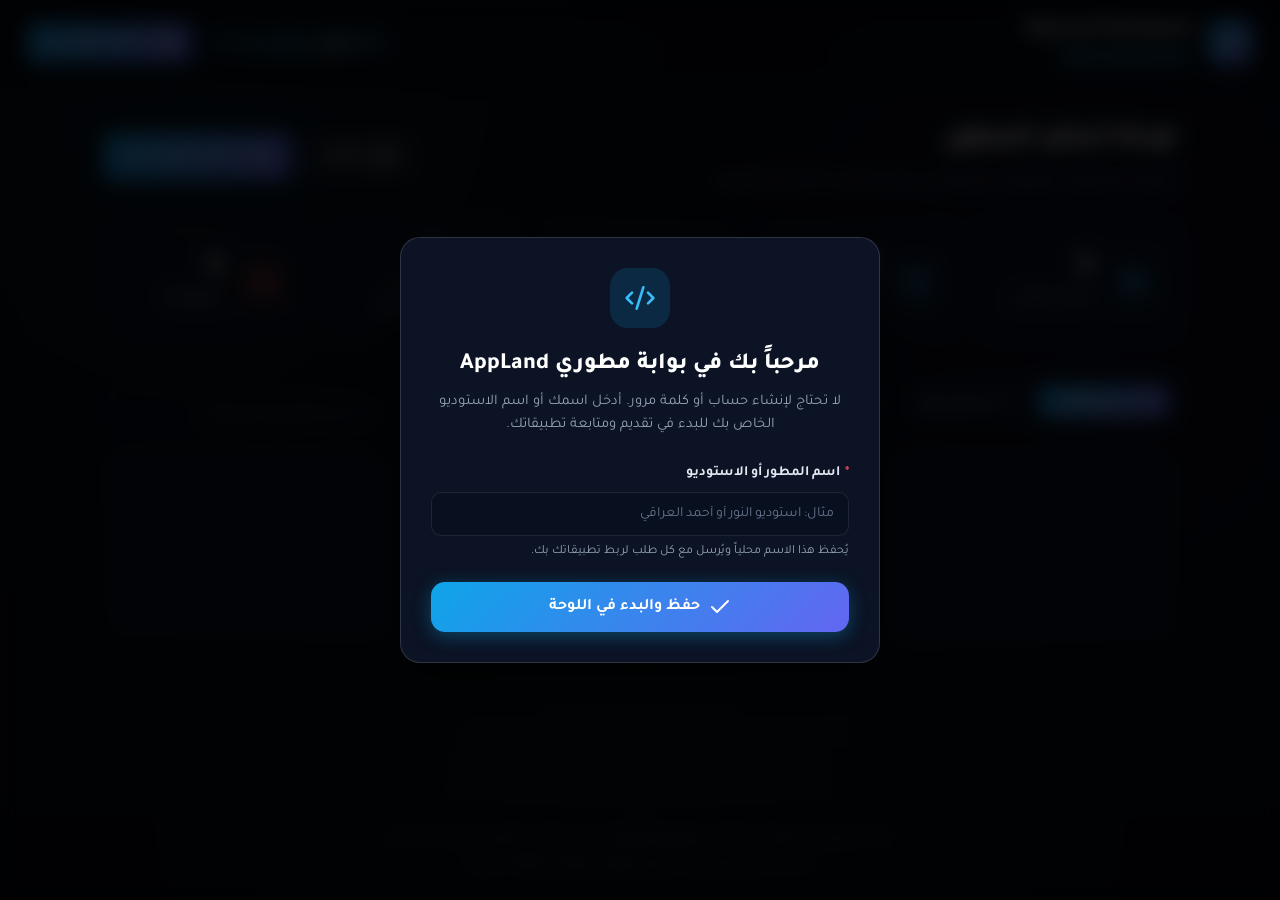
<file: dev/details.html>
<!DOCTYPE html>
<html lang="ar" dir="rtl">
<head>
  <meta charset="UTF-8">
  <meta name="viewport" content="width=device-width, initial-scale=1.0">
  <title>تفاصيل الطلب — AppLand Developers</title>
  <link rel="stylesheet" href="css/dev.css">
  <script src="assets/lucide.min.js"></script>
  <style>
    .lightbox-overlay {
      position: fixed;
      inset: 0;
      background: rgba(0, 0, 0, 0.9);
      backdrop-filter: blur(8px);
      z-index: 3000;
      display: flex;
      align-items: center;
      justify-content: center;
      padding: 20px;
    }
    .lightbox-img {
      max-width: 90vw;
      max-height: 85vh;
      border-radius: 12px;
      box-shadow: 0 10px 40px rgba(0,0,0,0.8);
      object-fit: contain;
    }
    .screens-gallery {
      display: flex;
      gap: 14px;
      overflow-x: auto;
      padding-bottom: 10px;
      scrollbar-width: thin;
    }
    .screens-gallery img {
      width: 200px;
      height: 112px;
      border-radius: 10px;
      object-fit: cover;
      background: #0d1527;
      border: 1px solid var(--border);
      cursor: pointer;
      transition: transform 0.2s ease, border-color 0.2s ease;
      flex-shrink: 0;
    }
    .screens-gallery img:hover {
      transform: scale(1.03);
      border-color: var(--primary);
    }
  </style>
</head>
<body>

  <!-- Top Header -->
  <header class="dev-header">
    <div class="brand-wrap">
      <div class="brand-icon">
        <i data-lucide="tv-2" style="width:24px;height:24px;"></i>
      </div>
      <div class="brand-text-wrap">
        <span class="brand-title">AppLand Developers</span>
        <span class="brand-badge">بوابة المطورين الرسمية</span>
      </div>
    </div>

    <div class="nav-actions">
      <a href="dashboard.html" class="btn btn-ghost btn-sm">
        <i data-lucide="arrow-right"></i>
        <span>العودة للوحة التحكم</span>
      </a>
    </div>
  </header>

  <!-- Container -->
  <main class="dev-container" style="max-width:960px;">
    <!-- Loading State -->
    <div id="loadingBox" style="padding:60px 20px;text-align:center;color:var(--text-muted);">
      <i data-lucide="loader" style="animation:spin 1s linear infinite;width:36px;height:36px;margin:0 auto 16px;display:block;color:var(--primary);"></i>
      <span>جارٍ جلب تفاصيل الطلب من الخادم...</span>
    </div>

    <div id="contentWrap" style="display:none;">
      <!-- Page Header -->
      <div class="page-head">
        <div class="page-title">
          <div style="display:flex;align-items:center;gap:12px;margin-bottom:6px;flex-wrap:wrap;">
            <h1 id="detAppName" style="margin-bottom:0;">اسم التطبيق</h1>
            <span id="detStatusBadge"></span>
          </div>
          <div style="display:flex;align-items:center;gap:10px;">
            <span class="req-pill" id="detReqNumber">REQ-—</span>
            <span style="font-size:0.85rem;color:var(--text-dim);" id="detCreatedAt">تاريخ الإرسال: —</span>
          </div>
        </div>

        <div id="topActionWrap" style="display:flex;gap:10px;"></div>
      </div>

      <!-- Notice Banners -->
      <div id="changesBanner" class="alert alert-warning" style="display:none;">
        <i data-lucide="alert-triangle" style="width:24px;height:24px;flex-shrink:0;"></i>
        <div style="flex:1;">
          <strong>ملاحظات وتعديلات مطلوبة من الإدارة:</strong>
          <p id="changesText" style="margin-top:4px;font-size:0.96rem;"></p>
        </div>
        <button class="btn btn-sm btn-primary" id="openEditBtn" style="background:#f59e0b;color:#000;">
          <i data-lucide="edit-3"></i>
          <span>تعديل الطلب الآن</span>
        </button>
      </div>

      <div id="rejectBanner" class="alert alert-danger" style="display:none;">
        <i data-lucide="x-circle" style="width:24px;height:24px;flex-shrink:0;"></i>
        <div>
          <strong>سبب رفض نشر التطبيق:</strong>
          <p id="rejectText" style="margin-top:4px;font-size:0.96rem;"></p>
        </div>
      </div>

      <div id="approvedBanner" class="alert alert-success" style="display:none;">
        <i data-lucide="check-circle" style="width:24px;height:24px;flex-shrink:0;"></i>
        <div>
          <strong>تمت الموافقة ونشر التطبيق في المتجر!</strong>
          <p style="margin-top:4px;font-size:0.95rem;">تطبيقك منشور الآن على متجر شاشات AppLand ومتاح لجميع المستخدمين للتنزيل المباشر.</p>
        </div>
      </div>

      <!-- Details View Card -->
      <div id="detailsCard" class="form-card">
        <!-- App Meta Bar -->
        <div style="display:flex;gap:20px;align-items:flex-start;flex-wrap:wrap;border-bottom:1px solid var(--border);padding-bottom:24px;margin-bottom:24px;">
          <img id="detIcon" src="" alt="أيقونة التطبيق" style="width:84px;height:84px;border-radius:20px;object-fit:cover;background:#0d1527;border:1px solid var(--border);flex-shrink:0;">
          <div style="flex:1;min-width:260px;">
            <h2 id="detTitle" style="font-size:1.45rem;font-weight:800;color:#ffffff;margin-bottom:4px;"></h2>
            <div style="color:var(--text-muted);font-size:0.9rem;margin-bottom:10px;">
              المطور: <strong id="detDev" style="color:#ffffff;"></strong> • القسم: <strong id="detSecCat" style="color:var(--info);"></strong>
            </div>
            <p id="detShortDesc" style="color:#e2e8f0;font-size:0.96rem;line-height:1.5;"></p>
          </div>
        </div>

        <!-- Specs Grid -->
        <div style="display:grid;grid-template-columns:repeat(auto-fit, minmax(180px, 1fr));gap:16px;margin-bottom:24px;background:var(--bg-card-alt);padding:18px;border-radius:var(--radius-md);border:1px solid var(--border);">
          <div>
            <span style="font-size:0.78rem;color:var(--text-dim);display:block;margin-bottom:2px;">الجهاز المستهدف</span>
            <strong id="detTarget" style="color:#ffffff;font-size:0.95rem;"></strong>
          </div>
          <div>
            <span style="font-size:0.78rem;color:var(--text-dim);display:block;margin-bottom:2px;">الإصدار الحالي</span>
            <strong id="detVersion" style="color:#ffffff;font-size:0.95rem;"></strong>
          </div>
          <div>
            <span style="font-size:0.78rem;color:var(--text-dim);display:block;margin-bottom:2px;">حجم الملف</span>
            <strong id="detSize" style="color:#ffffff;font-size:0.95rem;"></strong>
          </div>
          <div>
            <span style="font-size:0.78rem;color:var(--text-dim);display:block;margin-bottom:2px;">Package Name</span>
            <code id="detPackage" style="color:#a5b4fc;font-size:0.85rem;direction:ltr;display:inline-block;"></code>
          </div>
        </div>

        <!-- APK Direct Link -->
        <div style="margin-bottom:24px;">
          <label class="form-label">رابط APK المباشر</label>
          <div style="display:flex;gap:10px;align-items:center;background:var(--bg-card-alt);padding:12px 16px;border-radius:var(--radius-sm);border:1px solid var(--border);word-break:break-all;">
            <i data-lucide="link" style="color:var(--info);width:18px;height:18px;flex-shrink:0;"></i>
            <span id="detApkUrl" style="flex:1;font-size:0.88rem;color:#e2e8f0;font-family:monospace;"></span>
            <button class="btn btn-ghost btn-sm" id="copyApkBtn" style="flex-shrink:0;">
              <i data-lucide="copy"></i>
              <span>نسخ</span>
            </button>
            <a id="testApkLink" href="#" target="_blank" class="btn btn-ghost btn-sm" style="flex-shrink:0;">
              <i data-lucide="external-link"></i>
              <span>تحميل وتجربة</span>
            </a>
          </div>
        </div>

        <!-- Full Description -->
        <div style="margin-bottom:24px;">
          <label class="form-label">الوصف الكامل والمميزات</label>
          <div id="detFullDesc" style="background:var(--bg-card-alt);padding:18px;border-radius:var(--radius-sm);border:1px solid var(--border);color:#e2e8f0;white-space:pre-wrap;font-size:0.95rem;line-height:1.7;"></div>
        </div>

        <!-- Screenshots Gallery -->
        <div>
          <label class="form-label">لقطات الشاشة المرفقة (<span id="detScreensCount">0</span> صور — انقر لتكبير الصورة)</label>
          <div class="screens-gallery" id="detScreensGallery"></div>
        </div>
      </div>

      <!-- Edit Form (Shown when in edit mode) -->
      <div id="editCard" class="form-card" style="display:none;">
        <div class="section-title">
          <i data-lucide="edit-3" style="color:var(--warning);"></i>
          <span>تعديل بيانات التطبيق وإعادة الإرسال للمراجعة</span>
        </div>

        <form id="editForm">
          <div class="form-row">
            <div class="form-group">
              <label class="form-label" for="editName"><span class="req">*</span> اسم التطبيق</label>
              <input class="form-input" type="text" id="editName" required>
            </div>
            <div class="form-group">
              <label class="form-label" for="editDeveloper"><span class="req">*</span> اسم المطور</label>
              <input class="form-input" type="text" id="editDeveloper" required>
            </div>
          </div>

          <div class="form-row">
            <div class="form-group">
              <label class="form-label" for="editSection"><span class="req">*</span> القسم الرئيسي</label>
              <select class="form-select" id="editSection" required></select>
            </div>
            <div class="form-group">
              <label class="form-label" for="editCategory"><span class="req">*</span> الفئة الفرعية</label>
              <select class="form-select" id="editCategory" required></select>
            </div>
          </div>

          <div class="form-row">
            <div class="form-group">
              <label class="form-label" for="editTarget"><span class="req">*</span> الجهاز المستهدف</label>
              <select class="form-select" id="editTarget" required>
                <option value="TV">Android TV</option>
                <option value="BOTH">Both</option>
                <option value="PHONE">Android Phone</option>
              </select>
            </div>
            <div class="form-group">
              <label class="form-label" for="editVersion">رقم الإصدار</label>
              <input class="form-input" type="text" id="editVersion" value="1.0.0">
            </div>
          </div>

          <!-- Icon URL in Edit Mode -->
          <div class="form-group" style="margin-bottom:20px;">
            <label class="form-label" for="editIconUrl"><span class="req">*</span> رابط صورة أيقونة التطبيق</label>
            <input class="form-input" type="url" id="editIconUrl" required>
            <div id="editIconPreviewCard" class="image-preview-card" style="display:none;margin-top:10px;">
              <div class="preview-thumb-box"><img id="editIconPreviewImg" src="" alt="الأيقونة"></div>
              <div class="preview-info">
                <div id="editIconStatus" class="preview-status-text">معاينة</div>
              </div>
            </div>
          </div>

          <!-- Screenshots in Edit Mode -->
          <div class="form-group" style="margin-bottom:20px;">
            <div style="display:flex;justify-content:space-between;align-items:center;margin-bottom:8px;">
              <label class="form-label" style="margin-bottom:0;"><span class="req">*</span> روابط لقطات الشاشة (من 1 إلى 5 صور)</label>
              <button type="button" class="btn btn-ghost btn-sm" id="editAddScreenBtn">+ إضافة لقطة</button>
            </div>
            <div id="editScreensContainer" class="screenshots-builder"></div>
          </div>

          <div class="form-group">
            <label class="form-label" for="editApkUrl"><span class="req">*</span> رابط تحميل APK المباشر (HTTP / HTTPS)</label>
            <input class="form-input" type="url" id="editApkUrl" required>
          </div>

          <div class="form-group">
            <label class="form-label" for="editShortDesc"><span class="req">*</span> نبذة مختصرة</label>
            <input class="form-input" type="text" id="editShortDesc" required>
          </div>

          <div class="form-group">
            <label class="form-label" for="editFullDesc"><span class="req">*</span> الوصف الكامل</label>
            <textarea class="form-textarea" id="editFullDesc" required></textarea>
          </div>

          <div style="display:flex;justify-content:flex-end;gap:12px;margin-top:24px;">
            <button type="button" class="btn btn-ghost" id="cancelEditBtn">إلغاء التعديل</button>
            <button type="submit" class="btn btn-primary btn-lg" id="saveEditBtn">
              <i data-lucide="send"></i>
              <span>حفظ التعديلات وإعادة الإرسال</span>
            </button>
          </div>
        </form>
      </div>
    </div>
  </main>

  <!-- Standalone Footer (NO links to admin panel) -->
  <footer class="dev-footer">
    <div style="margin-bottom:6px;">منصة مطوري AppLand — بوابة نشر وتوزيع التطبيقات على شاشات وأجهزة Android TV الذكية</div>
    <div style="color:var(--text-dim);font-size:0.8rem;">نظام تقديم مستقل وآمن • جميع الحقوق محفوظة © 2026 AppLand</div>
  </footer>

  <script src="js/dev.js"></script>
  <script>
    function initIcons() {
      if (window.lucide && typeof lucide.createIcons === 'function') {
        lucide.createIcons();
      }
    }

    const urlParams = new URLSearchParams(window.location.search);
    const subId = urlParams.get('id');
    const startInEdit = urlParams.get('edit') === 'true';

    if (!subId) {
      window.location.replace('dashboard.html');
    }

    let currentSubmission = null;
    let serverSections = [];
    let serverCategories = [];
    let editScreensList = [];

    // Load Data
    async function loadDetails() {
      try {
        const [sub, opts] = await Promise.all([
          Dev.api(`/api/dev/submissions/${encodeURIComponent(subId)}`),
          Dev.fetchOptions()
        ]);

        currentSubmission = sub;
        serverSections = opts.sections || [];
        serverCategories = opts.categories || [];

        renderDetails();
        if (startInEdit && (sub.status === 'changes_requested' || sub.status === 'pending')) {
          showEditMode();
        }
      } catch (err) {
        document.getElementById('loadingBox').innerHTML = `
          <div class="alert alert-danger" style="display:inline-flex;text-align:right;">
            <i data-lucide="alert-circle" style="width:24px;height:24px;"></i>
            <div>
              <strong>فشل تحميل تفاصيل الطلب:</strong> ${Dev.esc(err.message)}
              <div style="margin-top:10px;">
                <a href="dashboard.html" class="btn btn-sm btn-ghost">العودة للوحة التحكم</a>
              </div>
            </div>
          </div>
        `;
        initIcons();
      }
    }

    // Render View Mode
    function renderDetails() {
      const sub = currentSubmission;
      document.getElementById('loadingBox').style.display = 'none';
      document.getElementById('contentWrap').style.display = 'block';

      document.getElementById('detAppName').textContent = sub.name;
      document.getElementById('detTitle').textContent = sub.name;
      document.getElementById('detStatusBadge').innerHTML = Dev.statusBadge(sub.status);
      document.getElementById('detReqNumber').textContent = sub.reqNumber || sub.id;
      document.getElementById('detCreatedAt').textContent = 'تاريخ الإرسال: ' + Dev.fmtDate(sub.createdAt);
      document.getElementById('detDev').textContent = sub.developer || sub.devName || 'مطور AppLand';
      
      const secCatText = [sub.sectionName, sub.categoryName].filter(Boolean).join(' › ') || 'متنوع';
      document.getElementById('detSecCat').textContent = secCatText;

      document.getElementById('detIcon').src = sub.iconUrl || 'assets/logo.png';
      document.getElementById('detShortDesc').textContent = sub.shortDescription || 'لا توجد نبذة مختصرة';
      document.getElementById('detFullDesc').textContent = sub.fullDescription || sub.shortDescription || '—';

      const deviceLabel = sub.targetType === 'TV' ? 'شاشات TV' : (sub.targetType === 'PHONE' ? 'هواتف' : 'شاشات وهواتف');
      document.getElementById('detTarget').textContent = deviceLabel;
      document.getElementById('detVersion').textContent = sub.versionName || '1.0.0';
      document.getElementById('detSize').textContent = Dev.fmtBytes(sub.sizeBytes);
      document.getElementById('detPackage').textContent = sub.packageName || 'com.example.app';

      // APK links
      document.getElementById('detApkUrl').textContent = sub.apkUrl || '—';
      document.getElementById('testApkLink').href = sub.apkUrl || '#';

      // Status Banners
      document.getElementById('changesBanner').style.display = sub.status === 'changes_requested' ? 'flex' : 'none';
      if (sub.status === 'changes_requested') {
        document.getElementById('changesText').textContent = sub.adminNotes || 'يرجى مراجعة وتحديث بيانات التطبيق.';
      }

      document.getElementById('rejectBanner').style.display = sub.status === 'rejected' ? 'flex' : 'none';
      if (sub.status === 'rejected') {
        document.getElementById('rejectText').textContent = sub.rejectionReason || 'تم رفض الطلب.';
      }

      document.getElementById('approvedBanner').style.display = sub.status === 'approved' ? 'flex' : 'none';

      // Render Screenshots Gallery
      const gallery = document.getElementById('detScreensGallery');
      gallery.innerHTML = '';
      const screens = Array.isArray(sub.screenshots) ? sub.screenshots : [];
      document.getElementById('detScreensCount').textContent = screens.length;

      if (screens.length === 0) {
        gallery.innerHTML = '<span style="color:var(--text-dim);font-size:0.85rem;">لا توجد لقطات شاشة مرفقة</span>';
      } else {
        screens.forEach(url => {
          const img = document.createElement('img');
          img.src = url;
          img.alt = 'لقطة شاشة';
          img.title = 'انقر للتكبير';
          img.addEventListener('click', () => openLightbox(url));
          gallery.appendChild(img);
        });
      }

      initIcons();
    }

    // Lightbox modal for screenshots
    function openLightbox(src) {
      const box = document.createElement('div');
      box.className = 'lightbox-overlay';
      box.innerHTML = `<img src="${Dev.esc(src)}" class="lightbox-img">`;
      box.addEventListener('click', () => box.remove());
      document.body.appendChild(box);
    }

    // Copy APK URL
    document.getElementById('copyApkBtn').addEventListener('click', () => {
      const url = currentSubmission && currentSubmission.apkUrl;
      if (url) {
        navigator.clipboard.writeText(url).then(() => {
          Dev.toast('تم نسخ رابط APK إلى الحافظة', 'success');
        });
      }
    });

    // Switch to Edit Mode
    function showEditMode() {
      const sub = currentSubmission;
      document.getElementById('detailsCard').style.display = 'none';
      document.getElementById('editCard').style.display = 'block';

      document.getElementById('editName').value = sub.name || '';
      document.getElementById('editDeveloper').value = sub.developer || sub.devName || '';
      document.getElementById('editTarget').value = sub.targetType || 'TV';
      document.getElementById('editVersion').value = sub.versionName || '1.0.0';
      document.getElementById('editIconUrl').value = sub.iconUrl || '';
      document.getElementById('editApkUrl').value = sub.apkUrl || '';
      document.getElementById('editShortDesc').value = sub.shortDescription || '';
      document.getElementById('editFullDesc').value = sub.fullDescription || '';

      // Populate Sections
      const secSel = document.getElementById('editSection');
      secSel.innerHTML = serverSections.map(s => `
        <option value="${Dev.esc(s.id)}" ${s.id === sub.sectionId ? 'selected' : ''}>${Dev.esc(s.name)}</option>
      `).join('');

      updateEditCategories(sub.sectionId || (serverSections[0] && serverSections[0].id), sub.categoryId);

      secSel.addEventListener('change', (e) => {
        updateEditCategories(e.target.value);
      });

      // Screenshots
      editScreensList = (Array.isArray(sub.screenshots) && sub.screenshots.length) ? [...sub.screenshots] : [''];
      renderEditScreens();

      initIcons();
    }

    function updateEditCategories(sectionId, selectedCatId = null) {
      const catSel = document.getElementById('editCategory');
      const filtered = serverCategories.filter(c => c.sectionId === sectionId);
      if (!filtered.length) {
        catSel.innerHTML = '<option value="misc">عام</option>';
      } else {
        catSel.innerHTML = filtered.map(c => `
          <option value="${Dev.esc(c.id)}" ${c.id === selectedCatId ? 'selected' : ''}>${Dev.esc(c.name)}</option>
        `).join('');
      }
    }

    function renderEditScreens() {
      const container = document.getElementById('editScreensContainer');
      container.innerHTML = '';
      editScreensList.forEach((url, i) => {
        const row = document.createElement('div');
        row.className = 'screenshot-row';
        row.innerHTML = `
          <div class="screenshot-input-line">
            <span class="screenshot-index">${i + 1}</span>
            <input class="form-input edit-screen-input" type="url" value="${Dev.esc(url)}" data-index="${i}" placeholder="https://example.com/screen.png">
            ${editScreensList.length > 1 ? `
              <button type="button" class="btn btn-danger btn-sm edit-del-screen" data-index="${i}">
                <i data-lucide="trash-2"></i>
              </button>
            ` : ''}
          </div>
        `;
        container.appendChild(row);
      });

      container.querySelectorAll('.edit-screen-input').forEach(inp => {
        inp.addEventListener('input', (e) => {
          editScreensList[parseInt(e.target.dataset.index, 10)] = e.target.value.trim();
        });
      });

      container.querySelectorAll('.edit-del-screen').forEach(btn => {
        btn.addEventListener('click', () => {
          editScreensList.splice(parseInt(btn.dataset.index, 10), 1);
          renderEditScreens();
        });
      });

      initIcons();
    }

    document.getElementById('editAddScreenBtn').addEventListener('click', () => {
      if (editScreensList.length < 5) {
        editScreensList.push('');
        renderEditScreens();
      }
    });

    document.getElementById('openEditBtn')?.addEventListener('click', showEditMode);
    document.getElementById('cancelEditBtn').addEventListener('click', () => {
      document.getElementById('editCard').style.display = 'none';
      document.getElementById('detailsCard').style.display = 'block';
    });

    // Save Edit Form
    document.getElementById('editForm').addEventListener('submit', async (e) => {
      e.preventDefault();

      const name = document.getElementById('editName').value.trim();
      const devName = document.getElementById('editDeveloper').value.trim();
      const sectionId = document.getElementById('editSection').value;
      const categoryId = document.getElementById('editCategory').value;
      const targetType = document.getElementById('editTarget').value;
      const versionName = document.getElementById('editVersion').value.trim();
      const iconUrl = document.getElementById('editIconUrl').value.trim();
      const apkUrl = document.getElementById('editApkUrl').value.trim();
      const shortDescription = document.getElementById('editShortDesc').value.trim();
      const fullDescription = document.getElementById('editFullDesc').value.trim();

      const cleanScreens = editScreensList.map(s => s.trim()).filter(Boolean);

      if (!name || !devName || !iconUrl || !apkUrl || cleanScreens.length === 0) {
        return Dev.toast('يرجى ملء جميع الحقول المطلوبة والصور', 'warning');
      }

      const saveBtn = document.getElementById('saveEditBtn');
      saveBtn.disabled = true;
      saveBtn.innerHTML = '<span>جارٍ حفظ التعديلات...</span>';

      try {
        await Dev.api(`/api/dev/submissions/${encodeURIComponent(subId)}`, {
          method: 'PUT',
          body: {
            name,
            developerName: devName,
            devName,
            sectionId,
            categoryId,
            targetType,
            versionName,
            iconUrl,
            screenshots: cleanScreens,
            apkUrl,
            shortDescription,
            fullDescription
          }
        });

        Dev.toast('تم إرسال تعديلاتك بنجاح للمراجعة!', 'success');
        document.getElementById('editCard').style.display = 'none';
        await loadDetails();
      } catch (err) {
        Dev.toast(err.message || 'فشل حفظ التعديلات', 'danger');
        saveBtn.disabled = false;
        saveBtn.innerHTML = '<i data-lucide="send"></i><span>حفظ التعديلات وإعادة الإرسال</span>';
        initIcons();
      }
    });

    document.addEventListener('DOMContentLoaded', () => {
      initIcons();
      loadDetails();
    });
  </script>
</body>
</html>
</file>
<file: css/style.css>
@import url('https://fonts.googleapis.com/css2?family=Cairo:wght@400;500;600;700;800;900&family=Plus+Jakarta+Sans:wght@400;500;600;700&display=swap');

:root {
  --bg-main: #090d16;
  --bg-surface: #101726;
  --bg-surface-elevated: #162034;
  --bg-surface-hover: #1c2942;
  --border-subtle: rgba(255, 255, 255, 0.07);
  --border-focus: rgba(6, 182, 212, 0.5);

  --primary: #06b6d4;
  --primary-hover: #0891b2;
  --primary-glow: rgba(6, 182, 212, 0.2);
  --primary-gradient: linear-gradient(135deg, #06b6d4 0%, #3b82f6 100%);

  --accent-purple: #8b5cf6;
  --accent-gradient: linear-gradient(135deg, #06b6d4 0%, #8b5cf6 100%);

  --success: #10b981;
  --success-bg: rgba(16, 185, 129, 0.12);
  --warning: #f59e0b;
  --warning-bg: rgba(245, 158, 11, 0.12);
  --danger: #ef4444;
  --danger-bg: rgba(239, 68, 68, 0.12);
  --danger-hover: #dc2626;

  --text-main: #f8fafc;
  --text-muted: #94a3b8;
  --text-dim: #64748b;

  --radius-lg: 16px;
  --radius-md: 12px;
  --radius-sm: 8px;
  --radius-pill: 9999px;

  --shadow-sm: 0 2px 6px rgba(0, 0, 0, 0.25);
  --shadow-md: 0 8px 24px rgba(0, 0, 0, 0.35);
  --shadow-lg: 0 16px 40px rgba(0, 0, 0, 0.5);
  --shadow-glow: 0 0 25px rgba(6, 182, 212, 0.18);

  --sidebar-width: 270px;
  --header-height: 68px;
  --bottom-nav-height: 64px;

  --transition-fast: 150ms ease;
  --transition-normal: 240ms cubic-bezier(0.16, 1, 0.3, 1);
}

/* ===== Base & Reset ===== */
*, *::before, *::after {
  box-sizing: border-box;
  margin: 0;
  padding: 0;
  -webkit-tap-highlight-color: transparent;
}

html {
  font-size: 15px;
  scroll-behavior: smooth;
  height: 100%;
}

body {
  font-family: 'Cairo', 'Plus Jakarta Sans', system-ui, -apple-system, BlinkMacSystemFont, "Segoe UI", Roboto, sans-serif;
  background-color: var(--bg-main);
  color: var(--text-main);
  min-height: 100%;
  line-height: 1.6;
  direction: rtl;
  text-align: right;
  overflow-x: hidden;
  display: flex;
  flex-direction: column;
}

/* Background gradient blur decorations */
body::before {
  content: '';
  position: fixed;
  top: -150px;
  left: 20%;
  width: 500px;
  height: 500px;
  background: radial-gradient(circle, rgba(6, 182, 212, 0.08) 0%, transparent 70%);
  pointer-events: none;
  z-index: 0;
}

body::after {
  content: '';
  position: fixed;
  bottom: -150px;
  right: 10%;
  width: 450px;
  height: 450px;
  background: radial-gradient(circle, rgba(139, 92, 246, 0.06) 0%, transparent 70%);
  pointer-events: none;
  z-index: 0;
}

a {
  color: inherit;
  text-decoration: none;
}

button {
  font-family: inherit;
  cursor: pointer;
  border: none;
  background: none;
  color: inherit;
}

/* Scrollbar */
::-webkit-scrollbar {
  width: 6px;
  height: 6px;
}
::-webkit-scrollbar-track {
  background: transparent;
}
::-webkit-scrollbar-thumb {
  background: rgba(255, 255, 255, 0.15);
  border-radius: 4px;
}
::-webkit-scrollbar-thumb:hover {
  background: rgba(255, 255, 255, 0.25);
}

/* ===== Typography ===== */
h1, h2, h3, h4, h5, h6 {
  color: var(--text-main);
  font-weight: 700;
  line-height: 1.25;
}

p {
  color: var(--text-muted);
}

.text-muted { color: var(--text-muted); }
.text-dim { color: var(--text-dim); }
.text-success { color: var(--success); }
.text-danger { color: var(--danger); }
.text-warning { color: var(--warning); }
.text-primary { color: var(--primary); }

/* ===== Buttons ===== */
.btn {
  display: inline-flex;
  align-items: center;
  justify-content: center;
  gap: 0.55rem;
  padding: 0.65rem 1.2rem;
  border-radius: var(--radius-sm);
  font-weight: 600;
  font-size: 0.92rem;
  transition: all var(--transition-normal);
  white-space: nowrap;
  border: 1px solid transparent;
  user-select: none;
}

.btn:active {
  transform: scale(0.97);
}

.btn i, .btn svg {
  width: 18px;
  height: 18px;
  flex-shrink: 0;
}

.btn-primary {
  background: var(--primary-gradient);
  color: #ffffff;
  box-shadow: 0 4px 14px rgba(6, 182, 212, 0.35);
}

.btn-primary:hover {
  box-shadow: 0 6px 20px rgba(6, 182, 212, 0.5);
  filter: brightness(1.1);
}

.btn-secondary {
  background: var(--bg-surface-elevated);
  color: var(--text-main);
  border: 1px solid var(--border-subtle);
}

.btn-secondary:hover {
  background: var(--bg-surface-hover);
  border-color: rgba(255, 255, 255, 0.15);
}

.btn-ghost {
  background: transparent;
  color: var(--text-muted);
  border: 1px solid var(--border-subtle);
}

.btn-ghost:hover {
  background: var(--bg-surface-elevated);
  color: var(--text-main);
  border-color: rgba(255, 255, 255, 0.15);
}

.btn-danger {
  background: var(--danger-bg);
  color: var(--danger);
  border: 1px solid rgba(239, 68, 68, 0.25);
}

.btn-danger:hover {
  background: var(--danger);
  color: #ffffff;
}

.btn-icon {
  width: 38px;
  height: 38px;
  padding: 0;
  border-radius: var(--radius-sm);
  display: inline-flex;
  align-items: center;
  justify-content: center;
}

.btn-sm {
  padding: 0.45rem 0.85rem;
  font-size: 0.82rem;
  border-radius: 6px;
}

.btn-sm.btn-icon {
  width: 32px;
  height: 32px;
}

.btn-block {
  width: 100%;
}

/* ===== Form Controls ===== */
.field {
  margin-bottom: 1.15rem;
}

.field label {
  display: block;
  margin-bottom: 0.45rem;
  font-weight: 600;
  font-size: 0.88rem;
  color: var(--text-main);
}

.field small {
  display: block;
  margin-top: 0.35rem;
  font-size: 0.78rem;
  color: var(--text-muted);
}

input, select, textarea {
  font-family: inherit;
  font-size: 0.92rem;
  background: var(--bg-main);
  border: 1px solid var(--border-subtle);
  color: var(--text-main);
  border-radius: var(--radius-sm);
  padding: 0.75rem 1rem;
  width: 100%;
  transition: border-color var(--transition-fast), box-shadow var(--transition-fast);
}

input:focus, select:focus, textarea:focus {
  outline: none;
  border-color: var(--primary);
  box-shadow: 0 0 0 3px var(--primary-glow);
  background: #0b111e;
}

input::placeholder, textarea::placeholder {
  color: var(--text-dim);
}

.input-with-icon {
  position: relative;
}

.input-with-icon input {
  padding-right: 2.75rem;
}

.input-with-icon .input-icon {
  position: absolute;
  top: 50%;
  right: 0.9rem;
  transform: translateY(-50%);
  color: var(--text-dim);
  pointer-events: none;
  display: flex;
  align-items: center;
  justify-content: center;
}

.check-label {
  display: inline-flex;
  align-items: center;
  gap: 0.6rem;
  font-size: 0.9rem;
  cursor: pointer;
  user-select: none;
}

.check-label input[type="checkbox"] {
  width: 18px;
  height: 18px;
  accent-color: var(--primary);
  border-radius: 4px;
  cursor: pointer;
}

/* ===== Badges ===== */
.badge {
  display: inline-flex;
  align-items: center;
  gap: 0.35rem;
  padding: 0.25rem 0.65rem;
  border-radius: var(--radius-pill);
  font-size: 0.74rem;
  font-weight: 600;
  white-space: nowrap;
}

.badge i, .badge svg {
  width: 12px;
  height: 12px;
}

.badge-primary {
  background: rgba(6, 182, 212, 0.15);
  color: var(--primary);
  border: 1px solid rgba(6, 182, 212, 0.3);
}

.badge-success {
  background: var(--success-bg);
  color: var(--success);
  border: 1px solid rgba(16, 185, 129, 0.3);
}

.badge-warning {
  background: var(--warning-bg);
  color: var(--warning);
  border: 1px solid rgba(245, 158, 11, 0.3);
}

.badge-danger {
  background: var(--danger-bg);
  color: var(--danger);
  border: 1px solid rgba(239, 68, 68, 0.3);
}

.badge-neutral {
  background: rgba(255, 255, 255, 0.08);
  color: var(--text-muted);
  border: 1px solid var(--border-subtle);
}

/* ===== Layout Structure ===== */
.app-layout {
  display: flex;
  min-height: 100vh;
  position: relative;
  z-index: 1;
}

/* ===== Sidebar (Desktop) ===== */
.sidebar {
  width: var(--sidebar-width);
  background: var(--bg-surface);
  border-left: 1px solid var(--border-subtle);
  display: flex;
  flex-direction: column;
  position: sticky;
  top: 0;
  height: 100vh;
  flex-shrink: 0;
  z-index: 40;
  transition: transform var(--transition-normal);
}

.sidebar-header {
  height: var(--header-height);
  padding: 0 1.5rem;
  display: flex;
  align-items: center;
  justify-content: space-between;
  border-bottom: 1px solid var(--border-subtle);
}

.brand-badge {
  display: flex;
  align-items: center;
  gap: 0.75rem;
}

.brand-logo {
  width: 40px;
  height: 40px;
  background: var(--accent-gradient);
  border-radius: var(--radius-sm);
  display: flex;
  align-items: center;
  justify-content: center;
  color: #fff;
  font-weight: 800;
  font-size: 1.15rem;
  box-shadow: 0 4px 12px rgba(6, 182, 212, 0.3);
}

.brand-info h2 {
  font-size: 1.1rem;
  font-weight: 800;
  letter-spacing: -0.02em;
}

.brand-info span {
  font-size: 0.75rem;
  color: var(--text-dim);
}

.sidebar-nav {
  flex: 1;
  padding: 1.25rem 0.85rem;
  overflow-y: auto;
  display: flex;
  flex-direction: column;
  gap: 0.35rem;
}

.nav-section-title {
  font-size: 0.72rem;
  font-weight: 700;
  color: var(--text-dim);
  text-transform: uppercase;
  letter-spacing: 0.05em;
  padding: 0.75rem 0.75rem 0.35rem;
}

.nav-link {
  display: flex;
  align-items: center;
  gap: 0.85rem;
  padding: 0.75rem 1rem;
  border-radius: var(--radius-sm);
  color: var(--text-muted);
  font-weight: 600;
  font-size: 0.92rem;
  transition: all var(--transition-fast);
  position: relative;
}

.nav-link i, .nav-link svg {
  width: 20px;
  height: 20px;
  color: var(--text-dim);
  transition: color var(--transition-fast);
}

.nav-link:hover {
  background: var(--bg-surface-elevated);
  color: var(--text-main);
}

.nav-link:hover i, .nav-link:hover svg {
  color: var(--primary);
}

.nav-link.active {
  background: var(--primary-glow);
  color: var(--primary);
  border-right: 3px solid var(--primary);
}

.nav-link.active i, .nav-link.active svg {
  color: var(--primary);
}

.sidebar-footer {
  padding: 1rem 1.2rem;
  border-top: 1px solid var(--border-subtle);
  background: rgba(0, 0, 0, 0.15);
}

.user-profile-card {
  display: flex;
  align-items: center;
  gap: 0.75rem;
  margin-bottom: 0.85rem;
}

.user-avatar {
  width: 40px;
  height: 40px;
  background: var(--bg-surface-elevated);
  border: 1px solid var(--border-subtle);
  border-radius: 50%;
  display: flex;
  align-items: center;
  justify-content: center;
  font-weight: 700;
  color: var(--primary);
  flex-shrink: 0;
}

.user-details {
  flex: 1;
  min-width: 0;
}

.user-name {
  font-size: 0.88rem;
  font-weight: 700;
  white-space: nowrap;
  overflow: hidden;
  text-overflow: ellipsis;
}

.server-badge {
  font-size: 0.72rem;
  color: var(--text-dim);
  display: flex;
  align-items: center;
  gap: 0.35rem;
  white-space: nowrap;
  overflow: hidden;
  text-overflow: ellipsis;
}

.server-dot {
  width: 7px;
  height: 7px;
  background: var(--success);
  border-radius: 50%;
  display: inline-block;
  box-shadow: 0 0 6px var(--success);
  flex-shrink: 0;
}

.sidebar-actions-grid {
  display: grid;
  grid-template-columns: 1fr 1fr;
  gap: 0.5rem;
}

/* ===== Main Content Area ===== */
.main-wrapper {
  flex: 1;
  min-width: 0;
  display: flex;
  flex-direction: column;
}

/* ===== Top Header Bar ===== */
.top-header {
  height: var(--header-height);
  background: rgba(16, 23, 38, 0.8);
  backdrop-filter: blur(12px);
  -webkit-backdrop-filter: blur(12px);
  border-bottom: 1px solid var(--border-subtle);
  padding: 0 1.75rem;
  display: flex;
  align-items: center;
  justify-content: space-between;
  position: sticky;
  top: 0;
  z-index: 30;
}

.header-title-wrap {
  display: flex;
  align-items: center;
  gap: 1rem;
}

.mobile-menu-btn {
  display: none;
  width: 42px;
  height: 42px;
  border-radius: var(--radius-sm);
  background: var(--bg-surface-elevated);
  border: 1px solid var(--border-subtle);
  align-items: center;
  justify-content: center;
  color: var(--text-main);
}

.header-title-wrap h1 {
  font-size: 1.25rem;
  font-weight: 700;
}

.header-actions {
  display: flex;
  align-items: center;
  gap: 0.75rem;
}

/* ===== Page Content Container ===== */
.page-container {
  flex: 1;
  padding: 2rem 2.25rem;
  max-width: 1400px;
  width: 100%;
  margin: 0 auto;
}

/* ===== Cards & Containers ===== */
.card {
  background: var(--bg-surface);
  border: 1px solid var(--border-subtle);
  border-radius: var(--radius-lg);
  padding: 1.5rem;
  box-shadow: var(--shadow-sm);
  position: relative;
  overflow: hidden;
}

.card-header {
  display: flex;
  align-items: center;
  justify-content: space-between;
  gap: 1rem;
  margin-bottom: 1.25rem;
  flex-wrap: wrap;
}

.card-title {
  display: flex;
  align-items: center;
  gap: 0.6rem;
  font-size: 1.15rem;
  font-weight: 700;
}

.card-title i, .card-title svg {
  color: var(--primary);
  width: 22px;
  height: 22px;
}

/* ===== Stats Grid ===== */
.stats-grid {
  display: grid;
  grid-template-columns: repeat(auto-fit, minmax(220px, 1fr));
  gap: 1.25rem;
  margin-bottom: 2rem;
}

.stat-box {
  background: var(--bg-surface);
  border: 1px solid var(--border-subtle);
  border-radius: var(--radius-lg);
  padding: 1.4rem;
  display: flex;
  align-items: center;
  justify-content: space-between;
  box-shadow: var(--shadow-sm);
  transition: transform var(--transition-fast), border-color var(--transition-fast);
}

.stat-box:hover {
  transform: translateY(-2px);
  border-color: rgba(6, 182, 212, 0.3);
}

.stat-info {
  display: flex;
  flex-direction: column;
}

.stat-number {
  font-size: 2rem;
  font-weight: 800;
  line-height: 1.1;
  color: var(--text-main);
  letter-spacing: -0.02em;
}

.stat-label {
  font-size: 0.85rem;
  color: var(--text-muted);
  font-weight: 600;
  margin-top: 0.35rem;
}

.stat-icon-wrap {
  width: 52px;
  height: 52px;
  border-radius: var(--radius-md);
  display: flex;
  align-items: center;
  justify-content: center;
  flex-shrink: 0;
}

.stat-icon-wrap.cyan {
  background: rgba(6, 182, 212, 0.15);
  color: #06b6d4;
  border: 1px solid rgba(6, 182, 212, 0.25);
}

.stat-icon-wrap.purple {
  background: rgba(139, 92, 246, 0.15);
  color: #8b5cf6;
  border: 1px solid rgba(139, 92, 246, 0.25);
}

.stat-icon-wrap.emerald {
  background: rgba(16, 185, 129, 0.15);
  color: #10b981;
  border: 1px solid rgba(16, 185, 129, 0.25);
}

.stat-icon-wrap.amber {
  background: rgba(245, 158, 11, 0.15);
  color: #f59e0b;
  border: 1px solid rgba(245, 158, 11, 0.25);
}

.stat-icon-wrap i, .stat-icon-wrap svg {
  width: 26px;
  height: 26px;
}

/* ===== Two Column Grids ===== */
.two-col-grid {
  display: grid;
  grid-template-columns: repeat(auto-fit, minmax(400px, 1fr));
  gap: 1.5rem;
}

/* ===== Tables ===== */
.table-responsive {
  width: 100%;
  overflow-x: auto;
  border-radius: var(--radius-md);
  border: 1px solid var(--border-subtle);
  background: var(--bg-surface);
}

table {
  width: 100%;
  border-collapse: collapse;
  text-align: right;
  font-size: 0.92rem;
}

th {
  background: var(--bg-surface-elevated);
  padding: 0.95rem 1rem;
  color: var(--text-muted);
  font-weight: 700;
  font-size: 0.8rem;
  letter-spacing: 0.02em;
  border-bottom: 1px solid var(--border-subtle);
  white-space: nowrap;
}

td {
  padding: 0.95rem 1rem;
  border-bottom: 1px solid var(--border-subtle);
  color: var(--text-main);
  vertical-align: middle;
}

tbody tr {
  transition: background var(--transition-fast);
}

tbody tr:hover {
  background: rgba(255, 255, 255, 0.02);
}

tbody tr:last-child td {
  border-bottom: none;
}

.app-row-title {
  font-weight: 700;
  font-size: 0.95rem;
}

.app-row-meta {
  font-size: 0.78rem;
  color: var(--text-dim);
  margin-top: 0.15rem;
}

.table-actions {
  display: flex;
  align-items: center;
  justify-content: flex-end;
  gap: 0.4rem;
}

.empty-state {
  padding: 3.5rem 1.5rem;
  text-align: center;
  color: var(--text-muted);
  display: flex;
  flex-direction: column;
  align-items: center;
  justify-content: center;
  gap: 0.85rem;
}

.empty-icon {
  width: 56px;
  height: 56px;
  background: var(--bg-surface-elevated);
  border-radius: 50%;
  display: flex;
  align-items: center;
  justify-content: center;
  color: var(--text-dim);
}

.empty-icon i, .empty-icon svg {
  width: 28px;
  height: 28px;
}

/* ===== Filter / Toolbar Bar ===== */
.toolbar-bar {
  display: flex;
  align-items: center;
  justify-content: space-between;
  gap: 1rem;
  margin-bottom: 1.5rem;
  flex-wrap: wrap;
}

.search-box {
  min-width: 260px;
  max-width: 380px;
  flex: 1;
}

/* ===== Auth & Server Setup Standalone Pages ===== */
.auth-wrapper {
  min-height: 100vh;
  display: flex;
  align-items: center;
  justify-content: center;
  padding: 1.5rem;
  position: relative;
  z-index: 1;
}

.auth-card {
  width: 100%;
  max-width: 440px;
  background: var(--bg-surface);
  border: 1px solid var(--border-subtle);
  border-radius: var(--radius-lg);
  padding: 2.25rem 2rem;
  box-shadow: var(--shadow-lg), var(--shadow-glow);
  position: relative;
  backdrop-filter: blur(16px);
}

.auth-header {
  text-align: center;
  margin-bottom: 2rem;
}

.auth-logo {
  width: 64px;
  height: 64px;
  background: var(--accent-gradient);
  border-radius: 18px;
  margin: 0 auto 1.25rem;
  display: flex;
  align-items: center;
  justify-content: center;
  color: #fff;
  font-weight: 900;
  font-size: 1.6rem;
  box-shadow: 0 8px 24px rgba(6, 182, 212, 0.4);
}

.auth-header h1 {
  font-size: 1.5rem;
  margin-bottom: 0.4rem;
}

.auth-header p {
  font-size: 0.88rem;
}

.auth-footer {
  margin-top: 1.75rem;
  padding-top: 1.25rem;
  border-top: 1px solid var(--border-subtle);
  text-align: center;
  font-size: 0.88rem;
}

.server-status-pill {
  display: inline-flex;
  align-items: center;
  gap: 0.5rem;
  padding: 0.4rem 0.85rem;
  background: var(--bg-surface-elevated);
  border: 1px solid var(--border-subtle);
  border-radius: var(--radius-pill);
  font-size: 0.78rem;
  color: var(--text-muted);
  margin-top: 0.75rem;
}

/* ===== Modals ===== */
.modal-backdrop {
  position: fixed;
  inset: 0;
  background: rgba(4, 7, 13, 0.75);
  backdrop-filter: blur(6px);
  -webkit-backdrop-filter: blur(6px);
  display: flex;
  align-items: center;
  justify-content: center;
  padding: 1.25rem;
  z-index: 100;
  opacity: 0;
  pointer-events: none;
  transition: opacity var(--transition-normal);
}

.modal-backdrop.open {
  opacity: 1;
  pointer-events: auto;
}

.modal-container {
  background: var(--bg-surface);
  border: 1px solid var(--border-subtle);
  border-radius: var(--radius-lg);
  width: 100%;
  max-width: 760px;
  max-height: 90vh;
  display: flex;
  flex-direction: column;
  box-shadow: var(--shadow-lg);
  transform: translateY(20px) scale(0.98);
  transition: transform var(--transition-normal);
  overflow: hidden;
}

.modal-backdrop.open .modal-container {
  transform: translateY(0) scale(1);
}

.modal-header {
  display: flex;
  align-items: center;
  justify-content: space-between;
  padding: 1.2rem 1.5rem;
  border-bottom: 1px solid var(--border-subtle);
  background: var(--bg-surface-elevated);
}

.modal-header h2 {
  font-size: 1.15rem;
  font-weight: 700;
}

.modal-body {
  padding: 1.5rem;
  overflow-y: auto;
  flex: 1;
}

.modal-body .form-grid {
  display: grid;
  grid-template-columns: 1fr 1fr;
  gap: 1rem;
}

.modal-body .col-full {
  grid-column: 1 / -1;
}

.modal-footer {
  display: flex;
  align-items: center;
  justify-content: flex-end;
  gap: 0.75rem;
  padding: 1.2rem 1.5rem;
  border-top: 1px solid var(--border-subtle);
  background: var(--bg-surface-elevated);
}

/* ===== Toast Notification ===== */
.toast-notice {
  position: fixed;
  bottom: 2rem;
  left: 50%;
  transform: translateX(-50%) translateY(40px);
  background: var(--bg-surface-elevated);
  color: var(--text-main);
  border: 1px solid var(--border-subtle);
  padding: 0.85rem 1.4rem;
  border-radius: var(--radius-md);
  box-shadow: var(--shadow-lg);
  z-index: 200;
  opacity: 0;
  pointer-events: none;
  transition: all var(--transition-normal);
  display: flex;
  align-items: center;
  gap: 0.75rem;
  font-size: 0.92rem;
  font-weight: 600;
  max-width: 90vw;
}

.toast-notice.show {
  opacity: 1;
  transform: translateX(-50%) translateY(0);
}

.toast-notice.success {
  border-color: rgba(16, 185, 129, 0.4);
  color: #a7f3d0;
}

.toast-notice.error {
  border-color: rgba(239, 68, 68, 0.4);
  color: #fca5a5;
}

.toast-notice.info {
  border-color: rgba(6, 182, 212, 0.4);
  color: #a5f3fc;
}

/* ===== Mobile Bottom Navigation Bar ===== */
.mobile-bottom-nav {
  display: none;
  position: fixed;
  bottom: 0;
  left: 0;
  right: 0;
  height: var(--bottom-nav-height);
  background: rgba(16, 23, 38, 0.94);
  backdrop-filter: blur(16px);
  -webkit-backdrop-filter: blur(16px);
  border-top: 1px solid var(--border-subtle);
  z-index: 50;
  grid-template-columns: repeat(5, 1fr);
  align-items: center;
  box-shadow: 0 -4px 16px rgba(0, 0, 0, 0.4);
}

.bottom-nav-item {
  display: flex;
  flex-direction: column;
  align-items: center;
  justify-content: center;
  gap: 0.2rem;
  color: var(--text-dim);
  font-size: 0.72rem;
  font-weight: 600;
  height: 100%;
  transition: color var(--transition-fast);
}

.bottom-nav-item i, .bottom-nav-item svg {
  width: 20px;
  height: 20px;
}

.bottom-nav-item.active {
  color: var(--primary);
}

/* Mobile Sidebar Overlay */
.sidebar-overlay {
  display: none;
  position: fixed;
  inset: 0;
  background: rgba(4, 7, 13, 0.65);
  backdrop-filter: blur(4px);
  z-index: 39;
  opacity: 0;
  transition: opacity var(--transition-normal);
}

.sidebar-overlay.active {
  opacity: 1;
}

/* ===== Responsive Styles (Mobile & Tablet) ===== */
@media (max-width: 960px) {
  :root {
    --header-height: 60px;
  }

  .mobile-menu-btn {
    display: inline-flex;
  }

  .sidebar {
    position: fixed;
    top: 0;
    right: 0;
    bottom: 0;
    width: 290px;
    height: 100%;
    transform: translateX(100%);
    box-shadow: var(--shadow-lg);
    z-index: 50;
  }

  .sidebar.open {
    transform: translateX(0);
  }

  .sidebar-overlay {
    display: block;
    pointer-events: none;
  }

  .sidebar-overlay.active {
    pointer-events: auto;
  }

  .mobile-bottom-nav {
    display: grid;
  }

  .page-container {
    padding: 1.25rem 1rem calc(var(--bottom-nav-height) + 1.5rem) 1rem;
  }

  .two-col-grid {
    grid-template-columns: 1fr;
  }

  .modal-body .form-grid {
    grid-template-columns: 1fr;
  }

  .modal-container {
    max-height: 85vh;
  }

  .toolbar-bar {
    flex-direction: column;
    align-items: stretch;
  }

  .search-box {
    max-width: 100%;
  }
}

@media (max-width: 600px) {
  html {
    font-size: 14px;
  }

  .top-header {
    padding: 0 1rem;
  }

  .header-title-wrap h1 {
    font-size: 1.1rem;
  }

  .stats-grid {
    grid-template-columns: 1fr 1fr;
    gap: 0.85rem;
  }

  .stat-box {
    padding: 1rem;
  }

  .stat-number {
    font-size: 1.5rem;
  }

  .stat-icon-wrap {
    width: 42px;
    height: 42px;
  }

  .stat-icon-wrap i, .stat-icon-wrap svg {
    width: 20px;
    height: 20px;
  }

  .auth-card {
    padding: 1.75rem 1.25rem;
  }

  th, td {
    padding: 0.75rem 0.65rem;
    font-size: 0.85rem;
  }
}
</file>
<file: dev/css/dev.css>
/**
 * AppLand Developers — Modern Luxury Visual Design
 * Professional application publishing portal for Android TV & mobile
 */

@import url('https://fonts.googleapis.com/css2?family=Tajawal:wght@300;400;500;700;800;900&display=swap');

:root {
  --font-sans: 'Tajawal', -apple-system, BlinkMacSystemFont, 'Segoe UI', Roboto, Helvetica, Arial, sans-serif;
  
  /* Palette */
  --bg-dark: #070b14;
  --bg-surface: #0b1324;
  --bg-card: rgba(14, 23, 42, 0.75);
  --bg-card-hover: rgba(20, 32, 58, 0.85);
  --bg-card-alt: #0f1c34;
  --bg-input: rgba(8, 15, 30, 0.8);
  
  --border: rgba(255, 255, 255, 0.09);
  --border-light: rgba(255, 255, 255, 0.14);
  --border-glow: rgba(56, 189, 248, 0.4);
  --border-focus: #0ea5e9;
  
  --primary: #0ea5e9;
  --primary-hover: #0284c7;
  --primary-glow: rgba(14, 165, 233, 0.25);
  
  --accent: #6366f1;
  --accent-gradient: linear-gradient(135deg, #0ea5e9 0%, #6366f1 100%);
  --accent-glow: rgba(99, 102, 241, 0.25);
  
  --success: #10b981;
  --success-bg: rgba(16, 185, 129, 0.12);
  --success-border: rgba(16, 185, 129, 0.3);
  
  --warning: #f59e0b;
  --warning-bg: rgba(245, 158, 11, 0.12);
  --warning-border: rgba(245, 158, 11, 0.3);
  
  --danger: #ef4444;
  --danger-bg: rgba(239, 68, 68, 0.12);
  --danger-border: rgba(239, 68, 68, 0.3);
  
  --info: #38bdf8;
  --info-bg: rgba(56, 189, 248, 0.12);
  --info-border: rgba(56, 189, 248, 0.3);
  
  --text-main: #f8fafc;
  --text-muted: #94a3b8;
  --text-dim: #64748b;
  
  --radius-xs: 6px;
  --radius-sm: 10px;
  --radius-md: 14px;
  --radius-lg: 20px;
  --radius-xl: 28px;
  
  --shadow-sm: 0 2px 8px rgba(0, 0, 0, 0.25);
  --shadow-md: 0 8px 24px rgba(0, 0, 0, 0.35);
  --shadow-lg: 0 20px 48px rgba(0, 0, 0, 0.55);
  --shadow-glow: 0 0 30px rgba(14, 165, 233, 0.15);
}

*, *::before, *::after {
  box-sizing: border-box;
  margin: 0;
  padding: 0;
}

html {
  font-size: 16px;
  scroll-behavior: smooth;
  direction: rtl;
}

body {
  font-family: var(--font-sans);
  background-color: var(--bg-dark);
  color: var(--text-main);
  line-height: 1.6;
  min-height: 100vh;
  display: flex;
  flex-direction: column;
  background-image: 
    radial-gradient(circle at 15% 10%, rgba(14, 165, 233, 0.08) 0%, transparent 40%),
    radial-gradient(circle at 85% 30%, rgba(99, 102, 241, 0.07) 0%, transparent 45%),
    radial-gradient(circle at 50% 90%, rgba(16, 185, 129, 0.05) 0%, transparent 50%);
  background-attachment: fixed;
  -webkit-font-smoothing: antialiased;
}

a {
  color: inherit;
  text-decoration: none;
}

/* ==================== HEADER ==================== */
.dev-header {
  position: sticky;
  top: 0;
  z-index: 100;
  display: flex;
  align-items: center;
  justify-content: space-between;
  padding: 14px 28px;
  background: rgba(7, 11, 20, 0.85);
  backdrop-filter: blur(16px);
  -webkit-backdrop-filter: blur(16px);
  border-bottom: 1px solid var(--border);
  box-shadow: var(--shadow-sm);
}

.brand-wrap {
  display: flex;
  align-items: center;
  gap: 14px;
}

.brand-icon {
  width: 44px;
  height: 44px;
  border-radius: var(--radius-sm);
  background: var(--accent-gradient);
  display: flex;
  align-items: center;
  justify-content: center;
  color: #fff;
  box-shadow: 0 4px 16px rgba(14, 165, 233, 0.35);
}

.brand-text-wrap {
  display: flex;
  flex-direction: column;
}

.brand-title {
  font-size: 1.22rem;
  font-weight: 800;
  color: #ffffff;
  letter-spacing: -0.2px;
  display: flex;
  align-items: center;
  gap: 8px;
}

.brand-badge {
  display: inline-block;
  font-size: 0.72rem;
  font-weight: 700;
  padding: 2px 8px;
  border-radius: 999px;
  background: rgba(14, 165, 233, 0.15);
  border: 1px solid rgba(14, 165, 233, 0.35);
  color: var(--info);
  width: fit-content;
}

.nav-actions {
  display: flex;
  align-items: center;
  gap: 12px;
}

.dev-profile-chip {
  display: inline-flex;
  align-items: center;
  gap: 8px;
  background: rgba(14, 165, 233, 0.1);
  border: 1px solid rgba(14, 165, 233, 0.3);
  color: #e2e8f0;
  padding: 7px 16px;
  border-radius: 999px;
  font-size: 0.88rem;
  font-weight: 600;
  cursor: pointer;
  transition: all 0.2s cubic-bezier(0.16, 1, 0.3, 1);
}

.dev-profile-chip:hover {
  background: rgba(14, 165, 233, 0.2);
  border-color: var(--primary);
  transform: translateY(-1px);
}

.dev-profile-chip strong {
  color: #38bdf8;
}

/* ==================== BUTTONS ==================== */
.btn {
  display: inline-flex;
  align-items: center;
  justify-content: center;
  gap: 8px;
  font-family: inherit;
  font-size: 0.92rem;
  font-weight: 700;
  padding: 10px 20px;
  border-radius: var(--radius-sm);
  border: 1px solid transparent;
  cursor: pointer;
  transition: all 0.2s ease;
  user-select: none;
  white-space: nowrap;
}

.btn:active {
  transform: scale(0.98);
}

.btn:disabled {
  opacity: 0.5;
  cursor: not-allowed;
  transform: none !important;
}

.btn-primary {
  background: var(--accent-gradient);
  color: #ffffff;
  box-shadow: 0 4px 18px rgba(14, 165, 233, 0.35);
  border: none;
}

.btn-primary:hover:not(:disabled) {
  box-shadow: 0 6px 24px rgba(14, 165, 233, 0.5);
  transform: translateY(-1px);
}

.btn-ghost {
  background: rgba(255, 255, 255, 0.05);
  border: 1px solid var(--border);
  color: var(--text-main);
}

.btn-ghost:hover:not(:disabled) {
  background: rgba(255, 255, 255, 0.1);
  border-color: var(--border-light);
}

.btn-danger {
  background: var(--danger-bg);
  border: 1px solid var(--danger-border);
  color: #f87171;
}

.btn-danger:hover:not(:disabled) {
  background: rgba(239, 68, 68, 0.22);
}

.btn-sm {
  padding: 7px 14px;
  font-size: 0.82rem;
  border-radius: var(--radius-xs);
}

.btn-lg {
  padding: 13px 26px;
  font-size: 1rem;
  border-radius: var(--radius-md);
}

.btn-block {
  width: 100%;
}

.btn-icon-only {
  padding: 8px;
  border-radius: var(--radius-sm);
  width: 36px;
  height: 36px;
}

/* ==================== CONTAINER & HEAD ==================== */
.dev-container {
  width: 100%;
  max-width: 1120px;
  margin: 0 auto;
  padding: 32px 24px 64px;
  flex: 1;
}

.page-head {
  display: flex;
  align-items: center;
  justify-content: space-between;
  gap: 20px;
  flex-wrap: wrap;
  margin-bottom: 28px;
}

.page-title h1 {
  font-size: 1.85rem;
  font-weight: 800;
  color: #ffffff;
  letter-spacing: -0.3px;
  margin-bottom: 6px;
}

.page-title p {
  color: var(--text-muted);
  font-size: 0.96rem;
}

/* ==================== STATS GRID ==================== */
.stats-grid {
  display: grid;
  grid-template-columns: repeat(auto-fit, minmax(200px, 1fr));
  gap: 16px;
  margin-bottom: 28px;
}

.stat-card {
  background: var(--bg-card);
  backdrop-filter: blur(12px);
  -webkit-backdrop-filter: blur(12px);
  border: 1px solid var(--border);
  border-radius: var(--radius-md);
  padding: 20px 18px;
  display: flex;
  align-items: center;
  gap: 16px;
  box-shadow: var(--shadow-sm);
  transition: all 0.25s ease;
}

.stat-card:hover {
  background: var(--bg-card-hover);
  border-color: var(--border-light);
  transform: translateY(-2px);
}

.stat-icon {
  width: 48px;
  height: 48px;
  border-radius: var(--radius-sm);
  display: flex;
  align-items: center;
  justify-content: center;
  font-size: 22px;
  flex-shrink: 0;
}

.stat-icon.blue { background: rgba(14, 165, 233, 0.15); color: #38bdf8; }
.stat-icon.yellow { background: rgba(245, 158, 11, 0.15); color: #fbbf24; }
.stat-icon.green { background: rgba(16, 185, 129, 0.15); color: #34d399; }
.stat-icon.red { background: rgba(239, 68, 68, 0.15); color: #f87171; }

.stat-val {
  font-size: 1.7rem;
  font-weight: 800;
  color: #ffffff;
  line-height: 1.1;
  font-variant-numeric: tabular-nums;
}

.stat-lbl {
  font-size: 0.82rem;
  color: var(--text-muted);
  font-weight: 600;
  margin-top: 4px;
}

/* ==================== TABS & TOOLBAR ==================== */
.toolbar-wrap {
  display: flex;
  align-items: center;
  justify-content: space-between;
  gap: 16px;
  flex-wrap: wrap;
  margin-bottom: 20px;
}

.tabs-pills {
  display: flex;
  align-items: center;
  gap: 8px;
  background: rgba(11, 19, 36, 0.7);
  padding: 5px;
  border-radius: var(--radius-md);
  border: 1px solid var(--border);
  overflow-x: auto;
  scrollbar-width: none;
}

.tabs-pills::-webkit-scrollbar {
  display: none;
}

.tab-pill {
  display: inline-flex;
  align-items: center;
  gap: 8px;
  padding: 8px 16px;
  border-radius: var(--radius-sm);
  font-size: 0.85rem;
  font-weight: 700;
  color: var(--text-muted);
  background: transparent;
  border: none;
  cursor: pointer;
  transition: all 0.2s ease;
  white-space: nowrap;
}

.tab-pill:hover {
  color: #ffffff;
}

.tab-pill.active {
  background: var(--accent-gradient);
  color: #ffffff;
  box-shadow: 0 2px 10px rgba(14, 165, 233, 0.3);
}

.search-input-wrap {
  position: relative;
  min-width: 260px;
  flex: 1;
  max-width: 360px;
}

.search-input-wrap i {
  position: absolute;
  right: 14px;
  top: 50%;
  transform: translateY(-50%);
  color: var(--text-dim);
  pointer-events: none;
}

.search-input {
  width: 100%;
  padding: 9px 38px 9px 14px;
  background: var(--bg-input);
  border: 1px solid var(--border);
  border-radius: var(--radius-sm);
  color: #fff;
  font-family: inherit;
  font-size: 0.88rem;
  outline: none;
  transition: all 0.2s ease;
}

.search-input:focus {
  border-color: var(--border-focus);
  box-shadow: 0 0 0 3px var(--primary-glow);
}

/* ==================== CARDS & FORMS ==================== */
.form-card {
  background: var(--bg-card);
  backdrop-filter: blur(14px);
  -webkit-backdrop-filter: blur(14px);
  border: 1px solid var(--border);
  border-radius: var(--radius-lg);
  padding: 28px;
  margin-bottom: 24px;
  box-shadow: var(--shadow-sm);
  transition: border-color 0.2s ease;
}

.form-card:hover {
  border-color: var(--border-light);
}

.section-title {
  display: flex;
  align-items: center;
  gap: 12px;
  font-size: 1.18rem;
  font-weight: 800;
  color: #ffffff;
  margin-bottom: 20px;
  padding-bottom: 14px;
  border-bottom: 1px solid var(--border);
}

.step-num {
  width: 28px;
  height: 28px;
  border-radius: 8px;
  background: rgba(14, 165, 233, 0.15);
  border: 1px solid rgba(14, 165, 233, 0.35);
  color: #38bdf8;
  display: flex;
  align-items: center;
  justify-content: center;
  font-size: 0.9rem;
  font-weight: 800;
}

.form-row {
  display: grid;
  grid-template-columns: repeat(auto-fit, minmax(260px, 1fr));
  gap: 20px;
  margin-bottom: 18px;
}

.form-group {
  margin-bottom: 18px;
}

.form-group:last-child {
  margin-bottom: 0;
}

.form-label {
  display: block;
  font-size: 0.88rem;
  font-weight: 700;
  color: #e2e8f0;
  margin-bottom: 8px;
}

.form-label .req {
  color: #f43f5e;
  margin-inline-end: 2px;
}

.form-input,
.form-select,
.form-textarea {
  width: 100%;
  padding: 12px 14px;
  background: var(--bg-input);
  border: 1px solid var(--border);
  border-radius: var(--radius-sm);
  color: #ffffff;
  font-family: inherit;
  font-size: 0.94rem;
  outline: none;
  transition: all 0.2s cubic-bezier(0.16, 1, 0.3, 1);
}

.form-input:focus,
.form-select:focus,
.form-textarea:focus {
  border-color: var(--border-focus);
  background: #0d172e;
  box-shadow: 0 0 0 3px var(--primary-glow);
}

.form-input::placeholder,
.form-textarea::placeholder {
  color: var(--text-dim);
  font-size: 0.88rem;
}

.form-select {
  appearance: none;
  background-image: url("data:image/svg+xml;charset=UTF-8,%3csvg xmlns='http://www.w3.org/2000/svg' viewBox='0 0 24 24' fill='none' stroke='%2394a3b8' stroke-width='2' stroke-linecap='round' stroke-linejoin='round'%3e%3cpolyline points='6 9 12 15 18 9'%3e%3c/polyline%3e%3c/svg%3e");
  background-repeat: no-repeat;
  background-position: left 14px center;
  background-size: 18px;
  padding-left: 40px;
  cursor: pointer;
}

.form-select option {
  background-color: var(--bg-surface);
  color: #ffffff;
  padding: 10px;
}

.form-textarea {
  resize: vertical;
  min-height: 110px;
  line-height: 1.6;
}

.form-hint {
  font-size: 0.78rem;
  color: var(--text-muted);
  margin-top: 6px;
  line-height: 1.45;
}

/* ==================== URL IMAGE PREVIEWS ==================== */
.image-preview-card {
  display: flex;
  gap: 16px;
  align-items: center;
  background: var(--bg-card-alt);
  border: 1px solid var(--border);
  border-radius: var(--radius-md);
  padding: 14px;
  margin-top: 10px;
  transition: all 0.2s ease;
}

.image-preview-card.valid {
  border-color: var(--success-border);
  background: rgba(16, 185, 129, 0.05);
}

.image-preview-card.invalid {
  border-color: var(--danger-border);
  background: rgba(239, 68, 68, 0.05);
}

.image-preview-card.loading {
  border-color: var(--info-border);
  background: rgba(56, 189, 248, 0.05);
}

.preview-thumb-box {
  width: 76px;
  height: 76px;
  border-radius: var(--radius-sm);
  background: rgba(0, 0, 0, 0.4);
  border: 1px solid var(--border);
  display: flex;
  align-items: center;
  justify-content: center;
  overflow: hidden;
  flex-shrink: 0;
  position: relative;
}

.preview-thumb-box img {
  width: 100%;
  height: 100%;
  object-fit: cover;
  display: block;
}

.preview-thumb-box.wide {
  width: 120px;
  height: 68px;
}

.preview-info {
  flex: 1;
  min-width: 0;
}

.preview-status-text {
  font-size: 0.85rem;
  font-weight: 700;
  margin-bottom: 2px;
}

.preview-status-text.ok { color: #34d399; }
.preview-status-text.err { color: #f87171; }
.preview-status-text.wait { color: #38bdf8; }

.preview-detail-text {
  font-size: 0.78rem;
  color: var(--text-muted);
  word-break: break-all;
}

/* ==================== SCREENSHOT ROWS ==================== */
.screenshots-builder {
  display: flex;
  flex-direction: column;
  gap: 14px;
}

.screenshot-row {
  background: var(--bg-card-alt);
  border: 1px solid var(--border);
  border-radius: var(--radius-md);
  padding: 14px 16px;
  display: flex;
  flex-direction: column;
  gap: 10px;
  transition: all 0.2s ease;
}

.screenshot-row:hover {
  border-color: var(--border-light);
}

.screenshot-input-line {
  display: flex;
  gap: 10px;
  align-items: center;
}

.screenshot-index {
  font-size: 0.82rem;
  font-weight: 800;
  color: #38bdf8;
  background: rgba(14, 165, 233, 0.12);
  width: 26px;
  height: 26px;
  border-radius: 6px;
  display: flex;
  align-items: center;
  justify-content: center;
  flex-shrink: 0;
}

.screenshot-row-preview {
  display: flex;
  align-items: center;
  gap: 14px;
  padding-top: 8px;
  border-top: 1px dashed rgba(255, 255, 255, 0.08);
}

/* ==================== SUBMISSIONS TABLE & LIST ==================== */
.submissions-table-wrap {
  background: var(--bg-card);
  backdrop-filter: blur(14px);
  -webkit-backdrop-filter: blur(14px);
  border: 1px solid var(--border);
  border-radius: var(--radius-lg);
  overflow: hidden;
  box-shadow: var(--shadow-sm);
}

.submissions-table {
  width: 100%;
  border-collapse: collapse;
  text-align: right;
  font-size: 0.92rem;
}

.submissions-table th {
  background: rgba(11, 19, 36, 0.85);
  color: var(--text-muted);
  font-weight: 700;
  font-size: 0.8rem;
  padding: 14px 20px;
  border-bottom: 1px solid var(--border);
  text-transform: uppercase;
  letter-spacing: 0.3px;
}

.submissions-table td {
  padding: 16px 20px;
  border-bottom: 1px solid rgba(255, 255, 255, 0.05);
  vertical-align: middle;
}

.submissions-table tr:last-child td {
  border-bottom: none;
}

.submissions-table tbody tr {
  transition: background 0.15s ease;
}

.submissions-table tbody tr:hover {
  background: rgba(255, 255, 255, 0.03);
}

.app-meta-cell {
  display: flex;
  align-items: center;
  gap: 14px;
}

.app-meta-icon {
  width: 44px;
  height: 44px;
  border-radius: 12px;
  object-fit: cover;
  background: #0e172a;
  border: 1px solid var(--border);
  flex-shrink: 0;
}

.req-pill {
  font-family: monospace;
  font-size: 0.82rem;
  color: var(--info);
  background: rgba(56, 189, 248, 0.1);
  border: 1px solid rgba(56, 189, 248, 0.25);
  padding: 3px 8px;
  border-radius: 6px;
  display: inline-block;
}

/* ==================== BADGES ==================== */
.badge {
  display: inline-flex;
  align-items: center;
  gap: 6px;
  padding: 4px 10px;
  border-radius: 999px;
  font-size: 0.78rem;
  font-weight: 700;
  line-height: 1;
}

.badge-pending {
  background: rgba(56, 189, 248, 0.14);
  color: #38bdf8;
  border: 1px solid rgba(56, 189, 248, 0.35);
}

.badge-in_review {
  background: rgba(129, 140, 248, 0.14);
  color: #a5b4fc;
  border: 1px solid rgba(129, 140, 248, 0.35);
}

.badge-changes_requested {
  background: rgba(245, 158, 11, 0.14);
  color: #fbbf24;
  border: 1px solid rgba(245, 158, 11, 0.35);
}

.badge-approved {
  background: rgba(16, 185, 129, 0.14);
  color: #34d399;
  border: 1px solid rgba(16, 185, 129, 0.35);
}

.badge-rejected {
  background: rgba(239, 68, 68, 0.14);
  color: #f87171;
  border: 1px solid rgba(239, 68, 68, 0.35);
}

/* ==================== ALERTS ==================== */
.alert {
  padding: 16px 20px;
  border-radius: var(--radius-md);
  display: flex;
  align-items: flex-start;
  gap: 14px;
  margin-bottom: 22px;
  font-size: 0.92rem;
  line-height: 1.5;
}

.alert-warning {
  background: var(--warning-bg);
  border: 1px solid var(--warning-border);
  color: #fef3c7;
}

.alert-warning strong {
  color: #fbbf24;
}

.alert-danger {
  background: var(--danger-bg);
  border: 1px solid var(--danger-border);
  color: #fee2e2;
}

.alert-danger strong {
  color: #f87171;
}

.alert-info {
  background: var(--info-bg);
  border: 1px solid var(--info-border);
  color: #e0f2fe;
}

.alert-info strong {
  color: #38bdf8;
}

.alert-success {
  background: var(--success-bg);
  border: 1px solid var(--success-border);
  color: #d1fae5;
}

.alert-success strong {
  color: #34d399;
}

/* ==================== MODALS ==================== */
.modal-overlay {
  position: fixed;
  inset: 0;
  background: rgba(0, 0, 0, 0.82);
  backdrop-filter: blur(10px);
  -webkit-backdrop-filter: blur(10px);
  z-index: 1000;
  display: none;
  align-items: center;
  justify-content: center;
  padding: 20px;
}

.modal-overlay.open {
  display: flex;
}

.modal-card {
  background: var(--bg-surface);
  border: 1px solid var(--border-light);
  border-radius: var(--radius-lg);
  padding: 30px;
  max-width: 480px;
  width: 100%;
  box-shadow: var(--shadow-lg);
  animation: modalScale 0.25s cubic-bezier(0.16, 1, 0.3, 1);
}

@keyframes modalScale {
  from { transform: scale(0.93); opacity: 0; }
  to { transform: scale(1); opacity: 1; }
}

.modal-head {
  display: flex;
  align-items: center;
  justify-content: space-between;
  margin-bottom: 20px;
}

.modal-title {
  font-size: 1.25rem;
  font-weight: 800;
  color: #fff;
}

.modal-close {
  background: none;
  border: none;
  font-size: 1.6rem;
  color: var(--text-dim);
  cursor: pointer;
  line-height: 1;
}

.modal-close:hover {
  color: #fff;
}

/* ==================== TOAST ==================== */
.toast-msg {
  position: fixed;
  bottom: 28px;
  right: 28px;
  background: rgba(14, 23, 42, 0.95);
  border: 1px solid var(--border-light);
  color: #fff;
  padding: 14px 22px;
  border-radius: var(--radius-md);
  box-shadow: var(--shadow-lg);
  font-size: 0.92rem;
  font-weight: 600;
  z-index: 2000;
  opacity: 0;
  transform: translateY(20px);
  transition: all 0.3s cubic-bezier(0.16, 1, 0.3, 1);
  pointer-events: none;
  max-width: 400px;
}

.toast-msg.show {
  opacity: 1;
  transform: translateY(0);
  pointer-events: auto;
}

.toast-msg.success { border-color: var(--success); color: #34d399; }
.toast-msg.danger { border-color: var(--danger); color: #f87171; }
.toast-msg.warning { border-color: var(--warning); color: #fbbf24; }

/* ==================== FOOTER ==================== */
.dev-footer {
  border-top: 1px solid var(--border);
  padding: 24px 28px;
  text-align: center;
  font-size: 0.85rem;
  color: var(--text-dim);
  background: rgba(7, 11, 20, 0.5);
}

/* ==================== RESPONSIVE ==================== */
@media (max-width: 768px) {
  .dev-header {
    padding: 12px 16px;
  }
  
  .dev-container {
    padding: 20px 14px 48px;
  }
  
  .form-card {
    padding: 20px 16px;
  }
  
  .stats-grid {
    grid-template-columns: repeat(2, 1fr);
    gap: 10px;
  }
  
  .stat-card {
    padding: 14px 12px;
    gap: 12px;
  }
  
  .stat-val {
    font-size: 1.4rem;
  }
  
  .submissions-table {
    display: block;
    overflow-x: auto;
  }
}
</file>
